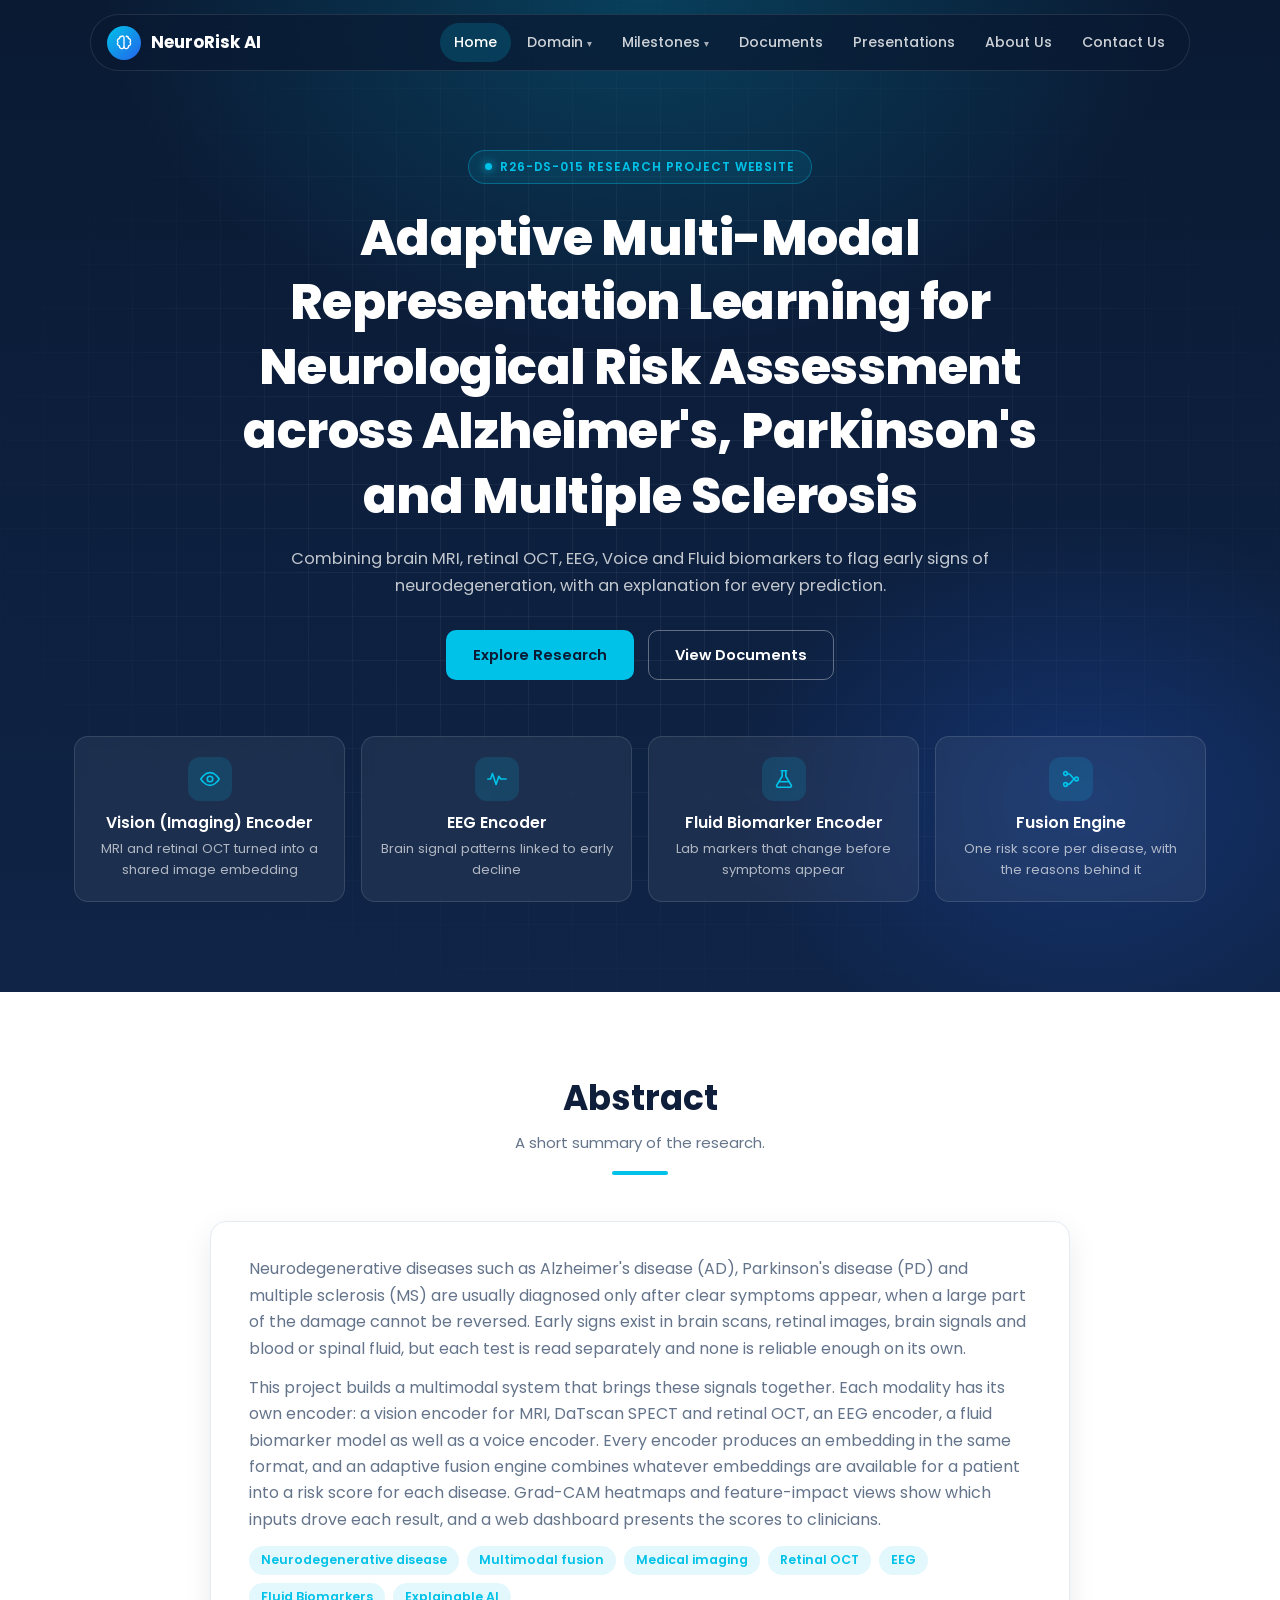
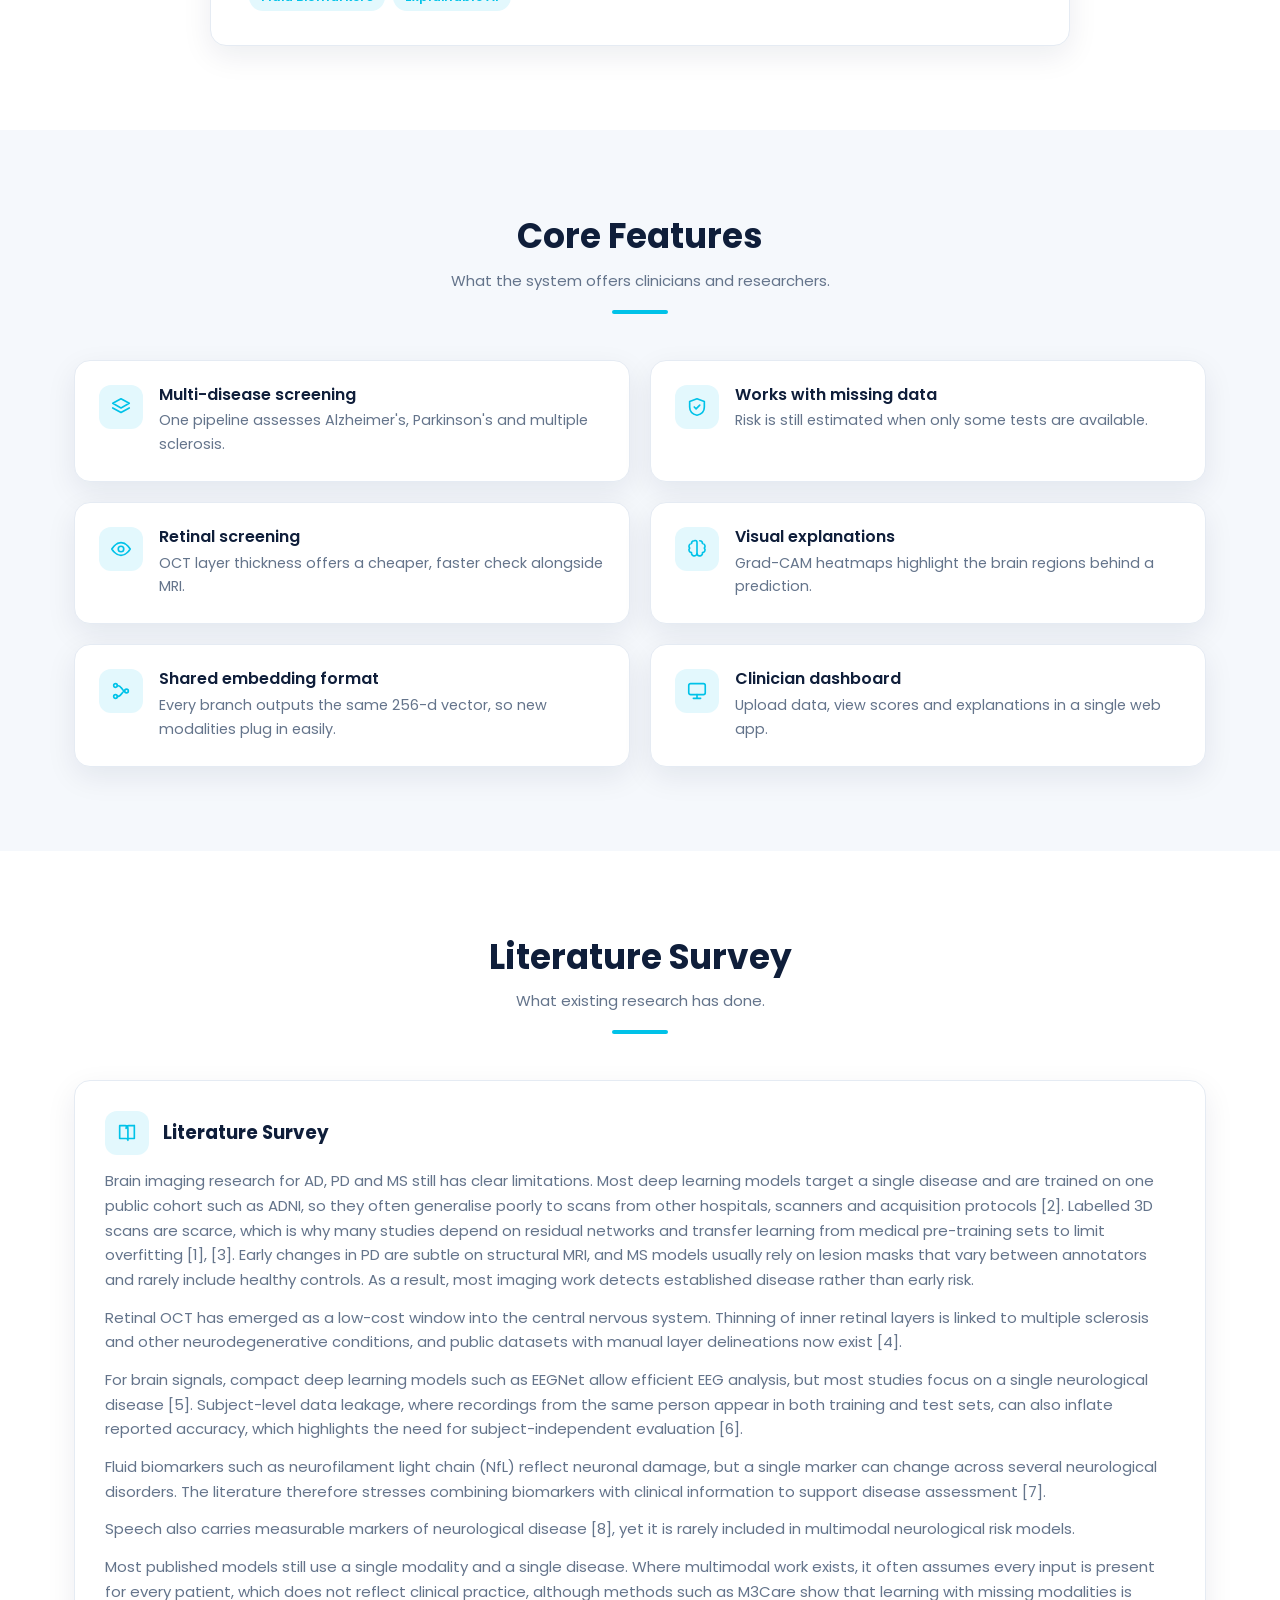
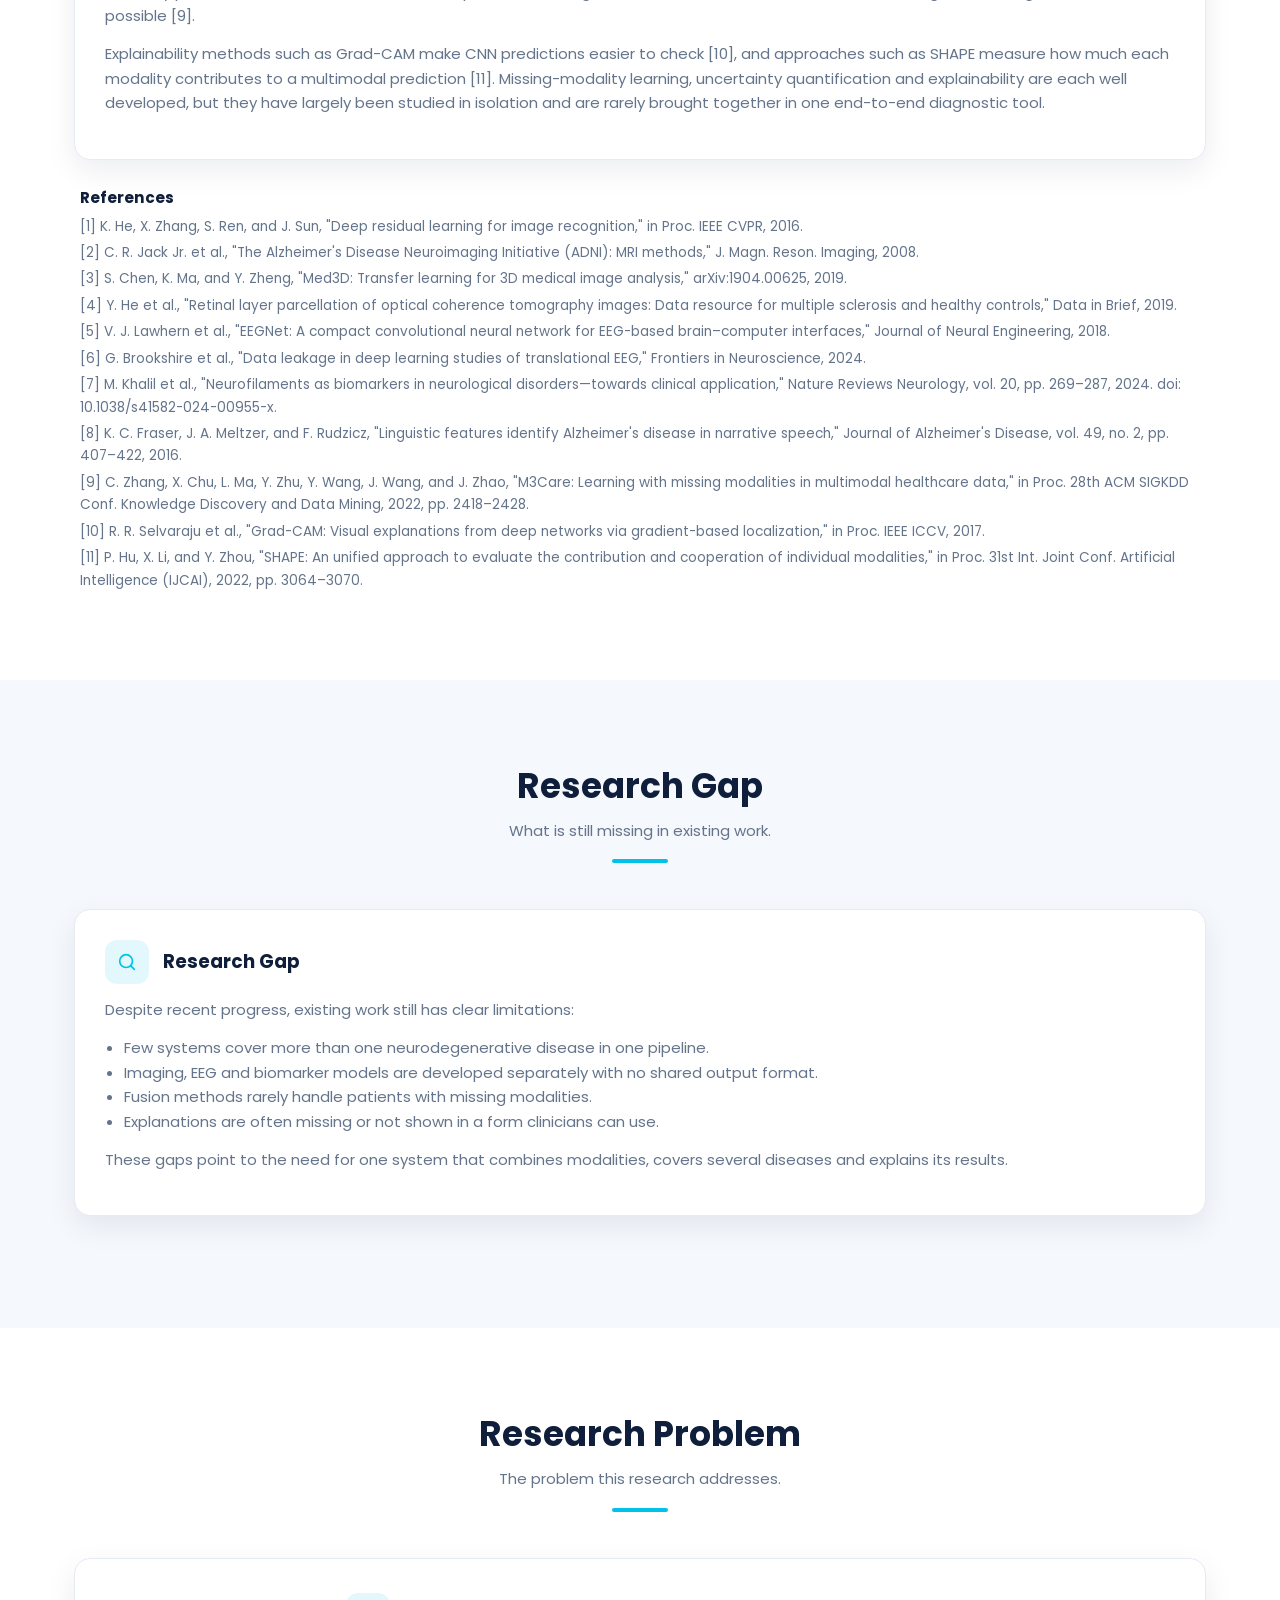
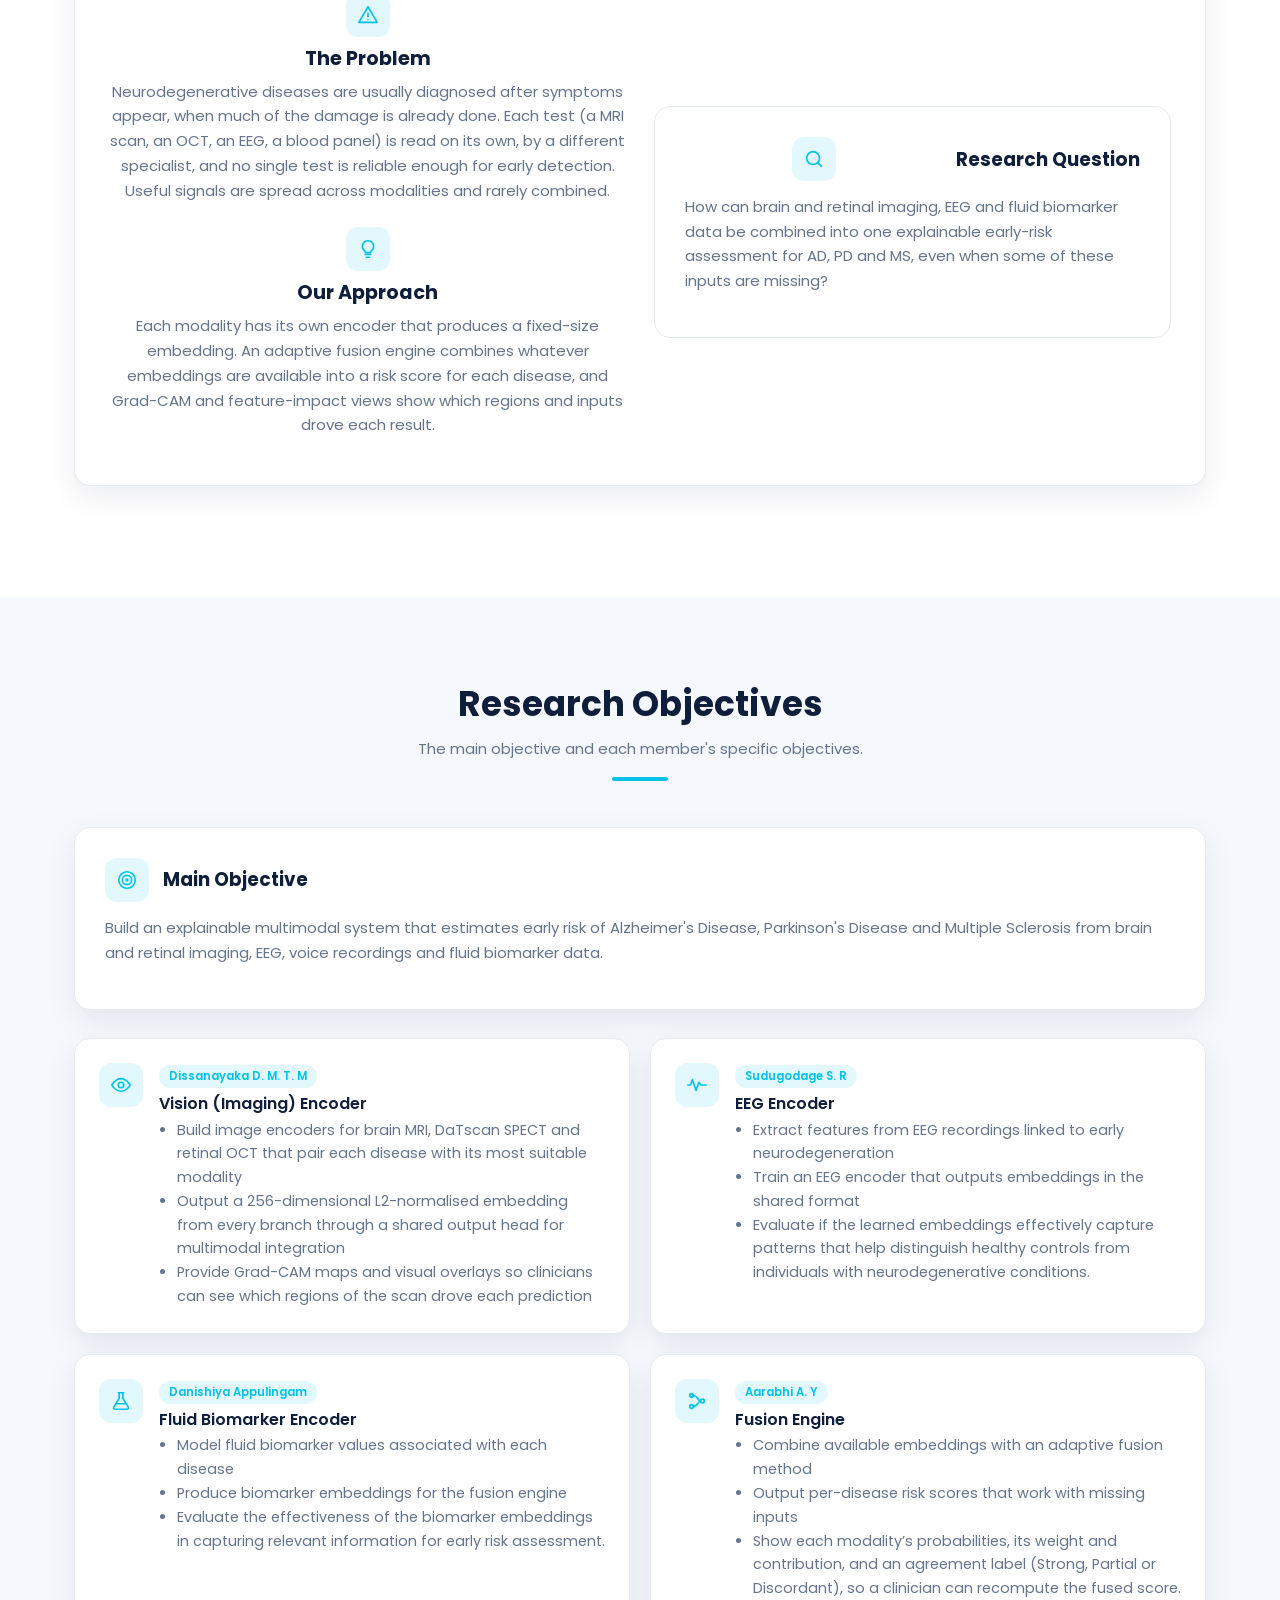
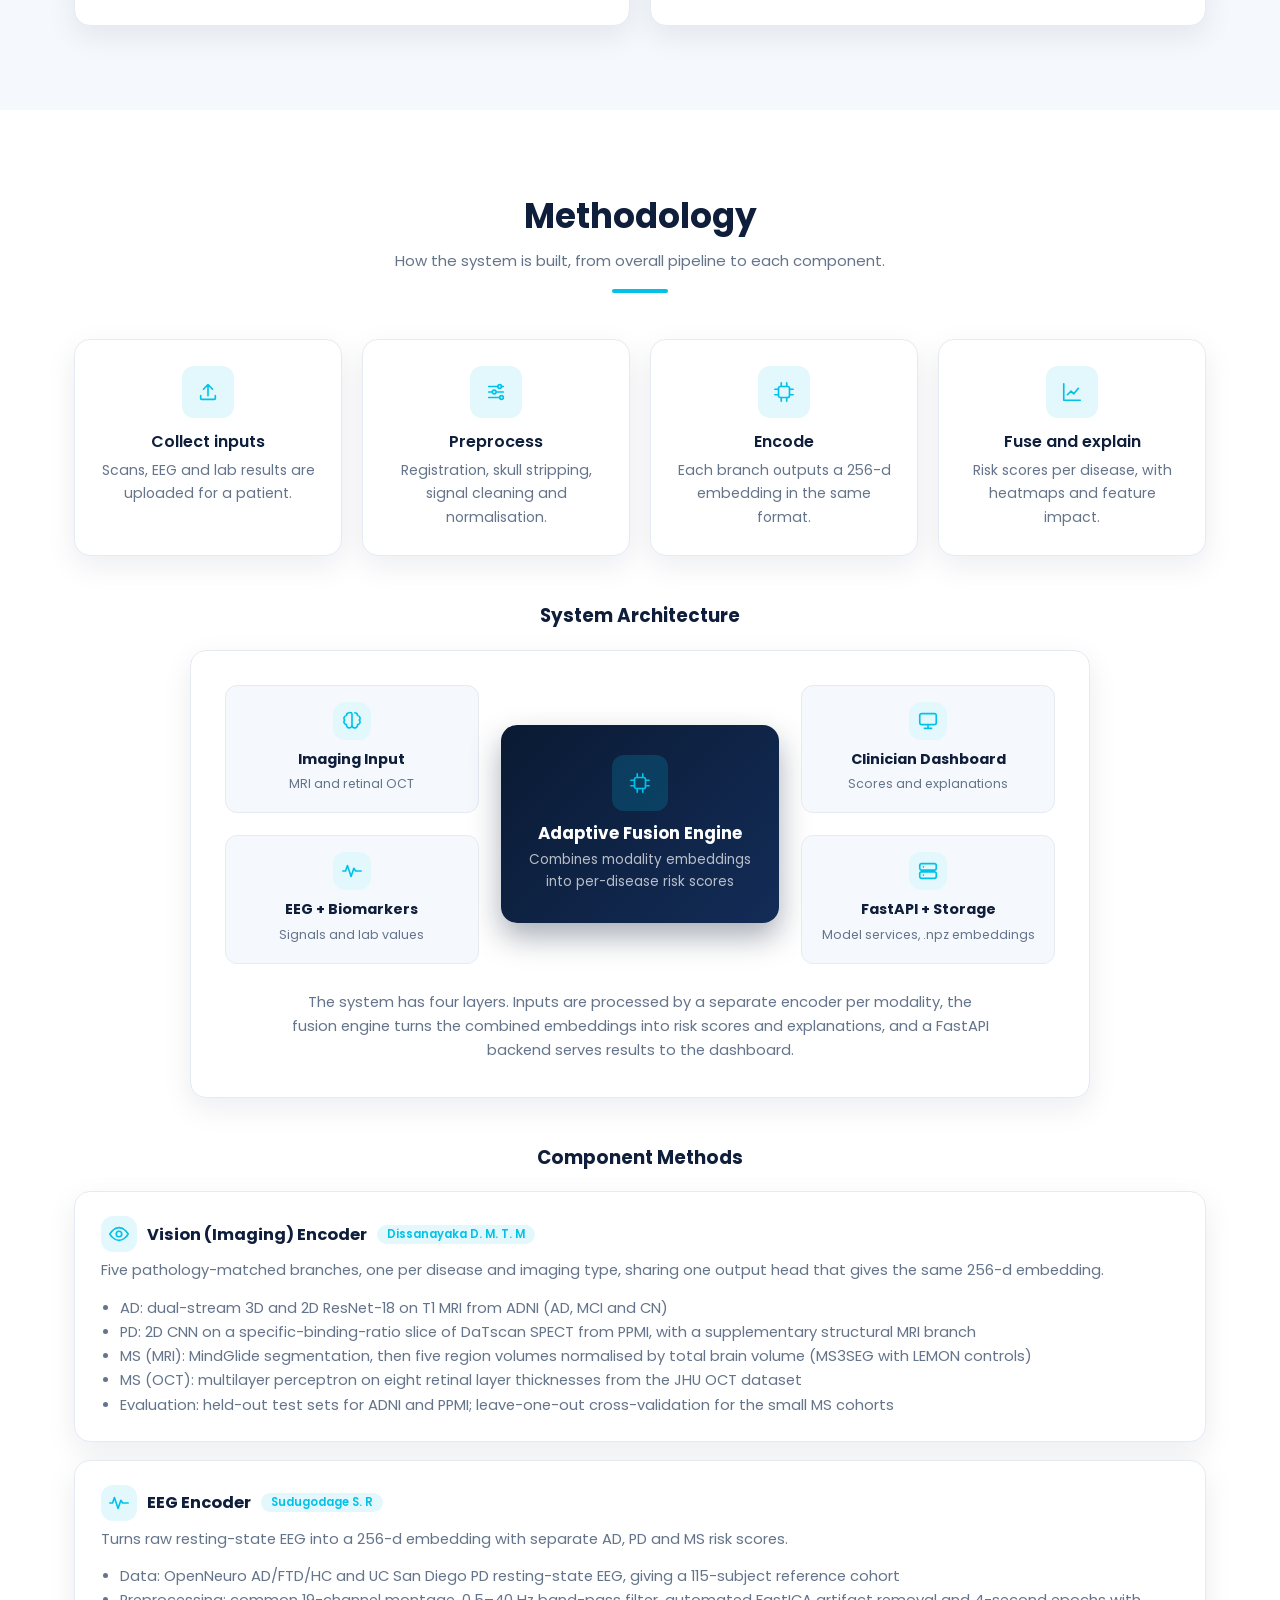
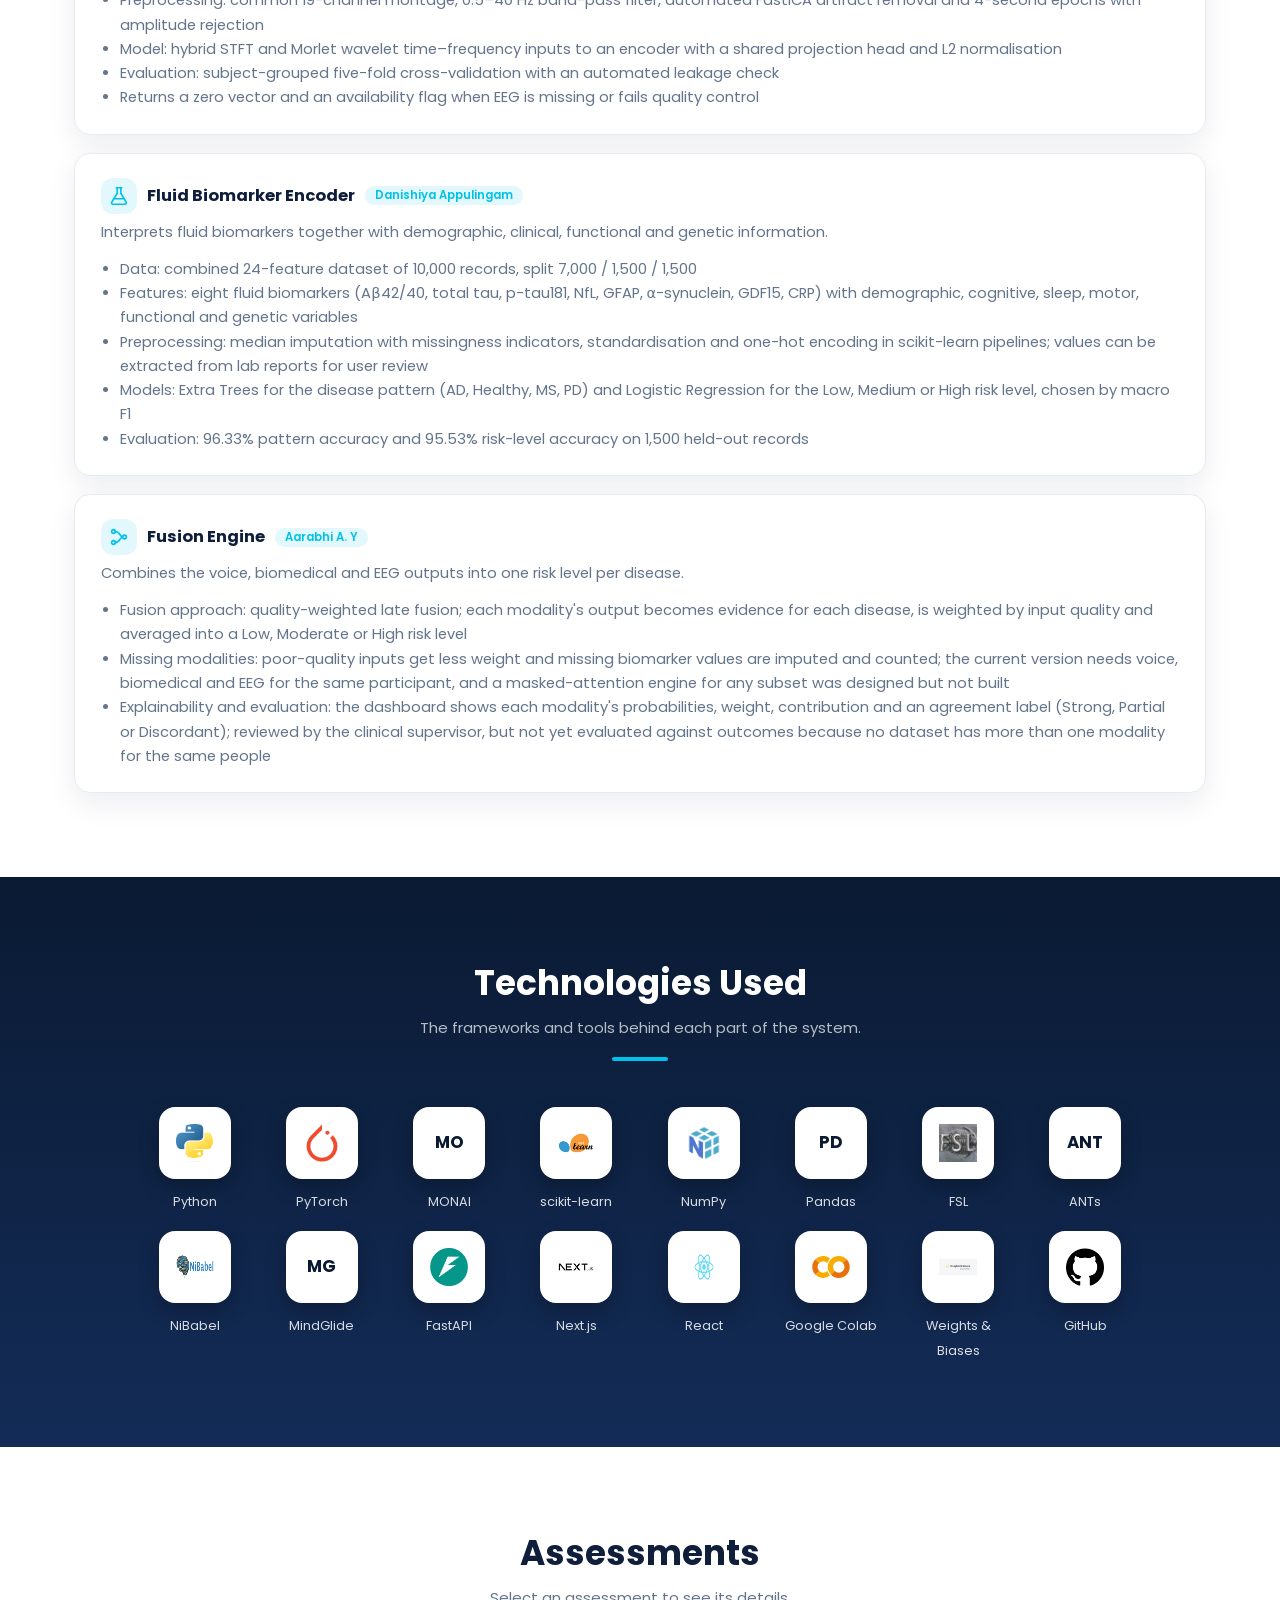
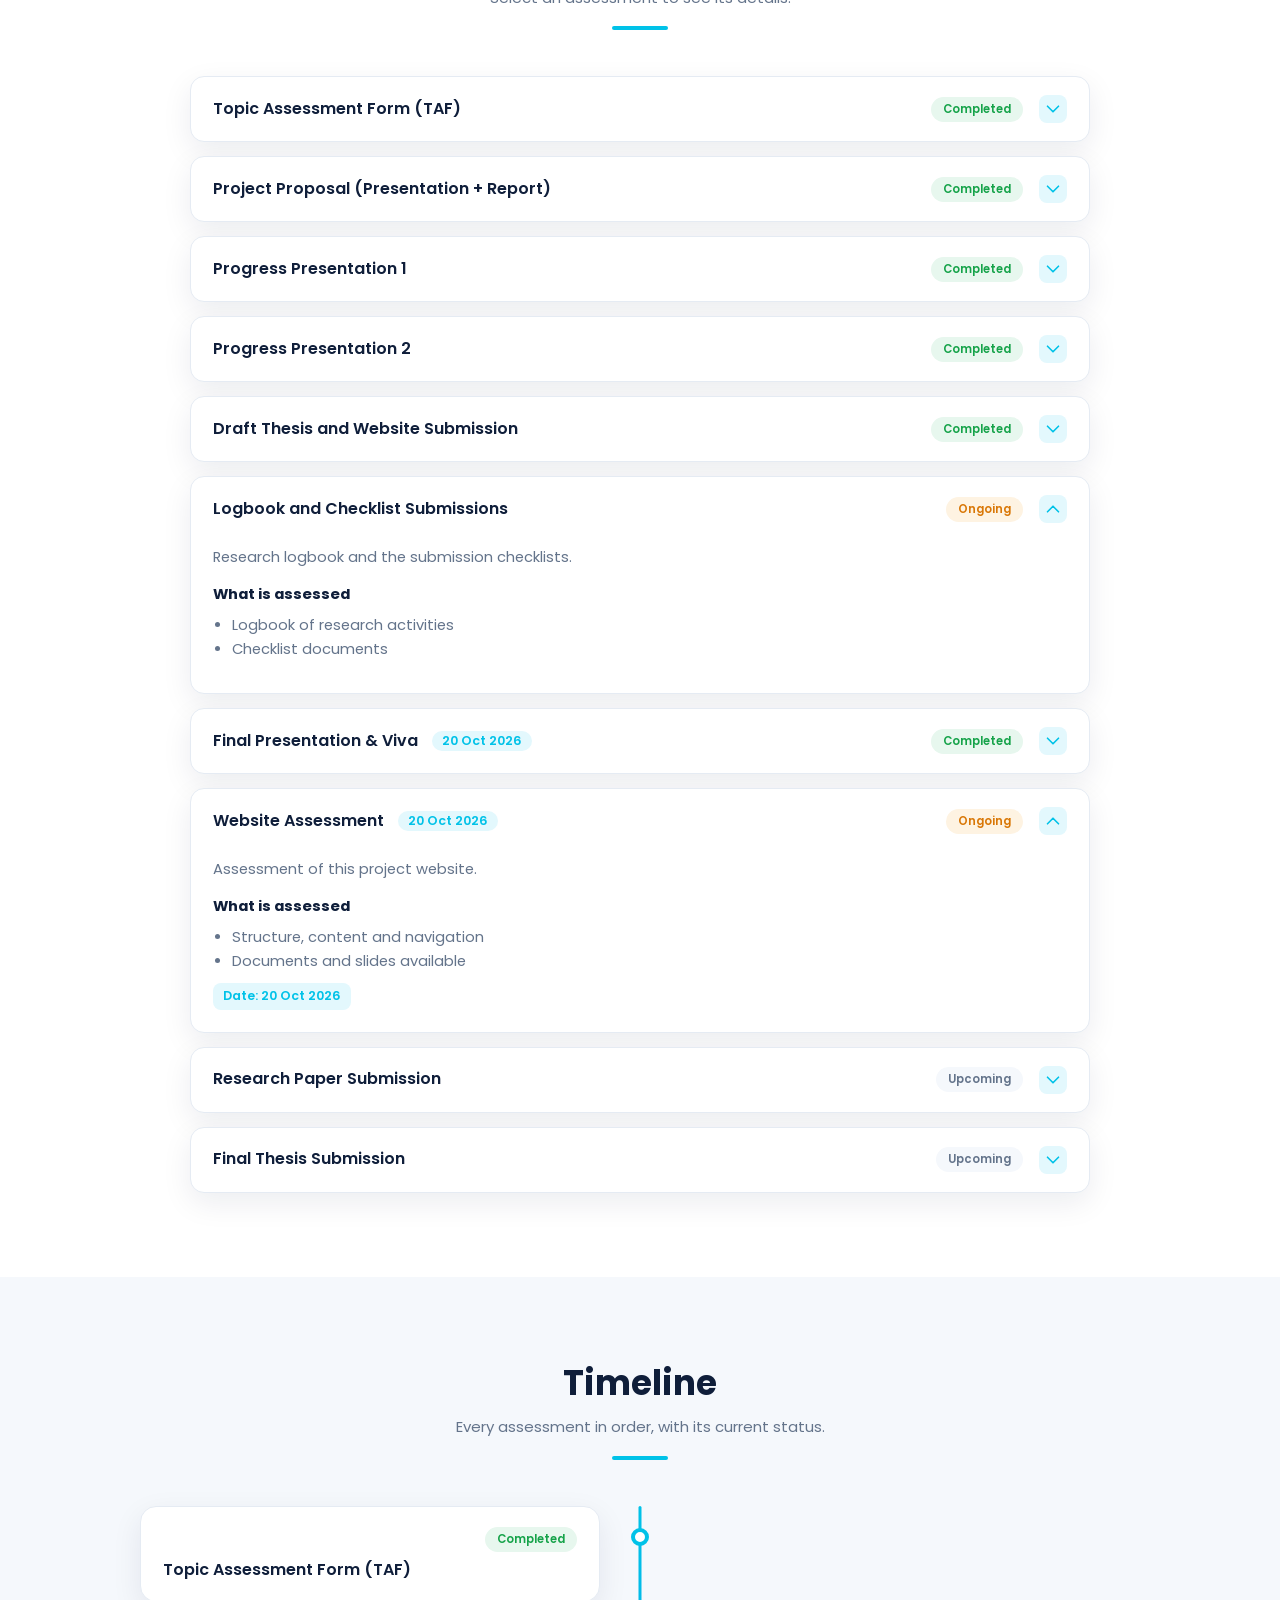
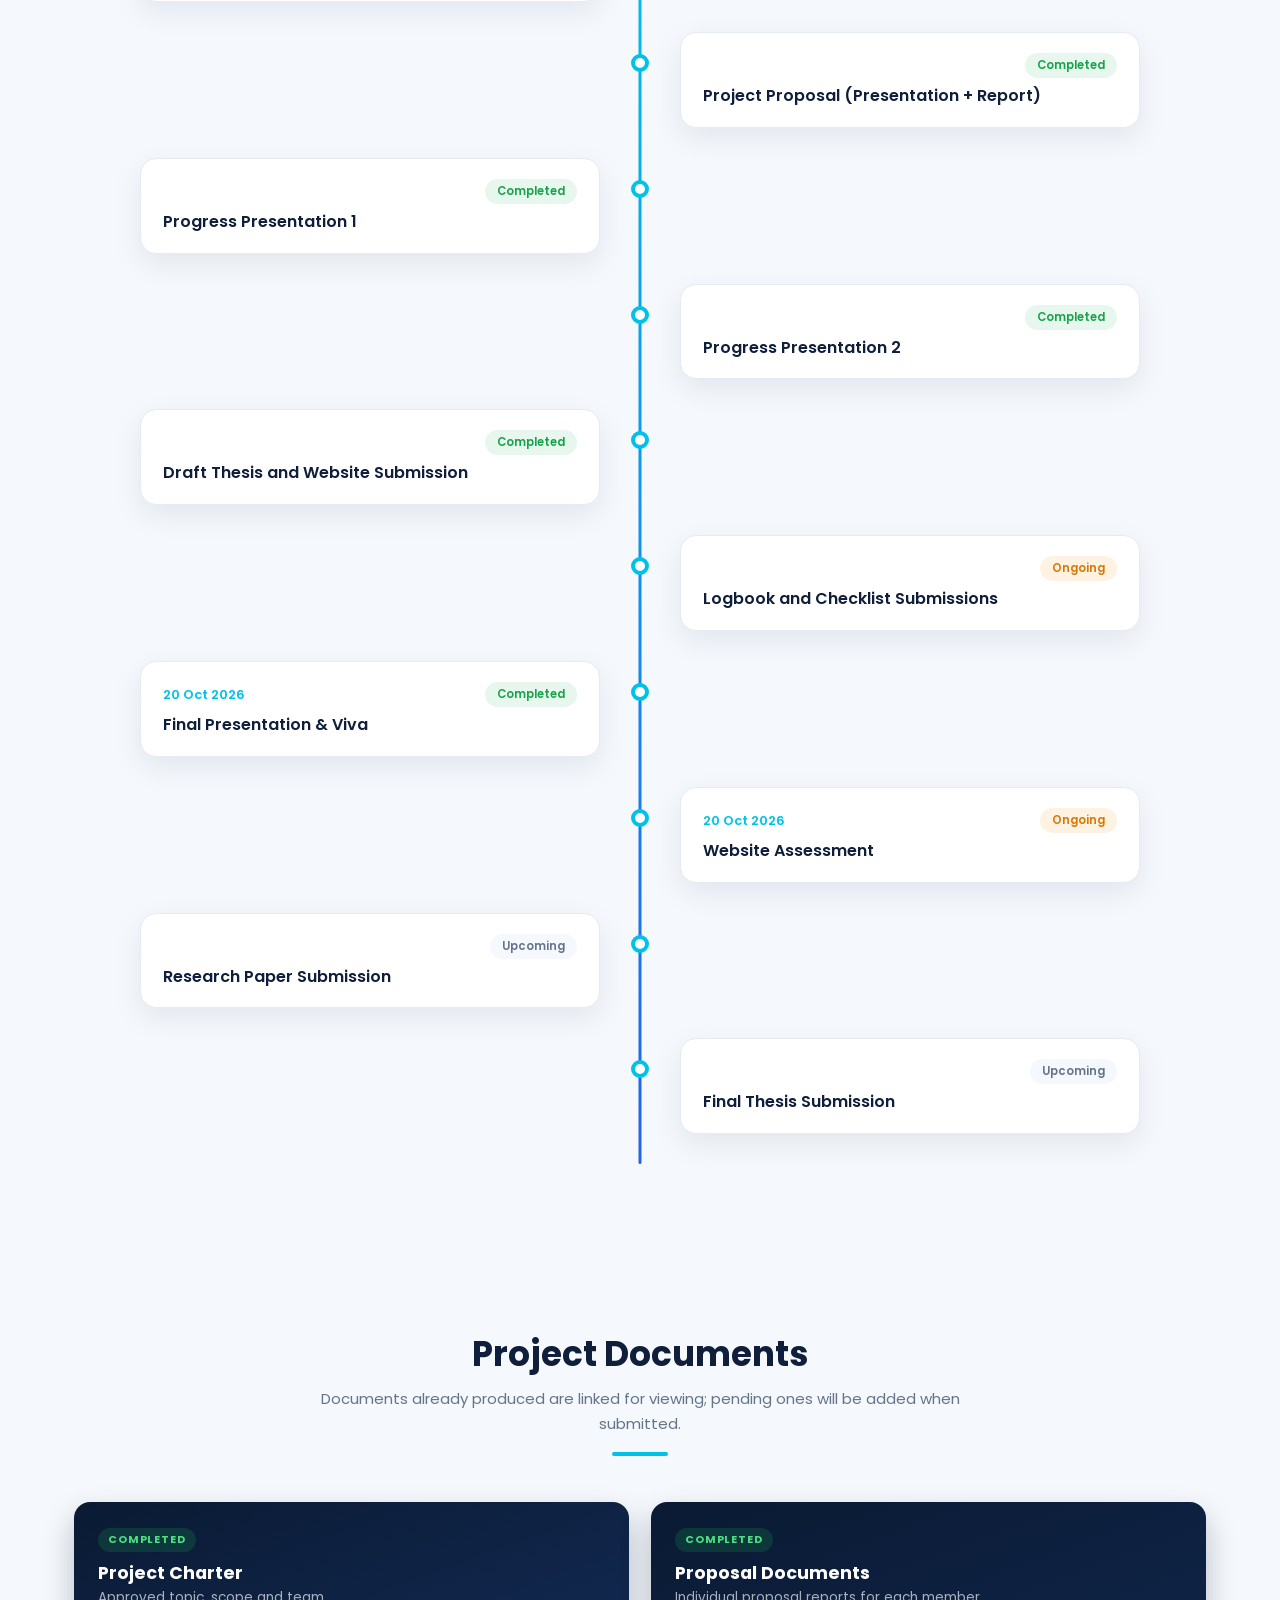
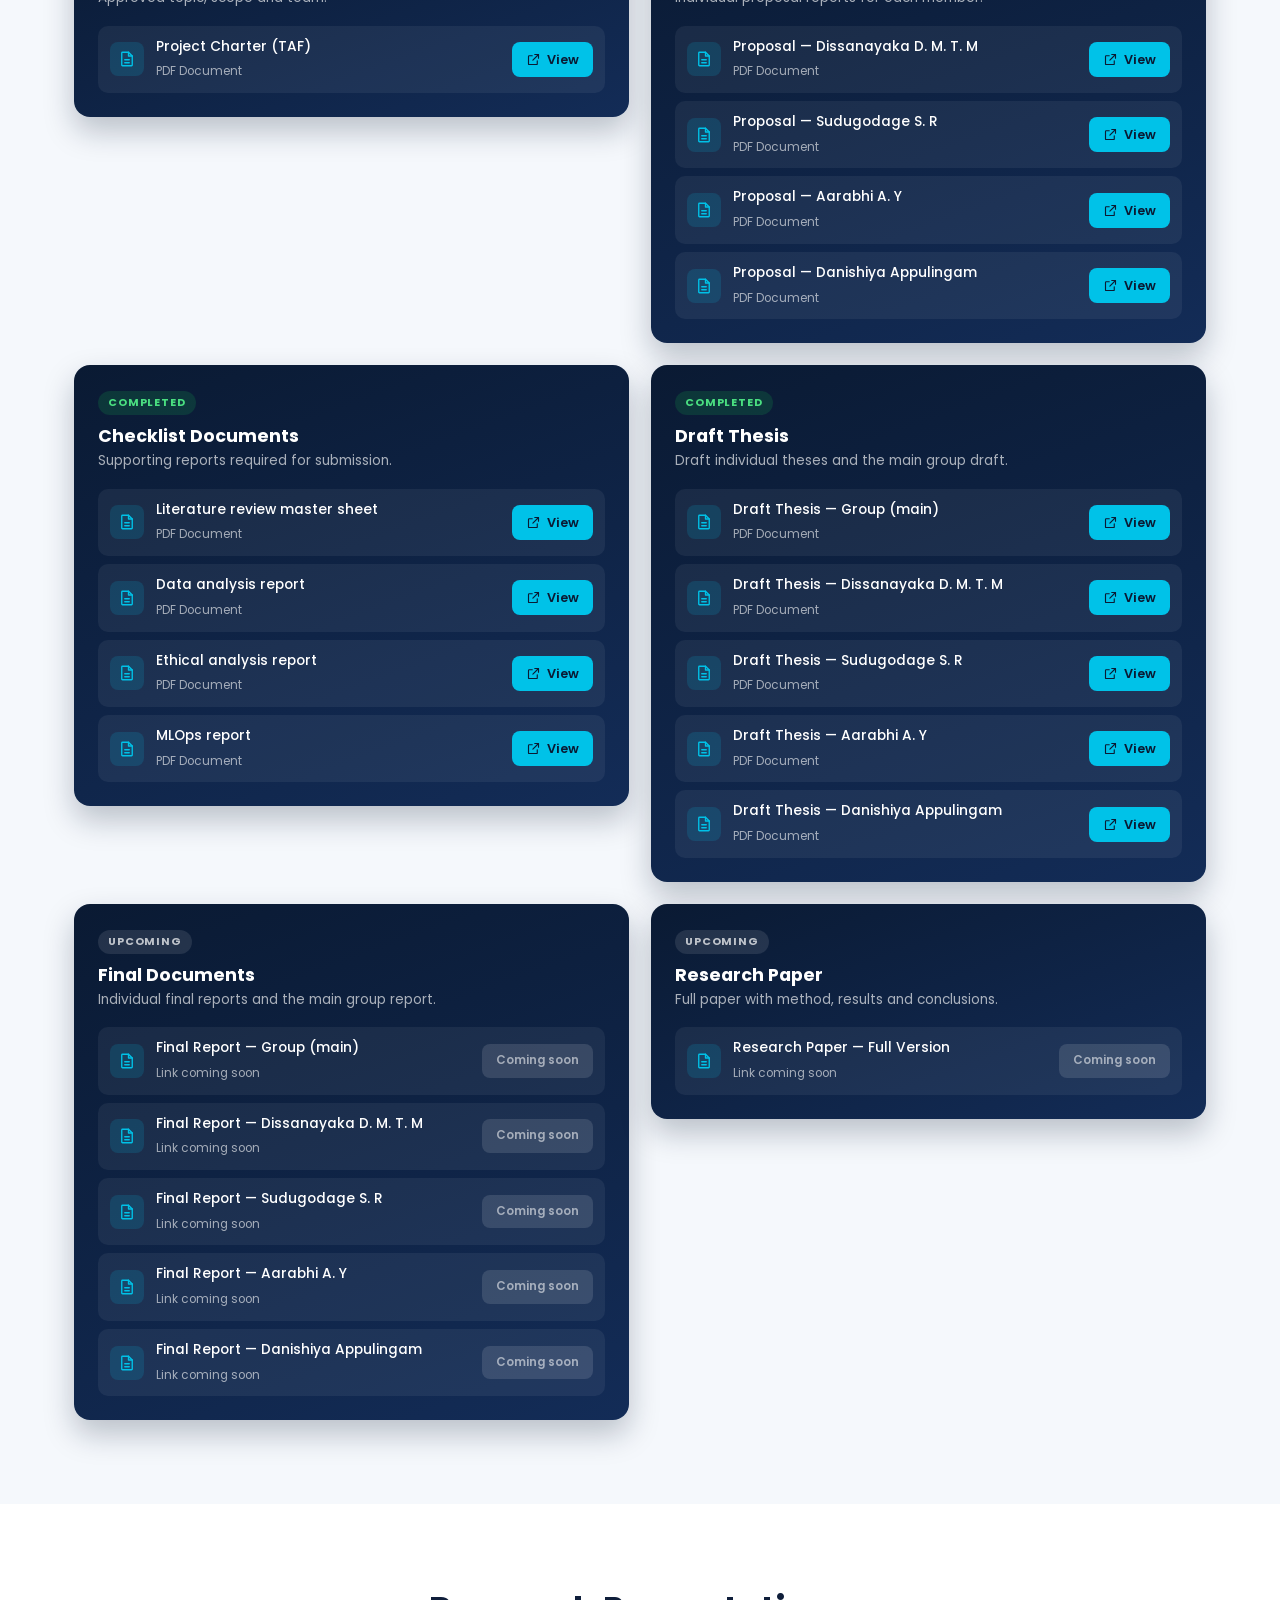
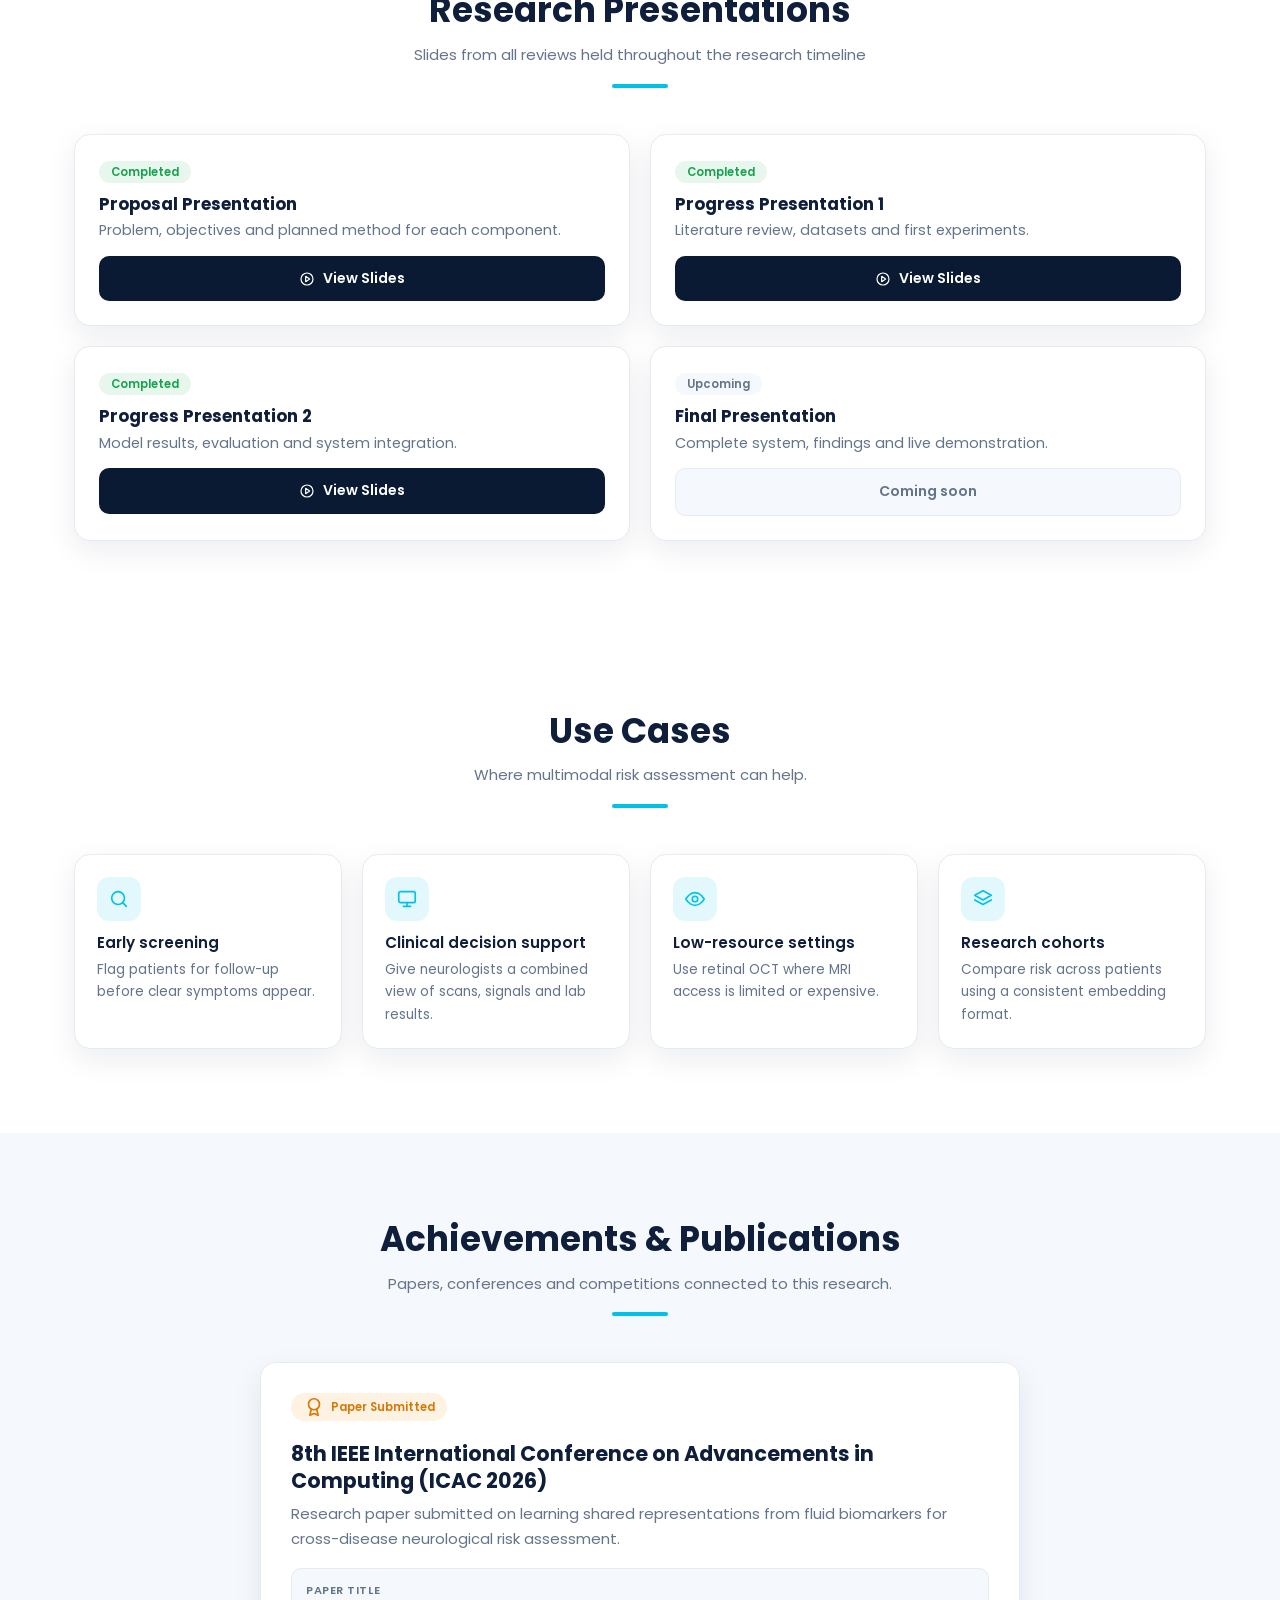
<file: index.html>
<!DOCTYPE html>
<html lang="en">
<head>
<meta charset="UTF-8">
<meta name="viewport" content="width=device-width, initial-scale=1, viewport-fit=cover">
<meta name="description" content="Multimodal AI for early risk assessment of neurodegenerative diseases — R26-DS-015 research project.">
<title>Home | NeuroRisk AI — R26-DS-015</title>
<link rel="preconnect" href="https://fonts.googleapis.com">
<link rel="preconnect" href="https://fonts.gstatic.com" crossorigin>
<link href="https://fonts.googleapis.com/css2?family=Poppins:wght@400;500;600;700;800&display=swap" rel="stylesheet">
<link rel="stylesheet" href="css/style.css">
</head>
<body>
<header class="nav"><div class="bar">
  <a class="logo" href="index.html"><span class="logo-badge"><svg class="ico" viewBox="0 0 24 24" aria-hidden="true"><path d="M9 3a3 3 0 0 0-3 3 3 3 0 0 0-2 5 3 3 0 0 0 2 5 3 3 0 0 0 6 1V5a2 2 0 0 0-3-2z"/><path d="M15 3a3 3 0 0 1 3 3 3 3 0 0 1 2 5 3 3 0 0 1-2 5 3 3 0 0 1-6 1"/></svg></span><span>NeuroRisk AI</span></a>
  <input type="checkbox" id="navToggle" aria-label="Toggle menu"><label for="navToggle" class="menu-btn">Menu</label>
  <ul id="navList"><li><a href="index.html" class="active" aria-current="page">Home</a></li><li class="has-dd"><a href="domain.html" aria-haspopup="true">Domain<span class="caret">▾</span></a><ul class="dropdown" aria-label="Domain"><li><a href="domain.html#literature">Literature Survey</a></li><li><a href="domain.html#gap">Research Gap</a></li><li><a href="domain.html#problem">Research Problem</a></li><li><a href="domain.html#objectives">Research Objectives</a></li><li><a href="domain.html#methodology">Methodology</a></li><li><a href="domain.html#technologies">Technologies Used</a></li></ul></li><li class="has-dd"><a href="milestones.html" aria-haspopup="true">Milestones<span class="caret">▾</span></a><ul class="dropdown" aria-label="Milestones"><li><a href="milestones.html#taf">Topic Assessment Form (TAF)</a></li><li><a href="milestones.html#proposal">Project Proposal (Presentation + Report)</a></li><li><a href="milestones.html#pp1">Progress Presentation 1</a></li><li><a href="milestones.html#pp2">Progress Presentation 2</a></li><li><a href="milestones.html#draft-thesis">Draft Thesis and Website Submission</a></li><li><a href="milestones.html#logbook">Logbook and Checklist Submissions</a></li><li><a href="milestones.html#final">Final Presentation &amp; Viva</a></li><li><a href="milestones.html#website">Website Assessment</a></li><li><a href="milestones.html#paper">Research Paper Submission</a></li><li><a href="milestones.html#final-thesis">Final Thesis Submission</a></li></ul></li><li><a href="documents.html">Documents</a></li><li><a href="presentations.html">Presentations</a></li><li><a href="about.html">About Us</a></li><li><a href="contact.html">Contact Us</a></li></ul>
</div></header>
<main>

<div data-nav="index.html"><section class="hero" id="home"><div class="wrap">
  <span class="pill">R26-DS-015 Research Project Website</span>
  <h1>Adaptive Multi-Modal Representation Learning for Neurological Risk Assessment across Alzheimer&#x27;s, Parkinson&#x27;s and Multiple Sclerosis</h1>
  <p class="lede">Combining brain MRI, retinal OCT, EEG, Voice and Fluid biomarkers to flag early signs of neurodegeneration, with an explanation for every prediction.</p>
  <div class="hero-actions"><a class="btn btn-cyan" href="domain.html">Explore Research</a><a class="btn btn-outline" href="documents.html">View Documents</a></div>
  <div class="hero-cards"><div class="hero-card"><div class="ic"><svg class="ico" viewBox="0 0 24 24" aria-hidden="true"><path d="M2 12s4-7 10-7 10 7 10 7-4 7-10 7S2 12 2 12z"/><circle cx="12" cy="12" r="3"/></svg></div><h3>Vision (Imaging) Encoder</h3><p>MRI and retinal OCT turned into a shared image embedding</p></div><div class="hero-card"><div class="ic"><svg class="ico" viewBox="0 0 24 24" aria-hidden="true"><path d="M2 12h3l2-6 4 12 3-9 2 3h6"/></svg></div><h3>EEG Encoder</h3><p>Brain signal patterns linked to early decline</p></div><div class="hero-card"><div class="ic"><svg class="ico" viewBox="0 0 24 24" aria-hidden="true"><path d="M9 3h6"/><path d="M10 3v6L4 19a1.5 1.5 0 0 0 1.3 2h13.4a1.5 1.5 0 0 0 1.3-2L14 9V3"/><path d="M7 15h10"/></svg></div><h3>Fluid Biomarker Encoder</h3><p>Lab markers that change before symptoms appear</p></div><div class="hero-card"><div class="ic"><svg class="ico" viewBox="0 0 24 24" aria-hidden="true"><circle cx="6" cy="6" r="2"/><circle cx="6" cy="18" r="2"/><circle cx="18" cy="12" r="2"/><path d="M8 6c5 0 5 6 8 6M8 18c5 0 5-6 8-6"/></svg></div><h3>Fusion Engine</h3><p>One risk score per disease, with the reasons behind it</p></div></div>
</div></section>
<section class="sec " id="abstract"><div class="wrap">
<div class="sec-head"><h2>Abstract</h2><p>A short summary of the research.</p></div>
<div class="card abstract"><p>Neurodegenerative diseases such as Alzheimer&#x27;s disease (AD), Parkinson&#x27;s disease (PD) and multiple sclerosis (MS) are usually diagnosed only after clear symptoms appear, when a large part of the damage cannot be reversed. Early signs exist in brain scans, retinal images, brain signals and blood or spinal fluid, but each test is read separately and none is reliable enough on its own.</p><p>This project builds a multimodal system that brings these signals together. Each modality has its own encoder: a vision encoder for MRI, DaTscan SPECT and retinal OCT, an EEG encoder, a fluid biomarker model as well as a voice encoder. Every encoder produces an embedding in the same format, and an adaptive fusion engine combines whatever embeddings are available for a patient into a risk score for each disease. Grad-CAM heatmaps and feature-impact views show which inputs drove each result, and a web dashboard presents the scores to clinicians.</p><div class="kw"><span>Neurodegenerative disease</span><span>Multimodal fusion</span><span>Medical imaging</span><span>Retinal OCT</span><span>EEG</span><span>Fluid Biomarkers</span><span>Explainable AI</span></div></div>
</div></section><section class="sec soft"><div class="wrap">
<div class="sec-head"><h2>Core Features</h2><p>What the system offers clinicians and researchers.</p></div>
<div class="grid2"><div class="card feat"><div class="icon-box"><svg class="ico" viewBox="0 0 24 24" aria-hidden="true"><path d="m12 3 9 5-9 5-9-5 9-5z"/><path d="m3 13 9 5 9-5"/></svg></div><div><h4>Multi-disease screening</h4><p>One pipeline assesses Alzheimer&#x27;s, Parkinson&#x27;s and multiple sclerosis.</p></div></div><div class="card feat"><div class="icon-box"><svg class="ico" viewBox="0 0 24 24" aria-hidden="true"><path d="M12 3 4 6v6c0 5 3.5 8 8 9 4.5-1 8-4 8-9V6l-8-3z"/><path d="m9 12 2 2 4-4"/></svg></div><div><h4>Works with missing data</h4><p>Risk is still estimated when only some tests are available.</p></div></div><div class="card feat"><div class="icon-box"><svg class="ico" viewBox="0 0 24 24" aria-hidden="true"><path d="M2 12s4-7 10-7 10 7 10 7-4 7-10 7S2 12 2 12z"/><circle cx="12" cy="12" r="3"/></svg></div><div><h4>Retinal screening</h4><p>OCT layer thickness offers a cheaper, faster check alongside MRI.</p></div></div><div class="card feat"><div class="icon-box"><svg class="ico" viewBox="0 0 24 24" aria-hidden="true"><path d="M9 3a3 3 0 0 0-3 3 3 3 0 0 0-2 5 3 3 0 0 0 2 5 3 3 0 0 0 6 1V5a2 2 0 0 0-3-2z"/><path d="M15 3a3 3 0 0 1 3 3 3 3 0 0 1 2 5 3 3 0 0 1-2 5 3 3 0 0 1-6 1"/></svg></div><div><h4>Visual explanations</h4><p>Grad-CAM heatmaps highlight the brain regions behind a prediction.</p></div></div><div class="card feat"><div class="icon-box"><svg class="ico" viewBox="0 0 24 24" aria-hidden="true"><circle cx="6" cy="6" r="2"/><circle cx="6" cy="18" r="2"/><circle cx="18" cy="12" r="2"/><path d="M8 6c5 0 5 6 8 6M8 18c5 0 5-6 8-6"/></svg></div><div><h4>Shared embedding format</h4><p>Every branch outputs the same 256-d vector, so new modalities plug in easily.</p></div></div><div class="card feat"><div class="icon-box"><svg class="ico" viewBox="0 0 24 24" aria-hidden="true"><rect x="3" y="4" width="18" height="12" rx="2"/><path d="M8 20h8M12 16v4"/></svg></div><div><h4>Clinician dashboard</h4><p>Upload data, view scores and explanations in a single web app.</p></div></div></div>
</div></section></div><div data-nav="domain.html"><section class="sec " id="literature"><div class="wrap">
<div class="sec-head"><h2>Literature Survey</h2><p>What existing research has done.</p></div>
<div class="card block-card"><div class="bh"><div class="icon-box"><svg class="ico" viewBox="0 0 24 24" aria-hidden="true"><path d="M4 4h6a3 3 0 0 1 3 3v13a2 2 0 0 0-2-2H4z"/><path d="M20 4h-6a3 3 0 0 0-3 3"/><path d="M20 4v14h-7"/></svg></div><h3>Literature Survey</h3></div><p>Brain imaging research for AD, PD and MS still has clear limitations. Most deep learning models target a single disease and are trained on one public cohort such as ADNI, so they often generalise poorly to scans from other hospitals, scanners and acquisition protocols [2]. Labelled 3D scans are scarce, which is why many studies depend on residual networks and transfer learning from medical pre-training sets to limit overfitting [1], [3]. Early changes in PD are subtle on structural MRI, and MS models usually rely on lesion masks that vary between annotators and rarely include healthy controls. As a result, most imaging work detects established disease rather than early risk.</p><p>Retinal OCT has emerged as a low-cost window into the central nervous system. Thinning of inner retinal layers is linked to multiple sclerosis and other neurodegenerative conditions, and public datasets with manual layer delineations now exist [4].</p><p>For brain signals, compact deep learning models such as EEGNet allow efficient EEG analysis, but most studies focus on a single neurological disease [5]. Subject-level data leakage, where recordings from the same person appear in both training and test sets, can also inflate reported accuracy, which highlights the need for subject-independent evaluation [6].</p><p>Fluid biomarkers such as neurofilament light chain (NfL) reflect neuronal damage, but a single marker can change across several neurological disorders. The literature therefore stresses combining biomarkers with clinical information to support disease assessment [7].</p><p>Speech also carries measurable markers of neurological disease [8], yet it is rarely included in multimodal neurological risk models.</p><p>Most published models still use a single modality and a single disease. Where multimodal work exists, it often assumes every input is present for every patient, which does not reflect clinical practice, although methods such as M3Care show that learning with missing modalities is possible [9].</p><p>Explainability methods such as Grad-CAM make CNN predictions easier to check [10], and approaches such as SHAPE measure how much each modality contributes to a multimodal prediction [11]. Missing-modality learning, uncertainty quantification and explainability are each well developed, but they have largely been studied in isolation and are rarely brought together in one end-to-end diagnostic tool.</p></div><div class="refs"><h4>References</h4><p>[1] K. He, X. Zhang, S. Ren, and J. Sun, &quot;Deep residual learning for image recognition,&quot; in Proc. IEEE CVPR, 2016.</p><p>[2] C. R. Jack Jr. et al., &quot;The Alzheimer&#x27;s Disease Neuroimaging Initiative (ADNI): MRI methods,&quot; J. Magn. Reson. Imaging, 2008.</p><p>[3] S. Chen, K. Ma, and Y. Zheng, &quot;Med3D: Transfer learning for 3D medical image analysis,&quot; arXiv:1904.00625, 2019.</p><p>[4] Y. He et al., &quot;Retinal layer parcellation of optical coherence tomography images: Data resource for multiple sclerosis and healthy controls,&quot; Data in Brief, 2019.</p><p>[5] V. J. Lawhern et al., &quot;EEGNet: A compact convolutional neural network for EEG-based brain–computer interfaces,&quot; Journal of Neural Engineering, 2018.</p><p>[6] G. Brookshire et al., &quot;Data leakage in deep learning studies of translational EEG,&quot; Frontiers in Neuroscience, 2024.</p><p>[7] M. Khalil et al., &quot;Neurofilaments as biomarkers in neurological disorders—towards clinical application,&quot; Nature Reviews Neurology, vol. 20, pp. 269–287, 2024. doi: 10.1038/s41582-024-00955-x.</p><p>[8] K. C. Fraser, J. A. Meltzer, and F. Rudzicz, &quot;Linguistic features identify Alzheimer&#x27;s disease in narrative speech,&quot; Journal of Alzheimer&#x27;s Disease, vol. 49, no. 2, pp. 407–422, 2016.</p><p>[9] C. Zhang, X. Chu, L. Ma, Y. Zhu, Y. Wang, J. Wang, and J. Zhao, &quot;M3Care: Learning with missing modalities in multimodal healthcare data,&quot; in Proc. 28th ACM SIGKDD Conf. Knowledge Discovery and Data Mining, 2022, pp. 2418–2428.</p><p>[10] R. R. Selvaraju et al., &quot;Grad-CAM: Visual explanations from deep networks via gradient-based localization,&quot; in Proc. IEEE ICCV, 2017.</p><p>[11] P. Hu, X. Li, and Y. Zhou, &quot;SHAPE: An unified approach to evaluate the contribution and cooperation of individual modalities,&quot; in Proc. 31st Int. Joint Conf. Artificial Intelligence (IJCAI), 2022, pp. 3064–3070.</p></div>
</div></section><section class="sec soft" id="gap"><div class="wrap">
<div class="sec-head"><h2>Research Gap</h2><p>What is still missing in existing work.</p></div>
<div class="card block-card"><div class="bh"><div class="icon-box"><svg class="ico" viewBox="0 0 24 24" aria-hidden="true"><circle cx="11" cy="11" r="7"/><path d="m20 20-4-4"/></svg></div><h3>Research Gap</h3></div><p>Despite recent progress, existing work still has clear limitations:</p><ul><li>Few systems cover more than one neurodegenerative disease in one pipeline.</li><li>Imaging, EEG and biomarker models are developed separately with no shared output format.</li><li>Fusion methods rarely handle patients with missing modalities.</li><li>Explanations are often missing or not shown in a form clinicians can use.</li></ul><p>These gaps point to the need for one system that combines modalities, covers several diseases and explains its results.</p></div>
</div></section><section class="sec " id="problem"><div class="wrap">
<div class="sec-head"><h2>Research Problem</h2><p>The problem this research addresses.</p></div>
<div class="card ps"><div class="txt"><div><div class="icon-box"><svg class="ico" viewBox="0 0 24 24" aria-hidden="true"><path d="M12 3 2 20h20L12 3z"/><path d="M12 10v4M12 17h0"/></svg></div><h3>The Problem</h3><p>Neurodegenerative diseases are usually diagnosed after symptoms appear, when much of the damage is already done. Each test (a MRI scan, an OCT, an EEG, a blood panel) is read on its own, by a different specialist, and no single test is reliable enough for early detection. Useful signals are spread across modalities and rarely combined.</p></div><div><div class="icon-box"><svg class="ico" viewBox="0 0 24 24" aria-hidden="true"><path d="M9 18h6M10 21h4"/><path d="M12 3a6 6 0 0 0-4 10.5c.7.7 1 1.5 1 2.5h6c0-1 .3-1.8 1-2.5A6 6 0 0 0 12 3z"/></svg></div><h3>Our Approach</h3><p>Each modality has its own encoder that produces a fixed-size embedding. An adaptive fusion engine combines whatever embeddings are available into a risk score for each disease, and Grad-CAM and feature-impact views show which regions and inputs drove each result.</p></div></div><div class="card block-card" style="box-shadow:none;margin:0"><div class="bh"><div class="icon-box"><svg class="ico" viewBox="0 0 24 24" aria-hidden="true"><circle cx="11" cy="11" r="7"/><path d="m20 20-4-4"/></svg></div><h3>Research Question</h3></div><p>How can brain and retinal imaging, EEG and fluid biomarker data be combined into one explainable early-risk assessment for AD, PD and MS, even when some of these inputs are missing?</p></div></div>
</div></section><section class="sec soft" id="objectives"><div class="wrap">
<div class="sec-head"><h2>Research Objectives</h2><p>The main objective and each member&#x27;s specific objectives.</p></div>
<div class="card block-card"><div class="bh"><div class="icon-box"><svg class="ico" viewBox="0 0 24 24" aria-hidden="true"><circle cx="12" cy="12" r="9"/><circle cx="12" cy="12" r="5"/><circle cx="12" cy="12" r="1"/></svg></div><h3>Main Objective</h3></div><p>Build an explainable multimodal system that estimates early risk of Alzheimer&#x27;s Disease, Parkinson&#x27;s Disease and Multiple Sclerosis from brain and retinal imaging, EEG, voice recordings and fluid biomarker data.</p></div><div class="grid2"><div class="card feat"><div class="icon-box"><svg class="ico" viewBox="0 0 24 24" aria-hidden="true"><path d="M2 12s4-7 10-7 10 7 10 7-4 7-10 7S2 12 2 12z"/><circle cx="12" cy="12" r="3"/></svg></div><div><span class="who">Dissanayaka D. M. T. M</span><h4>Vision (Imaging) Encoder</h4><ul><li>Build image encoders for brain MRI, DaTscan SPECT and retinal OCT that pair each disease with its most suitable modality</li><li>Output a 256-dimensional L2-normalised embedding from every branch through a shared output head for multimodal integration</li><li>Provide Grad-CAM maps and visual overlays so clinicians can see which regions of the scan drove each prediction</li></ul></div></div><div class="card feat"><div class="icon-box"><svg class="ico" viewBox="0 0 24 24" aria-hidden="true"><path d="M2 12h3l2-6 4 12 3-9 2 3h6"/></svg></div><div><span class="who">Sudugodage S. R</span><h4>EEG Encoder</h4><ul><li>Extract features from EEG recordings linked to early neurodegeneration</li><li>Train an EEG encoder that outputs embeddings in the shared format</li><li>Evaluate if the learned embeddings effectively capture patterns that help distinguish healthy controls from individuals with neurodegenerative conditions.</li></ul></div></div><div class="card feat"><div class="icon-box"><svg class="ico" viewBox="0 0 24 24" aria-hidden="true"><path d="M9 3h6"/><path d="M10 3v6L4 19a1.5 1.5 0 0 0 1.3 2h13.4a1.5 1.5 0 0 0 1.3-2L14 9V3"/><path d="M7 15h10"/></svg></div><div><span class="who">Danishiya Appulingam</span><h4>Fluid Biomarker Encoder</h4><ul><li>Model fluid biomarker values associated with each disease</li><li>Produce biomarker embeddings for the fusion engine</li><li>Evaluate the effectiveness of the biomarker embeddings in capturing relevant information for early risk assessment.</li></ul></div></div><div class="card feat"><div class="icon-box"><svg class="ico" viewBox="0 0 24 24" aria-hidden="true"><circle cx="6" cy="6" r="2"/><circle cx="6" cy="18" r="2"/><circle cx="18" cy="12" r="2"/><path d="M8 6c5 0 5 6 8 6M8 18c5 0 5-6 8-6"/></svg></div><div><span class="who">Aarabhi A. Y</span><h4>Fusion Engine</h4><ul><li>Combine available embeddings with an adaptive fusion method</li><li>Output per-disease risk scores that work with missing inputs</li><li>Show each modality’s probabilities, its weight and contribution, and an agreement label (Strong, Partial or Discordant), so a clinician can recompute the fused score.</li></ul></div></div></div>
</div></section><section class="sec " id="methodology"><div class="wrap">
<div class="sec-head"><h2>Methodology</h2><p>How the system is built, from overall pipeline to each component.</p></div>
<div class="grid4"><div class="card step"><div class="icon-box"><svg class="ico" viewBox="0 0 24 24" aria-hidden="true"><path d="M12 16V4M7 9l5-5 5 5"/><path d="M4 16v3a1 1 0 0 0 1 1h14a1 1 0 0 0 1-1v-3"/></svg></div><h4>Collect inputs</h4><p>Scans, EEG and lab results are uploaded for a patient.</p></div><div class="card step"><div class="icon-box"><svg class="ico" viewBox="0 0 24 24" aria-hidden="true"><path d="M4 6h10M18 6h2M4 12h4M12 12h8M4 18h12"/><circle cx="16" cy="6" r="2"/><circle cx="10" cy="12" r="2"/><circle cx="18" cy="18" r="2"/></svg></div><h4>Preprocess</h4><p>Registration, skull stripping, signal cleaning and normalisation.</p></div><div class="card step"><div class="icon-box"><svg class="ico" viewBox="0 0 24 24" aria-hidden="true"><rect x="6" y="6" width="12" height="12" rx="2"/><path d="M9 2v4M15 2v4M9 18v4M15 18v4M2 9h4M2 15h4M18 9h4M18 15h4"/></svg></div><h4>Encode</h4><p>Each branch outputs a 256-d embedding in the same format.</p></div><div class="card step"><div class="icon-box"><svg class="ico" viewBox="0 0 24 24" aria-hidden="true"><path d="M3 3v18h18"/><path d="M7 15l4-4 3 3 5-6"/></svg></div><h4>Fuse and explain</h4><p>Risk scores per disease, with heatmaps and feature impact.</p></div></div><h3 class="people-title" style="margin-top:48px">System Architecture</h3><div class="card arch"><div class="arch-grid"><div class="node"><div class="icon-box"><svg class="ico" viewBox="0 0 24 24" aria-hidden="true"><path d="M9 3a3 3 0 0 0-3 3 3 3 0 0 0-2 5 3 3 0 0 0 2 5 3 3 0 0 0 6 1V5a2 2 0 0 0-3-2z"/><path d="M15 3a3 3 0 0 1 3 3 3 3 0 0 1 2 5 3 3 0 0 1-2 5 3 3 0 0 1-6 1"/></svg></div><strong>Imaging Input</strong><span>MRI and retinal OCT</span></div><div class="engine"><div class="icon-box"><svg class="ico" viewBox="0 0 24 24" aria-hidden="true"><rect x="6" y="6" width="12" height="12" rx="2"/><path d="M9 2v4M15 2v4M9 18v4M15 18v4M2 9h4M2 15h4M18 9h4M18 15h4"/></svg></div><h5>Adaptive Fusion Engine</h5><p>Combines modality embeddings into per-disease risk scores</p></div><div class="node"><div class="icon-box"><svg class="ico" viewBox="0 0 24 24" aria-hidden="true"><rect x="3" y="4" width="18" height="12" rx="2"/><path d="M8 20h8M12 16v4"/></svg></div><strong>Clinician Dashboard</strong><span>Scores and explanations</span></div><div class="node"><div class="icon-box"><svg class="ico" viewBox="0 0 24 24" aria-hidden="true"><path d="M2 12h3l2-6 4 12 3-9 2 3h6"/></svg></div><strong>EEG + Biomarkers</strong><span>Signals and lab values</span></div><div class="node"><div class="icon-box"><svg class="ico" viewBox="0 0 24 24" aria-hidden="true"><rect x="3" y="4" width="18" height="7" rx="2"/><rect x="3" y="13" width="18" height="7" rx="2"/><path d="M7 7.5h0M7 16.5h0"/></svg></div><strong>FastAPI + Storage</strong><span>Model services, .npz embeddings</span></div></div><p class="arch-text">The system has four layers. Inputs are processed by a separate encoder per modality, the fusion engine turns the combined embeddings into risk scores and explanations, and a FastAPI backend serves results to the dashboard.</p></div><h3 class="people-title" style="margin-top:48px">Component Methods</h3><div class="method"><div class="card"><h4><span class="icon-box" style="width:36px;height:36px"><svg class="ico" viewBox="0 0 24 24" aria-hidden="true"><path d="M2 12s4-7 10-7 10 7 10 7-4 7-10 7S2 12 2 12z"/><circle cx="12" cy="12" r="3"/></svg></span>Vision (Imaging) Encoder <span class="who">Dissanayaka D. M. T. M</span></h4><p>Five pathology-matched branches, one per disease and imaging type, sharing one output head that gives the same 256-d embedding.</p><ul><li>AD: dual-stream 3D and 2D ResNet-18 on T1 MRI from ADNI (AD, MCI and CN)</li><li>PD: 2D CNN on a specific-binding-ratio slice of DaTscan SPECT from PPMI, with a supplementary structural MRI branch</li><li>MS (MRI): MindGlide segmentation, then five region volumes normalised by total brain volume (MS3SEG with LEMON controls)</li><li>MS (OCT): multilayer perceptron on eight retinal layer thicknesses from the JHU OCT dataset</li><li>Evaluation: held-out test sets for ADNI and PPMI; leave-one-out cross-validation for the small MS cohorts</li></ul></div><div class="card"><h4><span class="icon-box" style="width:36px;height:36px"><svg class="ico" viewBox="0 0 24 24" aria-hidden="true"><path d="M2 12h3l2-6 4 12 3-9 2 3h6"/></svg></span>EEG Encoder <span class="who">Sudugodage S. R</span></h4><p>Turns raw resting-state EEG into a 256-d embedding with separate AD, PD and MS risk scores.</p><ul><li>Data: OpenNeuro AD/FTD/HC and UC San Diego PD resting-state EEG, giving a 115-subject reference cohort</li><li>Preprocessing: common 19-channel montage, 0.5–40 Hz band-pass filter, automated FastICA artifact removal and 4-second epochs with amplitude rejection</li><li>Model: hybrid STFT and Morlet wavelet time–frequency inputs to an encoder with a shared projection head and L2 normalisation</li><li>Evaluation: subject-grouped five-fold cross-validation with an automated leakage check</li><li>Returns a zero vector and an availability flag when EEG is missing or fails quality control</li></ul></div><div class="card"><h4><span class="icon-box" style="width:36px;height:36px"><svg class="ico" viewBox="0 0 24 24" aria-hidden="true"><path d="M9 3h6"/><path d="M10 3v6L4 19a1.5 1.5 0 0 0 1.3 2h13.4a1.5 1.5 0 0 0 1.3-2L14 9V3"/><path d="M7 15h10"/></svg></span>Fluid Biomarker Encoder <span class="who">Danishiya Appulingam</span></h4><p>Interprets fluid biomarkers together with demographic, clinical, functional and genetic information.</p><ul><li>Data: combined 24-feature dataset of 10,000 records, split 7,000 / 1,500 / 1,500</li><li>Features: eight fluid biomarkers (Aβ42/40, total tau, p-tau181, NfL, GFAP, α-synuclein, GDF15, CRP) with demographic, cognitive, sleep, motor, functional and genetic variables</li><li>Preprocessing: median imputation with missingness indicators, standardisation and one-hot encoding in scikit-learn pipelines; values can be extracted from lab reports for user review</li><li>Models: Extra Trees for the disease pattern (AD, Healthy, MS, PD) and Logistic Regression for the Low, Medium or High risk level, chosen by macro F1</li><li>Evaluation: 96.33% pattern accuracy and 95.53% risk-level accuracy on 1,500 held-out records</li></ul></div><div class="card"><h4><span class="icon-box" style="width:36px;height:36px"><svg class="ico" viewBox="0 0 24 24" aria-hidden="true"><circle cx="6" cy="6" r="2"/><circle cx="6" cy="18" r="2"/><circle cx="18" cy="12" r="2"/><path d="M8 6c5 0 5 6 8 6M8 18c5 0 5-6 8-6"/></svg></span>Fusion Engine <span class="who">Aarabhi A. Y</span></h4><p>Combines the voice, biomedical and EEG outputs into one risk level per disease.</p><ul><li>Fusion approach: quality-weighted late fusion; each modality&#x27;s output becomes evidence for each disease, is weighted by input quality and averaged into a Low, Moderate or High risk level</li><li>Missing modalities: poor-quality inputs get less weight and missing biomarker values are imputed and counted; the current version needs voice, biomedical and EEG for the same participant, and a masked-attention engine for any subset was designed but not built</li><li>Explainability and evaluation: the dashboard shows each modality&#x27;s probabilities, weight, contribution and an agreement label (Strong, Partial or Discordant); reviewed by the clinical supervisor, but not yet evaluated against outcomes because no dataset has more than one modality for the same people</li></ul></div></div>
</div></section><section class="sec dark" id="technologies"><div class="wrap">
<div class="sec-head"><h2>Technologies Used</h2><p>The frameworks and tools behind each part of the system.</p></div>
<div class="tech"><div class="tech-item"><div class="tech-tile"><img src="images/tech/python.png" alt="" width="38" height="38"></div><span>Python</span></div><div class="tech-item"><div class="tech-tile"><img src="images/tech/pytorch.png" alt="" width="38" height="38"></div><span>PyTorch</span></div><div class="tech-item"><div class="tech-tile"><span class="fb">MO</span></div><span>MONAI</span></div><div class="tech-item"><div class="tech-tile"><img src="images/tech/scikitlearn.png" alt="" width="38" height="38"></div><span>scikit-learn</span></div><div class="tech-item"><div class="tech-tile"><img src="images/tech/numpy.png" alt="" width="38" height="38"></div><span>NumPy</span></div><div class="tech-item"><div class="tech-tile"><span class="fb">PD</span></div><span>Pandas</span></div><div class="tech-item"><div class="tech-tile"><img src="images/tech/fsl.png" alt="" width="38" height="38"></div><span>FSL</span></div><div class="tech-item"><div class="tech-tile"><span class="fb">ANT</span></div><span>ANTs</span></div><div class="tech-item"><div class="tech-tile"><img src="images/tech/nibabel.png" alt="" width="38" height="38"></div><span>NiBabel</span></div><div class="tech-item"><div class="tech-tile"><span class="fb">MG</span></div><span>MindGlide</span></div><div class="tech-item"><div class="tech-tile"><img src="images/tech/fastapi.png" alt="" width="38" height="38"></div><span>FastAPI</span></div><div class="tech-item"><div class="tech-tile"><img src="images/tech/nextdotjs.png" alt="" width="38" height="38"></div><span>Next.js</span></div><div class="tech-item"><div class="tech-tile"><img src="images/tech/react.png" alt="" width="38" height="38"></div><span>React</span></div><div class="tech-item"><div class="tech-tile"><img src="images/tech/googlecolab.svg" alt="" width="38" height="38"></div><span>Google Colab</span></div><div class="tech-item"><div class="tech-tile"><img src="images/tech/weightsandbiases.svg" alt="" width="38" height="38"></div><span>Weights &amp; Biases</span></div><div class="tech-item"><div class="tech-tile"><img src="images/tech/github.png" alt="" width="38" height="38"></div><span>GitHub</span></div></div>
</div></section></div><div data-nav="milestones.html"><section class="sec "><div class="wrap">
<div class="sec-head"><h2>Assessments</h2><p>Select an assessment to see its details.</p></div>
<div class="ms-list"><details class="ms" id="home-ms-taf">
  <summary><h3>Topic Assessment Form (TAF)</h3><span class="status done">Completed</span><span class="chev"><svg class="ico" viewBox="0 0 24 24" aria-hidden="true"><path d="m6 9 6 6 6-6"/></svg></span></summary>
  <div class="ms-body"><p>Submission and presentation of the research topic, scope and team for approval.</p><strong style="color:var(--ink)">What is assessed</strong>
  <ul><li>Research topic and problem</li><li>Scope and individual components</li><li>Supervisor and co-supervisor approval</li></ul>
  </div>
</details><details class="ms" id="home-ms-proposal">
  <summary><h3>Project Proposal (Presentation + Report)</h3><span class="status done">Completed</span><span class="chev"><svg class="ico" viewBox="0 0 24 24" aria-hidden="true"><path d="m6 9 6 6 6-6"/></svg></span></summary>
  <div class="ms-body"><p>Each member presents and submits a proposal for their component.</p><strong style="color:var(--ink)">What is assessed</strong>
  <ul><li>Literature review and research gap</li><li>Objectives and methodology</li><li>Planned timeline and resources</li></ul>
  </div>
</details><details class="ms" id="home-ms-pp1">
  <summary><h3>Progress Presentation 1</h3><span class="status done">Completed</span><span class="chev"><svg class="ico" viewBox="0 0 24 24" aria-hidden="true"><path d="m6 9 6 6 6-6"/></svg></span></summary>
  <div class="ms-body"><p>First progress review, at roughly 50% of the work.</p><strong style="color:var(--ink)">What is assessed</strong>
  <ul><li>Literature survey</li><li>Datasets and preprocessing</li><li>Preliminary results</li></ul>
  </div>
</details><details class="ms" id="home-ms-pp2">
  <summary><h3>Progress Presentation 2</h3><span class="status done">Completed</span><span class="chev"><svg class="ico" viewBox="0 0 24 24" aria-hidden="true"><path d="m6 9 6 6 6-6"/></svg></span></summary>
  <div class="ms-body"><p>Second progress review, at roughly 90% of the work.</p><strong style="color:var(--ink)">What is assessed</strong>
  <ul><li>Trained models and evaluation</li><li>System integration</li><li>Remaining work</li></ul>
  </div>
</details><details class="ms" id="home-ms-draft-thesis">
  <summary><h3>Draft Thesis and Website Submission</h3><span class="status done">Completed</span><span class="chev"><svg class="ico" viewBox="0 0 24 24" aria-hidden="true"><path d="m6 9 6 6 6-6"/></svg></span></summary>
  <div class="ms-body"><p>Submission of the draft thesis for review, together with this project website.</p><strong style="color:var(--ink)">What is assessed</strong>
  <ul><li>Draft individual thesis</li><li>Project website</li></ul>
  </div>
</details><details class="ms" id="home-ms-logbook" open>
  <summary><h3>Logbook and Checklist Submissions</h3><span class="status now">Ongoing</span><span class="chev"><svg class="ico" viewBox="0 0 24 24" aria-hidden="true"><path d="m6 9 6 6 6-6"/></svg></span></summary>
  <div class="ms-body"><p>Research logbook and the submission checklists.</p><strong style="color:var(--ink)">What is assessed</strong>
  <ul><li>Logbook of research activities</li><li>Checklist documents</li></ul>
  </div>
</details><details class="ms" id="home-ms-final">
  <summary><h3>Final Presentation &amp; Viva <span class="date">20 Oct 2026</span></h3><span class="status done">Completed</span><span class="chev"><svg class="ico" viewBox="0 0 24 24" aria-hidden="true"><path d="m6 9 6 6 6-6"/></svg></span></summary>
  <div class="ms-body"><p>Final demonstration of the complete system and oral defence.</p><strong style="color:var(--ink)">What is assessed</strong>
  <ul><li>Live demonstration</li><li>Individual viva</li></ul>
  <div class="row"><span class="marks">Date: 20 Oct 2026</span></div></div>
</details><details class="ms" id="home-ms-website" open>
  <summary><h3>Website Assessment <span class="date">20 Oct 2026</span></h3><span class="status now">Ongoing</span><span class="chev"><svg class="ico" viewBox="0 0 24 24" aria-hidden="true"><path d="m6 9 6 6 6-6"/></svg></span></summary>
  <div class="ms-body"><p>Assessment of this project website.</p><strong style="color:var(--ink)">What is assessed</strong>
  <ul><li>Structure, content and navigation</li><li>Documents and slides available</li></ul>
  <div class="row"><span class="marks">Date: 20 Oct 2026</span></div></div>
</details><details class="ms" id="home-ms-paper">
  <summary><h3>Research Paper Submission</h3><span class="status upcoming">Upcoming</span><span class="chev"><svg class="ico" viewBox="0 0 24 24" aria-hidden="true"><path d="m6 9 6 6 6-6"/></svg></span></summary>
  <div class="ms-body"><p>Submission of a research paper describing the system and findings.</p><strong style="color:var(--ink)">What is assessed</strong>
  <ul><li>Paper written to the conference format</li><li>Methodology, results and discussion</li></ul>
  </div>
</details><details class="ms" id="home-ms-final-thesis">
  <summary><h3>Final Thesis Submission</h3><span class="status upcoming">Upcoming</span><span class="chev"><svg class="ico" viewBox="0 0 24 24" aria-hidden="true"><path d="m6 9 6 6 6-6"/></svg></span></summary>
  <div class="ms-body"><p>Final individual thesis for each component and one group report for the full system.</p><strong style="color:var(--ink)">What is assessed</strong>
  <ul><li>Individual final thesis</li><li>Group final report</li></ul>
  </div>
</details></div>
</div></section><section class="sec soft"><div class="wrap">
<div class="sec-head"><h2>Timeline</h2><p>Every assessment in order, with its current status.</p></div>
<ol class="tl"><li><a class="card tl-card" href="#home-ms-taf"><div class="meta"><span class="date"></span><span class="status done">Completed</span></div><h4>Topic Assessment Form (TAF)</h4></a></li><li><a class="card tl-card" href="#home-ms-proposal"><div class="meta"><span class="date"></span><span class="status done">Completed</span></div><h4>Project Proposal (Presentation + Report)</h4></a></li><li><a class="card tl-card" href="#home-ms-pp1"><div class="meta"><span class="date"></span><span class="status done">Completed</span></div><h4>Progress Presentation 1</h4></a></li><li><a class="card tl-card" href="#home-ms-pp2"><div class="meta"><span class="date"></span><span class="status done">Completed</span></div><h4>Progress Presentation 2</h4></a></li><li><a class="card tl-card" href="#home-ms-draft-thesis"><div class="meta"><span class="date"></span><span class="status done">Completed</span></div><h4>Draft Thesis and Website Submission</h4></a></li><li><a class="card tl-card" href="#home-ms-logbook"><div class="meta"><span class="date"></span><span class="status now">Ongoing</span></div><h4>Logbook and Checklist Submissions</h4></a></li><li><a class="card tl-card" href="#home-ms-final"><div class="meta"><span class="date">20 Oct 2026</span><span class="status done">Completed</span></div><h4>Final Presentation &amp; Viva</h4></a></li><li><a class="card tl-card" href="#home-ms-website"><div class="meta"><span class="date">20 Oct 2026</span><span class="status now">Ongoing</span></div><h4>Website Assessment</h4></a></li><li><a class="card tl-card" href="#home-ms-paper"><div class="meta"><span class="date"></span><span class="status upcoming">Upcoming</span></div><h4>Research Paper Submission</h4></a></li><li><a class="card tl-card" href="#home-ms-final-thesis"><div class="meta"><span class="date"></span><span class="status upcoming">Upcoming</span></div><h4>Final Thesis Submission</h4></a></li></ol>
</div></section></div><div data-nav="documents.html"><section class="sec soft"><div class="wrap">
<div class="sec-head"><h2>Project Documents</h2><p>Documents already produced are linked for viewing; pending ones will be added when submitted.</p></div>
<div class="docs"><div class="doc-card"><span class="avail done">Completed</span>
  <h3>Project Charter</h3><p>Approved topic, scope and team.</p><div class="doc-row"><span class="fi"><svg class="ico" viewBox="0 0 24 24" aria-hidden="true"><path d="M14 3H6a1 1 0 0 0-1 1v16a1 1 0 0 0 1 1h12a1 1 0 0 0 1-1V8z"/><path d="M14 3v5h5M9 13h6M9 17h6"/></svg></span><div class="dm"><strong title="Project Charter (TAF)">Project Charter (TAF)</strong><span>PDF Document</span></div><a class="view" href="https://drive.google.com/file/d/1bESpBGm1lo70Q-X-Um_qroWM4TYzFNAp/view?usp=share_link" target="_blank" rel="noopener"><svg class="ico" viewBox="0 0 24 24" aria-hidden="true"><path d="M14 4h6v6M20 4l-9 9"/><path d="M18 14v5a1 1 0 0 1-1 1H5a1 1 0 0 1-1-1V7a1 1 0 0 1 1-1h5"/></svg>View</a></div></div><div class="doc-card"><span class="avail done">Completed</span>
  <h3>Proposal Documents</h3><p>Individual proposal reports for each member.</p><div class="doc-row"><span class="fi"><svg class="ico" viewBox="0 0 24 24" aria-hidden="true"><path d="M14 3H6a1 1 0 0 0-1 1v16a1 1 0 0 0 1 1h12a1 1 0 0 0 1-1V8z"/><path d="M14 3v5h5M9 13h6M9 17h6"/></svg></span><div class="dm"><strong title="Proposal — Dissanayaka D. M. T. M">Proposal — Dissanayaka D. M. T. M</strong><span>PDF Document</span></div><a class="view" href="https://drive.google.com/file/d/1svylC0e1Fyo0_bSDFtGGYAe2-xfRZFSq/view?usp=share_link" target="_blank" rel="noopener"><svg class="ico" viewBox="0 0 24 24" aria-hidden="true"><path d="M14 4h6v6M20 4l-9 9"/><path d="M18 14v5a1 1 0 0 1-1 1H5a1 1 0 0 1-1-1V7a1 1 0 0 1 1-1h5"/></svg>View</a></div><div class="doc-row"><span class="fi"><svg class="ico" viewBox="0 0 24 24" aria-hidden="true"><path d="M14 3H6a1 1 0 0 0-1 1v16a1 1 0 0 0 1 1h12a1 1 0 0 0 1-1V8z"/><path d="M14 3v5h5M9 13h6M9 17h6"/></svg></span><div class="dm"><strong title="Proposal — Sudugodage S. R">Proposal — Sudugodage S. R</strong><span>PDF Document</span></div><a class="view" href="https://drive.google.com/file/d/18vATlpxY6rkbAUlLGKr4nXmOQXY09wkl/view?usp=share_link" target="_blank" rel="noopener"><svg class="ico" viewBox="0 0 24 24" aria-hidden="true"><path d="M14 4h6v6M20 4l-9 9"/><path d="M18 14v5a1 1 0 0 1-1 1H5a1 1 0 0 1-1-1V7a1 1 0 0 1 1-1h5"/></svg>View</a></div><div class="doc-row"><span class="fi"><svg class="ico" viewBox="0 0 24 24" aria-hidden="true"><path d="M14 3H6a1 1 0 0 0-1 1v16a1 1 0 0 0 1 1h12a1 1 0 0 0 1-1V8z"/><path d="M14 3v5h5M9 13h6M9 17h6"/></svg></span><div class="dm"><strong title="Proposal — Aarabhi A. Y">Proposal — Aarabhi A. Y</strong><span>PDF Document</span></div><a class="view" href="https://drive.google.com/file/d/1HBKPnstFyMppco2UJ128wkgF4RQCzlH_/view?usp=share_link" target="_blank" rel="noopener"><svg class="ico" viewBox="0 0 24 24" aria-hidden="true"><path d="M14 4h6v6M20 4l-9 9"/><path d="M18 14v5a1 1 0 0 1-1 1H5a1 1 0 0 1-1-1V7a1 1 0 0 1 1-1h5"/></svg>View</a></div><div class="doc-row"><span class="fi"><svg class="ico" viewBox="0 0 24 24" aria-hidden="true"><path d="M14 3H6a1 1 0 0 0-1 1v16a1 1 0 0 0 1 1h12a1 1 0 0 0 1-1V8z"/><path d="M14 3v5h5M9 13h6M9 17h6"/></svg></span><div class="dm"><strong title="Proposal — Danishiya Appulingam">Proposal — Danishiya Appulingam</strong><span>PDF Document</span></div><a class="view" href="https://drive.google.com/file/d/1n02K_VRajzH4D7Lv92QjyDYjxuykh3jr/view?usp=share_link" target="_blank" rel="noopener"><svg class="ico" viewBox="0 0 24 24" aria-hidden="true"><path d="M14 4h6v6M20 4l-9 9"/><path d="M18 14v5a1 1 0 0 1-1 1H5a1 1 0 0 1-1-1V7a1 1 0 0 1 1-1h5"/></svg>View</a></div></div><div class="doc-card"><span class="avail done">Completed</span>
  <h3>Checklist Documents</h3><p>Supporting reports required for submission.</p><div class="doc-row"><span class="fi"><svg class="ico" viewBox="0 0 24 24" aria-hidden="true"><path d="M14 3H6a1 1 0 0 0-1 1v16a1 1 0 0 0 1 1h12a1 1 0 0 0 1-1V8z"/><path d="M14 3v5h5M9 13h6M9 17h6"/></svg></span><div class="dm"><strong title="Literature review master sheet">Literature review master sheet</strong><span>PDF Document</span></div><a class="view" href="https://docs.google.com/spreadsheets/d/1lrwGDo5HV9n5vyC0cXNRqEz2mHR7DYSn/edit?usp=share_link&amp;ouid=107658917753633491887&amp;rtpof=true&amp;sd=true" target="_blank" rel="noopener"><svg class="ico" viewBox="0 0 24 24" aria-hidden="true"><path d="M14 4h6v6M20 4l-9 9"/><path d="M18 14v5a1 1 0 0 1-1 1H5a1 1 0 0 1-1-1V7a1 1 0 0 1 1-1h5"/></svg>View</a></div><div class="doc-row"><span class="fi"><svg class="ico" viewBox="0 0 24 24" aria-hidden="true"><path d="M14 3H6a1 1 0 0 0-1 1v16a1 1 0 0 0 1 1h12a1 1 0 0 0 1-1V8z"/><path d="M14 3v5h5M9 13h6M9 17h6"/></svg></span><div class="dm"><strong title="Data analysis report">Data analysis report</strong><span>PDF Document</span></div><a class="view" href="https://drive.google.com/file/d/1uTq2UxEO21-CkjQDgqu0Q3HBdrw7yRno/view?usp=share_link" target="_blank" rel="noopener"><svg class="ico" viewBox="0 0 24 24" aria-hidden="true"><path d="M14 4h6v6M20 4l-9 9"/><path d="M18 14v5a1 1 0 0 1-1 1H5a1 1 0 0 1-1-1V7a1 1 0 0 1 1-1h5"/></svg>View</a></div><div class="doc-row"><span class="fi"><svg class="ico" viewBox="0 0 24 24" aria-hidden="true"><path d="M14 3H6a1 1 0 0 0-1 1v16a1 1 0 0 0 1 1h12a1 1 0 0 0 1-1V8z"/><path d="M14 3v5h5M9 13h6M9 17h6"/></svg></span><div class="dm"><strong title="Ethical analysis report">Ethical analysis report</strong><span>PDF Document</span></div><a class="view" href="https://drive.google.com/file/d/1BF0ZtpRR2ctGX94VJulj85yXp1v5OnM4/view?usp=share_link" target="_blank" rel="noopener"><svg class="ico" viewBox="0 0 24 24" aria-hidden="true"><path d="M14 4h6v6M20 4l-9 9"/><path d="M18 14v5a1 1 0 0 1-1 1H5a1 1 0 0 1-1-1V7a1 1 0 0 1 1-1h5"/></svg>View</a></div><div class="doc-row"><span class="fi"><svg class="ico" viewBox="0 0 24 24" aria-hidden="true"><path d="M14 3H6a1 1 0 0 0-1 1v16a1 1 0 0 0 1 1h12a1 1 0 0 0 1-1V8z"/><path d="M14 3v5h5M9 13h6M9 17h6"/></svg></span><div class="dm"><strong title="MLOps report">MLOps report</strong><span>PDF Document</span></div><a class="view" href="https://drive.google.com/file/d/1hjIehHhOR1YNM5vQhKLqLHPEnuqr0qmI/view?usp=share_link" target="_blank" rel="noopener"><svg class="ico" viewBox="0 0 24 24" aria-hidden="true"><path d="M14 4h6v6M20 4l-9 9"/><path d="M18 14v5a1 1 0 0 1-1 1H5a1 1 0 0 1-1-1V7a1 1 0 0 1 1-1h5"/></svg>View</a></div></div><div class="doc-card"><span class="avail done">Completed</span>
  <h3>Draft Thesis</h3><p>Draft individual theses and the main group draft.</p><div class="doc-row"><span class="fi"><svg class="ico" viewBox="0 0 24 24" aria-hidden="true"><path d="M14 3H6a1 1 0 0 0-1 1v16a1 1 0 0 0 1 1h12a1 1 0 0 0 1-1V8z"/><path d="M14 3v5h5M9 13h6M9 17h6"/></svg></span><div class="dm"><strong title="Draft Thesis — Group (main)">Draft Thesis — Group (main)</strong><span>PDF Document</span></div><a class="view" href="https://drive.google.com/file/d/19H3kfNYYJTwZezm-t7Sfo0frOZsiw8iI/view?usp=share_link" target="_blank" rel="noopener"><svg class="ico" viewBox="0 0 24 24" aria-hidden="true"><path d="M14 4h6v6M20 4l-9 9"/><path d="M18 14v5a1 1 0 0 1-1 1H5a1 1 0 0 1-1-1V7a1 1 0 0 1 1-1h5"/></svg>View</a></div><div class="doc-row"><span class="fi"><svg class="ico" viewBox="0 0 24 24" aria-hidden="true"><path d="M14 3H6a1 1 0 0 0-1 1v16a1 1 0 0 0 1 1h12a1 1 0 0 0 1-1V8z"/><path d="M14 3v5h5M9 13h6M9 17h6"/></svg></span><div class="dm"><strong title="Draft Thesis — Dissanayaka D. M. T. M">Draft Thesis — Dissanayaka D. M. T. M</strong><span>PDF Document</span></div><a class="view" href="https://drive.google.com/file/d/1WOIVhubDdG_XY_at2QEFJFFkBM_Banc8/view?usp=share_link" target="_blank" rel="noopener"><svg class="ico" viewBox="0 0 24 24" aria-hidden="true"><path d="M14 4h6v6M20 4l-9 9"/><path d="M18 14v5a1 1 0 0 1-1 1H5a1 1 0 0 1-1-1V7a1 1 0 0 1 1-1h5"/></svg>View</a></div><div class="doc-row"><span class="fi"><svg class="ico" viewBox="0 0 24 24" aria-hidden="true"><path d="M14 3H6a1 1 0 0 0-1 1v16a1 1 0 0 0 1 1h12a1 1 0 0 0 1-1V8z"/><path d="M14 3v5h5M9 13h6M9 17h6"/></svg></span><div class="dm"><strong title="Draft Thesis — Sudugodage S. R">Draft Thesis — Sudugodage S. R</strong><span>PDF Document</span></div><a class="view" href="https://drive.google.com/file/d/1swKZUoEJwO4t_6t4ieb_esqqdnuaBSIx/view?usp=share_link" target="_blank" rel="noopener"><svg class="ico" viewBox="0 0 24 24" aria-hidden="true"><path d="M14 4h6v6M20 4l-9 9"/><path d="M18 14v5a1 1 0 0 1-1 1H5a1 1 0 0 1-1-1V7a1 1 0 0 1 1-1h5"/></svg>View</a></div><div class="doc-row"><span class="fi"><svg class="ico" viewBox="0 0 24 24" aria-hidden="true"><path d="M14 3H6a1 1 0 0 0-1 1v16a1 1 0 0 0 1 1h12a1 1 0 0 0 1-1V8z"/><path d="M14 3v5h5M9 13h6M9 17h6"/></svg></span><div class="dm"><strong title="Draft Thesis — Aarabhi A. Y">Draft Thesis — Aarabhi A. Y</strong><span>PDF Document</span></div><a class="view" href="https://drive.google.com/file/d/14u03W9u6ADtDJ0JsMDN0JDIcLm9Q6csZ/view?usp=share_link" target="_blank" rel="noopener"><svg class="ico" viewBox="0 0 24 24" aria-hidden="true"><path d="M14 4h6v6M20 4l-9 9"/><path d="M18 14v5a1 1 0 0 1-1 1H5a1 1 0 0 1-1-1V7a1 1 0 0 1 1-1h5"/></svg>View</a></div><div class="doc-row"><span class="fi"><svg class="ico" viewBox="0 0 24 24" aria-hidden="true"><path d="M14 3H6a1 1 0 0 0-1 1v16a1 1 0 0 0 1 1h12a1 1 0 0 0 1-1V8z"/><path d="M14 3v5h5M9 13h6M9 17h6"/></svg></span><div class="dm"><strong title="Draft Thesis — Danishiya Appulingam">Draft Thesis — Danishiya Appulingam</strong><span>PDF Document</span></div><a class="view" href="https://drive.google.com/file/d/10LTtbo6BSo9sdQbYPz9T7SHa8x1NDILX/view?usp=share_link" target="_blank" rel="noopener"><svg class="ico" viewBox="0 0 24 24" aria-hidden="true"><path d="M14 4h6v6M20 4l-9 9"/><path d="M18 14v5a1 1 0 0 1-1 1H5a1 1 0 0 1-1-1V7a1 1 0 0 1 1-1h5"/></svg>View</a></div></div><div class="doc-card"><span class="avail upcoming">Upcoming</span>
  <h3>Final Documents</h3><p>Individual final reports and the main group report.</p><div class="doc-row"><span class="fi"><svg class="ico" viewBox="0 0 24 24" aria-hidden="true"><path d="M14 3H6a1 1 0 0 0-1 1v16a1 1 0 0 0 1 1h12a1 1 0 0 0 1-1V8z"/><path d="M14 3v5h5M9 13h6M9 17h6"/></svg></span><div class="dm"><strong title="Final Report — Group (main)">Final Report — Group (main)</strong><span>Link coming soon</span></div><span class="view" aria-disabled="true">Coming soon</span></div><div class="doc-row"><span class="fi"><svg class="ico" viewBox="0 0 24 24" aria-hidden="true"><path d="M14 3H6a1 1 0 0 0-1 1v16a1 1 0 0 0 1 1h12a1 1 0 0 0 1-1V8z"/><path d="M14 3v5h5M9 13h6M9 17h6"/></svg></span><div class="dm"><strong title="Final Report — Dissanayaka D. M. T. M">Final Report — Dissanayaka D. M. T. M</strong><span>Link coming soon</span></div><span class="view" aria-disabled="true">Coming soon</span></div><div class="doc-row"><span class="fi"><svg class="ico" viewBox="0 0 24 24" aria-hidden="true"><path d="M14 3H6a1 1 0 0 0-1 1v16a1 1 0 0 0 1 1h12a1 1 0 0 0 1-1V8z"/><path d="M14 3v5h5M9 13h6M9 17h6"/></svg></span><div class="dm"><strong title="Final Report — Sudugodage S. R">Final Report — Sudugodage S. R</strong><span>Link coming soon</span></div><span class="view" aria-disabled="true">Coming soon</span></div><div class="doc-row"><span class="fi"><svg class="ico" viewBox="0 0 24 24" aria-hidden="true"><path d="M14 3H6a1 1 0 0 0-1 1v16a1 1 0 0 0 1 1h12a1 1 0 0 0 1-1V8z"/><path d="M14 3v5h5M9 13h6M9 17h6"/></svg></span><div class="dm"><strong title="Final Report — Aarabhi A. Y">Final Report — Aarabhi A. Y</strong><span>Link coming soon</span></div><span class="view" aria-disabled="true">Coming soon</span></div><div class="doc-row"><span class="fi"><svg class="ico" viewBox="0 0 24 24" aria-hidden="true"><path d="M14 3H6a1 1 0 0 0-1 1v16a1 1 0 0 0 1 1h12a1 1 0 0 0 1-1V8z"/><path d="M14 3v5h5M9 13h6M9 17h6"/></svg></span><div class="dm"><strong title="Final Report — Danishiya Appulingam">Final Report — Danishiya Appulingam</strong><span>Link coming soon</span></div><span class="view" aria-disabled="true">Coming soon</span></div></div><div class="doc-card"><span class="avail upcoming">Upcoming</span>
  <h3>Research Paper</h3><p>Full paper with method, results and conclusions.</p><div class="doc-row"><span class="fi"><svg class="ico" viewBox="0 0 24 24" aria-hidden="true"><path d="M14 3H6a1 1 0 0 0-1 1v16a1 1 0 0 0 1 1h12a1 1 0 0 0 1-1V8z"/><path d="M14 3v5h5M9 13h6M9 17h6"/></svg></span><div class="dm"><strong title="Research Paper — Full Version">Research Paper — Full Version</strong><span>Link coming soon</span></div><span class="view" aria-disabled="true">Coming soon</span></div></div></div>
</div></section></div><div data-nav="presentations.html"><section class="sec "><div class="wrap">
<div class="sec-head"><h2>Research Presentations</h2><p>Slides from all reviews held throughout the research timeline</p></div>
<div class="grid2"><div class="card pres"><span class="status done">Completed</span><h4>Proposal Presentation</h4><p>Problem, objectives and planned method for each component.</p><a class="btn-navy" href="https://drive.google.com/file/d/1ppvsT6N100F5wnnnFg6BqZHqeKl1xhdt/view?usp=sharing" target="_blank" rel="noopener"><svg class="ico" viewBox="0 0 24 24" aria-hidden="true"><circle cx="12" cy="12" r="9"/><path d="m10 8 6 4-6 4z"/></svg>View Slides</a></div><div class="card pres"><span class="status done">Completed</span><h4>Progress Presentation 1</h4><p>Literature review, datasets and first experiments.</p><a class="btn-navy" href="https://drive.google.com/file/d/1sGRdBrWa60Z3i4eYzAbRxfxH50XBKADf/view?usp=share_link" target="_blank" rel="noopener"><svg class="ico" viewBox="0 0 24 24" aria-hidden="true"><circle cx="12" cy="12" r="9"/><path d="m10 8 6 4-6 4z"/></svg>View Slides</a></div><div class="card pres"><span class="status done">Completed</span><h4>Progress Presentation 2</h4><p>Model results, evaluation and system integration.</p><a class="btn-navy" href="https://drive.google.com/file/d/1lZee7vji6kFMrE0_WN9kgHvq5GBGM5sL/view?usp=share_link" target="_blank" rel="noopener"><svg class="ico" viewBox="0 0 24 24" aria-hidden="true"><circle cx="12" cy="12" r="9"/><path d="m10 8 6 4-6 4z"/></svg>View Slides</a></div><div class="card pres"><span class="status upcoming">Upcoming</span><h4>Final Presentation</h4><p>Complete system, findings and live demonstration.</p><span class="btn-navy" aria-disabled="true">Coming soon</span></div></div>
</div></section><section class="sec " id="use-cases"><div class="wrap">
<div class="sec-head"><h2>Use Cases</h2><p>Where multimodal risk assessment can help.</p></div>
<div class="grid4"><div class="card uc"><div class="icon-box" style="margin-bottom:12px"><svg class="ico" viewBox="0 0 24 24" aria-hidden="true"><circle cx="11" cy="11" r="7"/><path d="m20 20-4-4"/></svg></div><h4>Early screening</h4><p>Flag patients for follow-up before clear symptoms appear.</p></div><div class="card uc"><div class="icon-box" style="margin-bottom:12px"><svg class="ico" viewBox="0 0 24 24" aria-hidden="true"><rect x="3" y="4" width="18" height="12" rx="2"/><path d="M8 20h8M12 16v4"/></svg></div><h4>Clinical decision support</h4><p>Give neurologists a combined view of scans, signals and lab results.</p></div><div class="card uc"><div class="icon-box" style="margin-bottom:12px"><svg class="ico" viewBox="0 0 24 24" aria-hidden="true"><path d="M2 12s4-7 10-7 10 7 10 7-4 7-10 7S2 12 2 12z"/><circle cx="12" cy="12" r="3"/></svg></div><h4>Low-resource settings</h4><p>Use retinal OCT where MRI access is limited or expensive.</p></div><div class="card uc"><div class="icon-box" style="margin-bottom:12px"><svg class="ico" viewBox="0 0 24 24" aria-hidden="true"><path d="m12 3 9 5-9 5-9-5 9-5z"/><path d="m3 13 9 5 9-5"/></svg></div><h4>Research cohorts</h4><p>Compare risk across patients using a consistent embedding format.</p></div></div>
</div></section></div><div data-nav="about.html"><section class="sec soft" id="achievements"><div class="wrap">
<div class="sec-head"><h2>Achievements &amp; Publications</h2><p>Papers, conferences and competitions connected to this research.</p></div>
<div class="recog"><div class="card rc"><span class="status now"><svg class="ico" viewBox="0 0 24 24" aria-hidden="true"><circle cx="12" cy="9" r="6"/><path d="m9 14.5-1.5 6.5L12 19l4.5 2-1.5-6.5"/></svg>Paper Submitted</span><h3>8th IEEE International Conference on Advancements in Computing (ICAC 2026)</h3><p>Research paper submitted on learning shared representations from fluid biomarkers for cross-disease neurological risk assessment.</p><div class="rc-grid"><div class="wide"><small>Paper Title</small><b>Learning Representations from Fluid Biomarkers for Cross-Disease Neurological Risk Assessment</b></div><div><small>Conference</small><b>ICAC 2026, Faculty of Computing, SLIIT</b></div><div><small>Dates</small><b>9 – 10 December 2026, hybrid</b></div><div><small>Proceedings</small><b>IEEE Xplore, indexed in Scopus</b></div></div><a class="btn-navy" href="https://icac.lk" target="_blank" rel="noopener" style="display:inline-flex;padding:10px 18px;margin-top:18px"><svg class="ico" viewBox="0 0 24 24" aria-hidden="true"><path d="M14 4h6v6M20 4l-9 9"/><path d="M18 14v5a1 1 0 0 1-1 1H5a1 1 0 0 1-1-1V7a1 1 0 0 1 1-1h5"/></svg>Visit conference site</a></div><div class="card rc"><span class="status now"><svg class="ico" viewBox="0 0 24 24" aria-hidden="true"><circle cx="12" cy="9" r="6"/><path d="m9 14.5-1.5 6.5L12 19l4.5 2-1.5-6.5"/></svg>Abstract Submitted</span><h3>AAIC Neuroscience Next 2027</h3><p>Abstract submitted to the Alzheimer&#x27;s Association conference for students and early-career researchers in neuroscience.</p><div class="rc-grid"><div><small>Organiser</small><b>Alzheimer&#x27;s Association</b></div><div><small>Format</small><b>Poster presentation if accepted, hybrid</b></div><div><small>Dates</small><b>15 – 18 February 2027</b></div></div><a class="btn-navy" href="https://www.alz.org/neurosciencenext/abstracts" target="_blank" rel="noopener" style="display:inline-flex;padding:10px 18px;margin-top:18px"><svg class="ico" viewBox="0 0 24 24" aria-hidden="true"><path d="M14 4h6v6M20 4l-9 9"/><path d="M18 14v5a1 1 0 0 1-1 1H5a1 1 0 0 1-1-1V7a1 1 0 0 1 1-1h5"/></svg>Visit conference site</a></div></div>
</div></section><section class="sec "><div class="wrap">
<div class="sec-head"><h2>Project Supervisors</h2><p>The academic staff guiding the research.</p></div>
<div class="people sup"><div class="card person"><div class="avatar"><span>DL</span><img src="images/team/drlakmini.jpeg" alt="Dr. Lakmini Abeywardhana"></div><h4>Dr. Lakmini Abeywardhana</h4><span class="role-pill">Supervisor</span><p>Assistant Professor | Department of Computer Science | Faculty of Computing</p><div class="socials"><a href="mailto:lakmini.d@sliit.lk" aria-label="Email Dr. Lakmini Abeywardhana" title="lakmini.d@sliit.lk"><svg class="ico" viewBox="0 0 24 24" aria-hidden="true"><rect x="3" y="5" width="18" height="14" rx="2"/><path d="m3 7 9 6 9-6"/></svg></a></div></div><div class="card person"><div class="avatar"><span>DM</span><img src="images/team/drmahima.jpg" alt="Dr. Mahima Weerasinghe"></div><h4>Dr. Mahima Weerasinghe</h4><span class="role-pill">Co-supervisor</span><p>Head of School of Business and AI</p><div class="socials"><a href="mailto:mahima.w@sliit.lk" aria-label="Email Dr. Mahima Weerasinghe" title="mahima.w@sliit.lk"><svg class="ico" viewBox="0 0 24 24" aria-hidden="true"><rect x="3" y="5" width="18" height="14" rx="2"/><path d="m3 7 9 6 9-6"/></svg></a></div></div></div>
</div></section><section class="sec soft"><div class="wrap">
<div class="sec-head"><h2>Research Team</h2><p>Group members, their components and contact details.</p></div>
<div class="people team"><div class="card person"><div class="avatar"><span>DD</span><img src="images/team/tanuri.jpeg" alt="Dissanayaka D. M. T. M"></div><h4>Dissanayaka D. M. T. M</h4><span class="role-pill">Undergraduate</span><div class="sid">IT22203762</div><p>Bachelor of Science (Hons) in Information Technology, specialising in Data Science</p><div class="comp">Vision (Imaging) Encoder</div><div class="socials"><a href="mailto:it22203762@my.sliit.lk" aria-label="Email Dissanayaka D. M. T. M" title="it22203762@my.sliit.lk"><svg class="ico" viewBox="0 0 24 24" aria-hidden="true"><rect x="3" y="5" width="18" height="14" rx="2"/><path d="m3 7 9 6 9-6"/></svg></a></div></div><div class="card person"><div class="avatar"><span>SS</span><img src="images/team/sanali.jpeg" alt="Sudugodage S. R"></div><h4>Sudugodage S. R</h4><span class="role-pill">Undergraduate</span><div class="sid">IT22557742</div><p>Bachelor of Science (Hons) in Information Technology, specialising in Data Science</p><div class="comp">EEG Encoder</div><div class="socials"><a href="mailto:it22557742@my.sliit.lk" aria-label="Email Sudugodage S. R" title="it22557742@my.sliit.lk"><svg class="ico" viewBox="0 0 24 24" aria-hidden="true"><rect x="3" y="5" width="18" height="14" rx="2"/><path d="m3 7 9 6 9-6"/></svg></a></div></div><div class="card person"><div class="avatar"><span>AA</span><img src="images/team/aarabhi.jpeg" alt="Aarabhi A. Y"></div><h4>Aarabhi A. Y</h4><span class="role-pill">Undergraduate</span><div class="sid">IT22118868</div><p>Bachelor of Science (Hons) in Information Technology, specialising in Data Science</p><div class="comp">Fusion Engine</div><div class="socials"><a href="mailto:it22118868@my.sliit.lk" aria-label="Email Aarabhi A. Y" title="it22118868@my.sliit.lk"><svg class="ico" viewBox="0 0 24 24" aria-hidden="true"><rect x="3" y="5" width="18" height="14" rx="2"/><path d="m3 7 9 6 9-6"/></svg></a></div></div><div class="card person"><div class="avatar"><span>DA</span><img src="images/team/danishiya.jpeg" alt="Danishiya Appulingam"></div><h4>Danishiya Appulingam</h4><span class="role-pill">Undergraduate</span><div class="sid">IT22645098</div><p>Bachelor of Science (Hons) in Information Technology, specialising in Data Science</p><div class="comp">Fluid Biomarker Encoder</div><div class="socials"><a href="mailto:it22645098@my.sliit.lk" aria-label="Email Danishiya Appulingam" title="it22645098@my.sliit.lk"><svg class="ico" viewBox="0 0 24 24" aria-hidden="true"><rect x="3" y="5" width="18" height="14" rx="2"/><path d="m3 7 9 6 9-6"/></svg></a></div></div></div>
</div></section></div><div data-nav="contact.html"><section class="sec dark" id="contact"><div class="wrap">
<div class="sec-head"><h2>Contact Us</h2><p>Reach the team about the research, data or collaboration.</p></div>
<div class="contact cc-dark">
  <div class="cc"><div class="ci"><svg class="ico" viewBox="0 0 24 24" aria-hidden="true"><rect x="3" y="5" width="18" height="14" rx="2"/><path d="m3 7 9 6 9-6"/></svg></div><h4>Email Us</h4><p>Research questions and collaboration</p><a href="mailto:neuroriskairesearch@gmail.com">neuroriskairesearch@gmail.com</a></div>
  <div class="cc"><div class="ci"><svg class="ico" viewBox="0 0 24 24" aria-hidden="true"><path d="M5 4h4l2 5-2.5 1.5a11 11 0 0 0 5 5L15 13l5 2v4a2 2 0 0 1-2 2A16 16 0 0 1 3 6a2 2 0 0 1 2-2z"/></svg></div><h4>Phone</h4><p>Research team contact line</p><a href="tel:+94706602028">+94 70 660 2028</a></div>
  <div class="cc"><div class="ci"><svg class="ico" viewBox="0 0 24 24" aria-hidden="true"><path d="M12 21s-7-6.5-7-12a7 7 0 0 1 14 0c0 5.5-7 12-7 12z"/><circle cx="12" cy="9" r="2.5"/></svg></div><h4>Location</h4><p>Where the team is based</p><b>SLIIT Malabe Campus, New Kandy Road, Malabe</b></div>
 </div>
</div></section><section class="sec soft" id="template"><div class="wrap">
<div class="sec-head"><h2>Email Us</h2><p>Use this template so your message reaches the team with the details we need to respond quickly.</p></div>
<div class="card tpl" style="margin-top:0">
  <h3>Email template for inquiries related to NeuroRisk AI research project</h3><p>Subject: <b>[R26-DS-015] Enquiry about the NeuroRisk AI research project</b></p>
  <pre>Dear NeuroRisk AI Research Team,

My name is [your name] from [organisation / institution].

I am contacting you regarding [research collaboration / datasets / project details / other].

[Write your message here.]

Best regards,
[your name]
[contact number]</pre>
  <a class="btn-navy" href="mailto:neuroriskairesearch@gmail.com?subject=%5BR26-DS-015%5D%20Enquiry%20about%20the%20NeuroRisk%20AI%20research%20project&amp;body=Dear%20NeuroRisk%20AI%20Research%20Team%2C%0A%0AMy%20name%20is%20%5Byour%20name%5D%20from%20%5Borganisation%20/%20institution%5D.%0A%0AI%20am%20contacting%20you%20regarding%20%5Bresearch%20collaboration%20/%20datasets%20/%20project%20details%20/%20other%5D.%0A%0A%5BWrite%20your%20message%20here.%5D%0A%0ABest%20regards%2C%0A%5Byour%20name%5D%0A%5Bcontact%20number%5D"><svg class="ico" viewBox="0 0 24 24" aria-hidden="true"><rect x="3" y="5" width="18" height="14" rx="2"/><path d="m3 7 9 6 9-6"/></svg>Open this template in your email app</a>
 </div>
</div></section></div>
</main>
<footer><div class="wrap"><span>© 2026 <b>NeuroRisk AI</b> Research Project. All rights reserved.</span><nav><a href="index.html">Home</a><a href="domain.html">Domain</a><a href="milestones.html">Milestones</a><a href="documents.html">Documents</a><a href="presentations.html">Presentations</a><a href="about.html">About Us</a><a href="contact.html">Contact Us</a></nav></div></footer>
<script>
(function () {
  var parts = [].slice.call(document.querySelectorAll('[data-nav]'));
  var links = [].slice.call(document.querySelectorAll('#navList > li > a'));
  function update() {
    var cur = parts[0].getAttribute('data-nav');
    parts.forEach(function (p) { if (p.getBoundingClientRect().top < 140) cur = p.getAttribute('data-nav'); });
    if (window.innerHeight + window.scrollY >= document.documentElement.scrollHeight - 4)
      cur = parts[parts.length - 1].getAttribute('data-nav');
    links.forEach(function (a) {
      var on = a.getAttribute('href') === cur;
      a.classList.toggle('active', on);
      if (on) a.setAttribute('aria-current', 'location'); else a.removeAttribute('aria-current');
    });
  }
  window.addEventListener('scroll', update, { passive: true });
  update();
})();
</script>
</body>
</html>
</file>
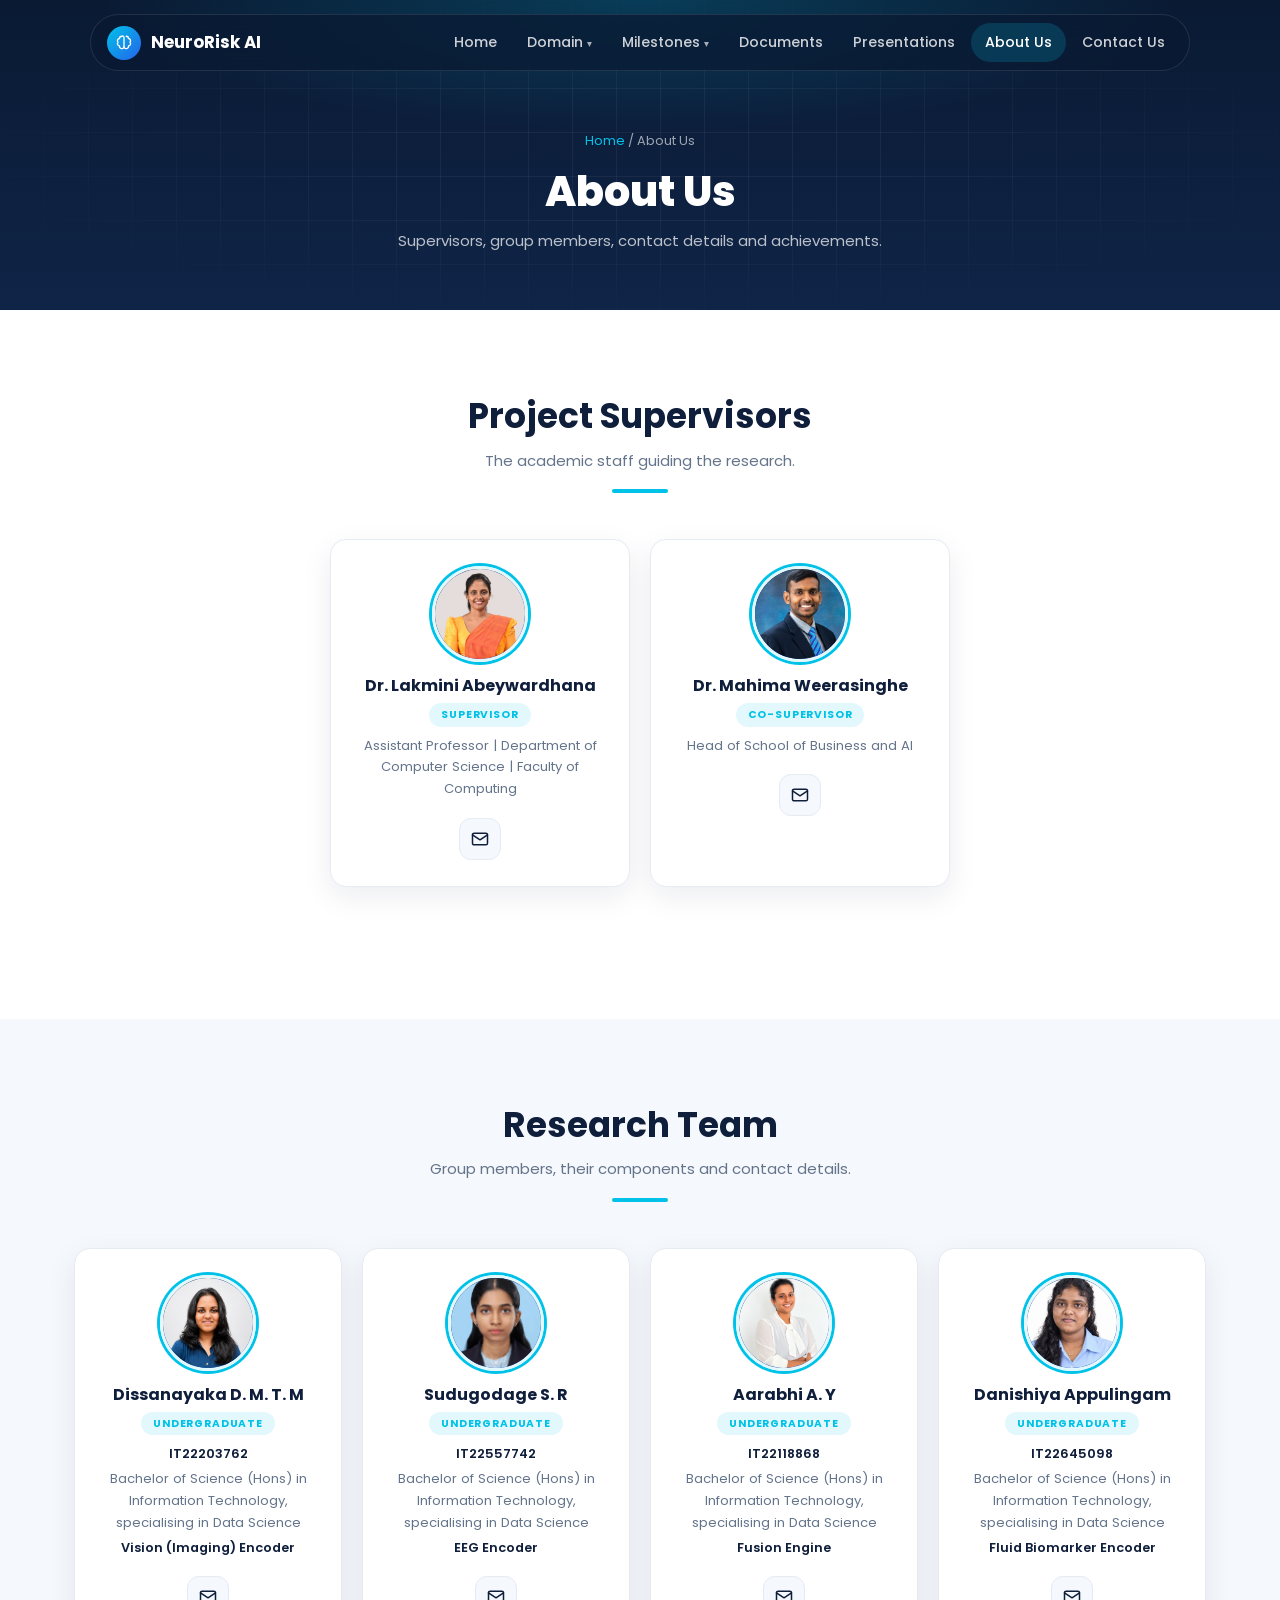
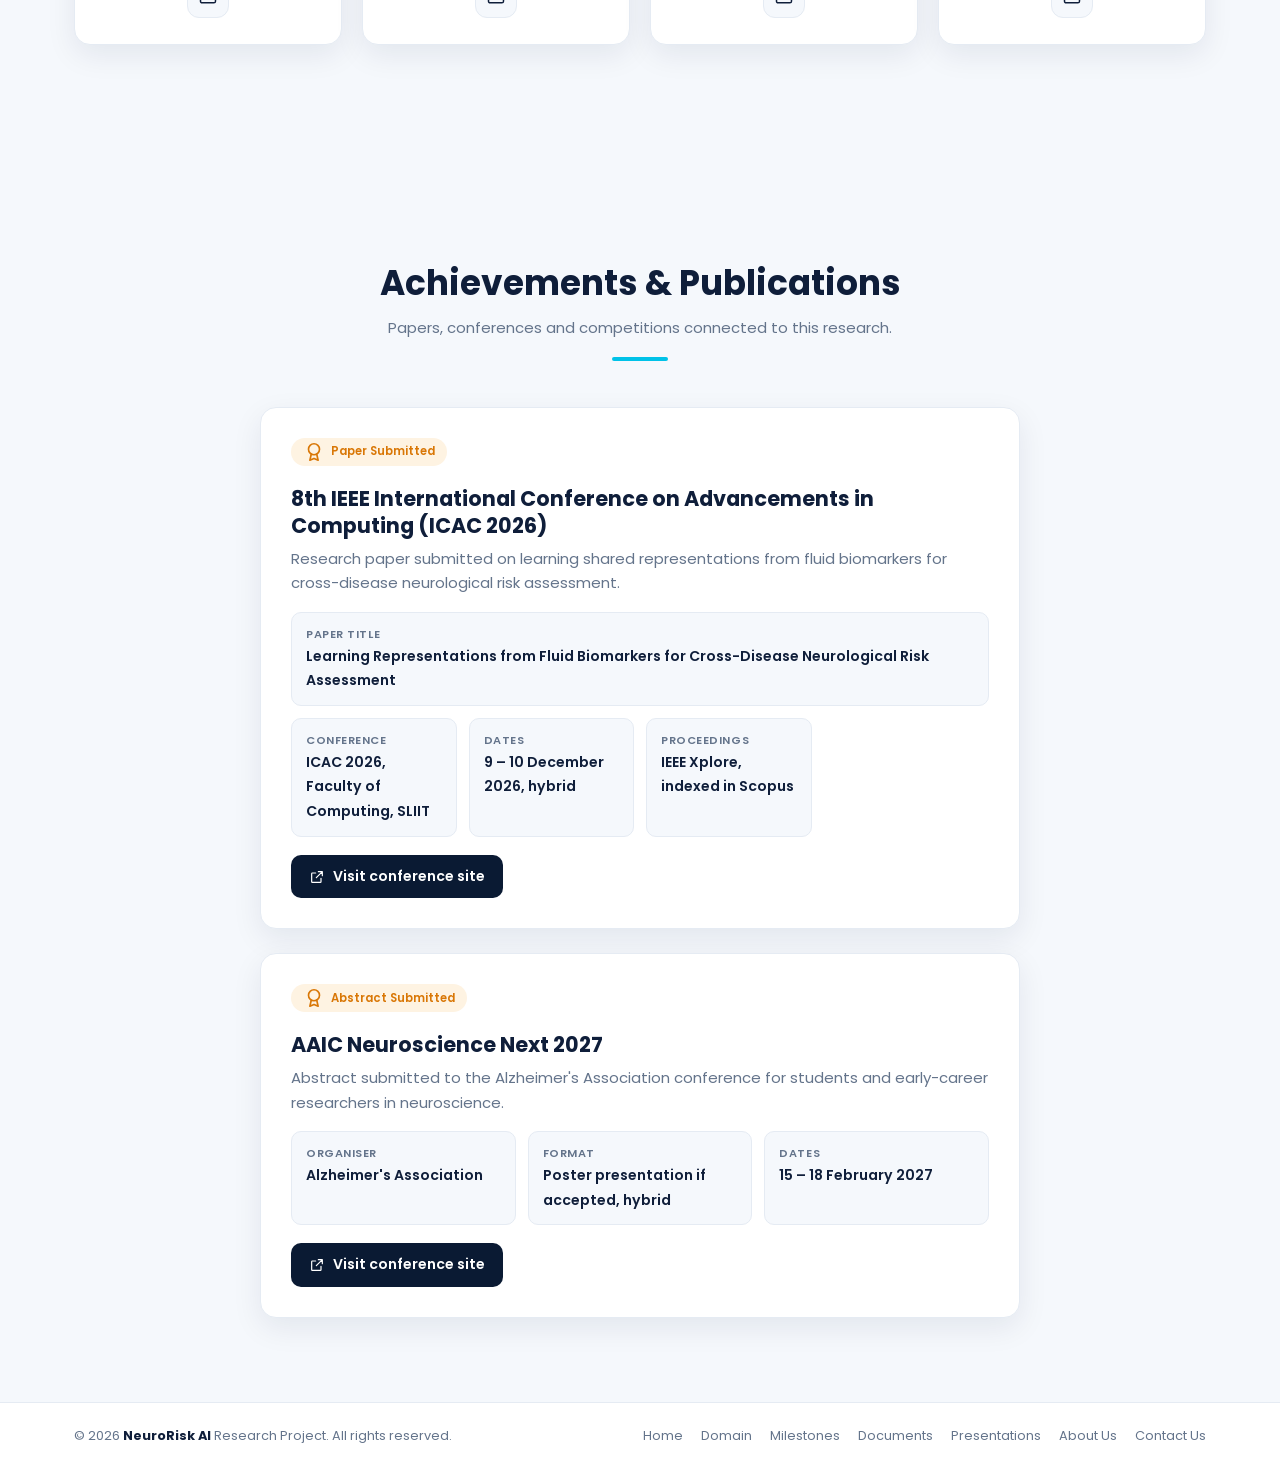
<file: about.html>
<!DOCTYPE html>
<html lang="en">
<head>
<meta charset="UTF-8">
<meta name="viewport" content="width=device-width, initial-scale=1, viewport-fit=cover">
<meta name="description" content="Supervisors, group members, contact details and achievements.">
<title>About Us | NeuroRisk AI — R26-DS-015</title>
<link rel="preconnect" href="https://fonts.googleapis.com">
<link rel="preconnect" href="https://fonts.gstatic.com" crossorigin>
<link href="https://fonts.googleapis.com/css2?family=Poppins:wght@400;500;600;700;800&display=swap" rel="stylesheet">
<link rel="stylesheet" href="css/style.css">
</head>
<body>
<header class="nav"><div class="bar">
  <a class="logo" href="index.html"><span class="logo-badge"><svg class="ico" viewBox="0 0 24 24" aria-hidden="true"><path d="M9 3a3 3 0 0 0-3 3 3 3 0 0 0-2 5 3 3 0 0 0 2 5 3 3 0 0 0 6 1V5a2 2 0 0 0-3-2z"/><path d="M15 3a3 3 0 0 1 3 3 3 3 0 0 1 2 5 3 3 0 0 1-2 5 3 3 0 0 1-6 1"/></svg></span><span>NeuroRisk AI</span></a>
  <input type="checkbox" id="navToggle" aria-label="Toggle menu"><label for="navToggle" class="menu-btn">Menu</label>
  <ul id="navList"><li><a href="index.html">Home</a></li><li class="has-dd"><a href="domain.html" aria-haspopup="true">Domain<span class="caret">▾</span></a><ul class="dropdown" aria-label="Domain"><li><a href="domain.html#literature">Literature Survey</a></li><li><a href="domain.html#gap">Research Gap</a></li><li><a href="domain.html#problem">Research Problem</a></li><li><a href="domain.html#objectives">Research Objectives</a></li><li><a href="domain.html#methodology">Methodology</a></li><li><a href="domain.html#technologies">Technologies Used</a></li></ul></li><li class="has-dd"><a href="milestones.html" aria-haspopup="true">Milestones<span class="caret">▾</span></a><ul class="dropdown" aria-label="Milestones"><li><a href="milestones.html#taf">Topic Assessment Form (TAF)</a></li><li><a href="milestones.html#proposal">Project Proposal (Presentation + Report)</a></li><li><a href="milestones.html#pp1">Progress Presentation 1</a></li><li><a href="milestones.html#pp2">Progress Presentation 2</a></li><li><a href="milestones.html#draft-thesis">Draft Thesis and Website Submission</a></li><li><a href="milestones.html#logbook">Logbook and Checklist Submissions</a></li><li><a href="milestones.html#final">Final Presentation &amp; Viva</a></li><li><a href="milestones.html#website">Website Assessment</a></li><li><a href="milestones.html#paper">Research Paper Submission</a></li><li><a href="milestones.html#final-thesis">Final Thesis Submission</a></li></ul></li><li><a href="documents.html">Documents</a></li><li><a href="presentations.html">Presentations</a></li><li><a href="about.html" class="active" aria-current="page">About Us</a></li><li><a href="contact.html">Contact Us</a></li></ul>
</div></header>
<main>
<section class="page-hero"><div class="wrap">
  <div class="crumbs"><a href="index.html">Home</a> / About Us</div>
  <h1>About Us</h1><p>Supervisors, group members, contact details and achievements.</p></div></section>
<section class="sec "><div class="wrap">
<div class="sec-head"><h2>Project Supervisors</h2><p>The academic staff guiding the research.</p></div>
<div class="people sup"><div class="card person"><div class="avatar"><span>DL</span><img src="images/team/drlakmini.jpeg" alt="Dr. Lakmini Abeywardhana"></div><h4>Dr. Lakmini Abeywardhana</h4><span class="role-pill">Supervisor</span><p>Assistant Professor | Department of Computer Science | Faculty of Computing</p><div class="socials"><a href="mailto:lakmini.d@sliit.lk" aria-label="Email Dr. Lakmini Abeywardhana" title="lakmini.d@sliit.lk"><svg class="ico" viewBox="0 0 24 24" aria-hidden="true"><rect x="3" y="5" width="18" height="14" rx="2"/><path d="m3 7 9 6 9-6"/></svg></a></div></div><div class="card person"><div class="avatar"><span>DM</span><img src="images/team/drmahima.jpg" alt="Dr. Mahima Weerasinghe"></div><h4>Dr. Mahima Weerasinghe</h4><span class="role-pill">Co-supervisor</span><p>Head of School of Business and AI</p><div class="socials"><a href="mailto:mahima.w@sliit.lk" aria-label="Email Dr. Mahima Weerasinghe" title="mahima.w@sliit.lk"><svg class="ico" viewBox="0 0 24 24" aria-hidden="true"><rect x="3" y="5" width="18" height="14" rx="2"/><path d="m3 7 9 6 9-6"/></svg></a></div></div></div>
</div></section><section class="sec soft"><div class="wrap">
<div class="sec-head"><h2>Research Team</h2><p>Group members, their components and contact details.</p></div>
<div class="people team"><div class="card person"><div class="avatar"><span>DD</span><img src="images/team/tanuri.jpeg" alt="Dissanayaka D. M. T. M"></div><h4>Dissanayaka D. M. T. M</h4><span class="role-pill">Undergraduate</span><div class="sid">IT22203762</div><p>Bachelor of Science (Hons) in Information Technology, specialising in Data Science</p><div class="comp">Vision (Imaging) Encoder</div><div class="socials"><a href="mailto:it22203762@my.sliit.lk" aria-label="Email Dissanayaka D. M. T. M" title="it22203762@my.sliit.lk"><svg class="ico" viewBox="0 0 24 24" aria-hidden="true"><rect x="3" y="5" width="18" height="14" rx="2"/><path d="m3 7 9 6 9-6"/></svg></a></div></div><div class="card person"><div class="avatar"><span>SS</span><img src="images/team/sanali.jpeg" alt="Sudugodage S. R"></div><h4>Sudugodage S. R</h4><span class="role-pill">Undergraduate</span><div class="sid">IT22557742</div><p>Bachelor of Science (Hons) in Information Technology, specialising in Data Science</p><div class="comp">EEG Encoder</div><div class="socials"><a href="mailto:it22557742@my.sliit.lk" aria-label="Email Sudugodage S. R" title="it22557742@my.sliit.lk"><svg class="ico" viewBox="0 0 24 24" aria-hidden="true"><rect x="3" y="5" width="18" height="14" rx="2"/><path d="m3 7 9 6 9-6"/></svg></a></div></div><div class="card person"><div class="avatar"><span>AA</span><img src="images/team/aarabhi.jpeg" alt="Aarabhi A. Y"></div><h4>Aarabhi A. Y</h4><span class="role-pill">Undergraduate</span><div class="sid">IT22118868</div><p>Bachelor of Science (Hons) in Information Technology, specialising in Data Science</p><div class="comp">Fusion Engine</div><div class="socials"><a href="mailto:it22118868@my.sliit.lk" aria-label="Email Aarabhi A. Y" title="it22118868@my.sliit.lk"><svg class="ico" viewBox="0 0 24 24" aria-hidden="true"><rect x="3" y="5" width="18" height="14" rx="2"/><path d="m3 7 9 6 9-6"/></svg></a></div></div><div class="card person"><div class="avatar"><span>DA</span><img src="images/team/danishiya.jpeg" alt="Danishiya Appulingam"></div><h4>Danishiya Appulingam</h4><span class="role-pill">Undergraduate</span><div class="sid">IT22645098</div><p>Bachelor of Science (Hons) in Information Technology, specialising in Data Science</p><div class="comp">Fluid Biomarker Encoder</div><div class="socials"><a href="mailto:it22645098@my.sliit.lk" aria-label="Email Danishiya Appulingam" title="it22645098@my.sliit.lk"><svg class="ico" viewBox="0 0 24 24" aria-hidden="true"><rect x="3" y="5" width="18" height="14" rx="2"/><path d="m3 7 9 6 9-6"/></svg></a></div></div></div>
</div></section><section class="sec soft" id="achievements"><div class="wrap">
<div class="sec-head"><h2>Achievements &amp; Publications</h2><p>Papers, conferences and competitions connected to this research.</p></div>
<div class="recog"><div class="card rc"><span class="status now"><svg class="ico" viewBox="0 0 24 24" aria-hidden="true"><circle cx="12" cy="9" r="6"/><path d="m9 14.5-1.5 6.5L12 19l4.5 2-1.5-6.5"/></svg>Paper Submitted</span><h3>8th IEEE International Conference on Advancements in Computing (ICAC 2026)</h3><p>Research paper submitted on learning shared representations from fluid biomarkers for cross-disease neurological risk assessment.</p><div class="rc-grid"><div class="wide"><small>Paper Title</small><b>Learning Representations from Fluid Biomarkers for Cross-Disease Neurological Risk Assessment</b></div><div><small>Conference</small><b>ICAC 2026, Faculty of Computing, SLIIT</b></div><div><small>Dates</small><b>9 – 10 December 2026, hybrid</b></div><div><small>Proceedings</small><b>IEEE Xplore, indexed in Scopus</b></div></div><a class="btn-navy" href="https://icac.lk" target="_blank" rel="noopener" style="display:inline-flex;padding:10px 18px;margin-top:18px"><svg class="ico" viewBox="0 0 24 24" aria-hidden="true"><path d="M14 4h6v6M20 4l-9 9"/><path d="M18 14v5a1 1 0 0 1-1 1H5a1 1 0 0 1-1-1V7a1 1 0 0 1 1-1h5"/></svg>Visit conference site</a></div><div class="card rc"><span class="status now"><svg class="ico" viewBox="0 0 24 24" aria-hidden="true"><circle cx="12" cy="9" r="6"/><path d="m9 14.5-1.5 6.5L12 19l4.5 2-1.5-6.5"/></svg>Abstract Submitted</span><h3>AAIC Neuroscience Next 2027</h3><p>Abstract submitted to the Alzheimer&#x27;s Association conference for students and early-career researchers in neuroscience.</p><div class="rc-grid"><div><small>Organiser</small><b>Alzheimer&#x27;s Association</b></div><div><small>Format</small><b>Poster presentation if accepted, hybrid</b></div><div><small>Dates</small><b>15 – 18 February 2027</b></div></div><a class="btn-navy" href="https://www.alz.org/neurosciencenext/abstracts" target="_blank" rel="noopener" style="display:inline-flex;padding:10px 18px;margin-top:18px"><svg class="ico" viewBox="0 0 24 24" aria-hidden="true"><path d="M14 4h6v6M20 4l-9 9"/><path d="M18 14v5a1 1 0 0 1-1 1H5a1 1 0 0 1-1-1V7a1 1 0 0 1 1-1h5"/></svg>Visit conference site</a></div></div>
</div></section>
</main>
<footer><div class="wrap"><span>© 2026 <b>NeuroRisk AI</b> Research Project. All rights reserved.</span><nav><a href="index.html">Home</a><a href="domain.html">Domain</a><a href="milestones.html">Milestones</a><a href="documents.html">Documents</a><a href="presentations.html">Presentations</a><a href="about.html">About Us</a><a href="contact.html">Contact Us</a></nav></div></footer>

</body>
</html>
</file>
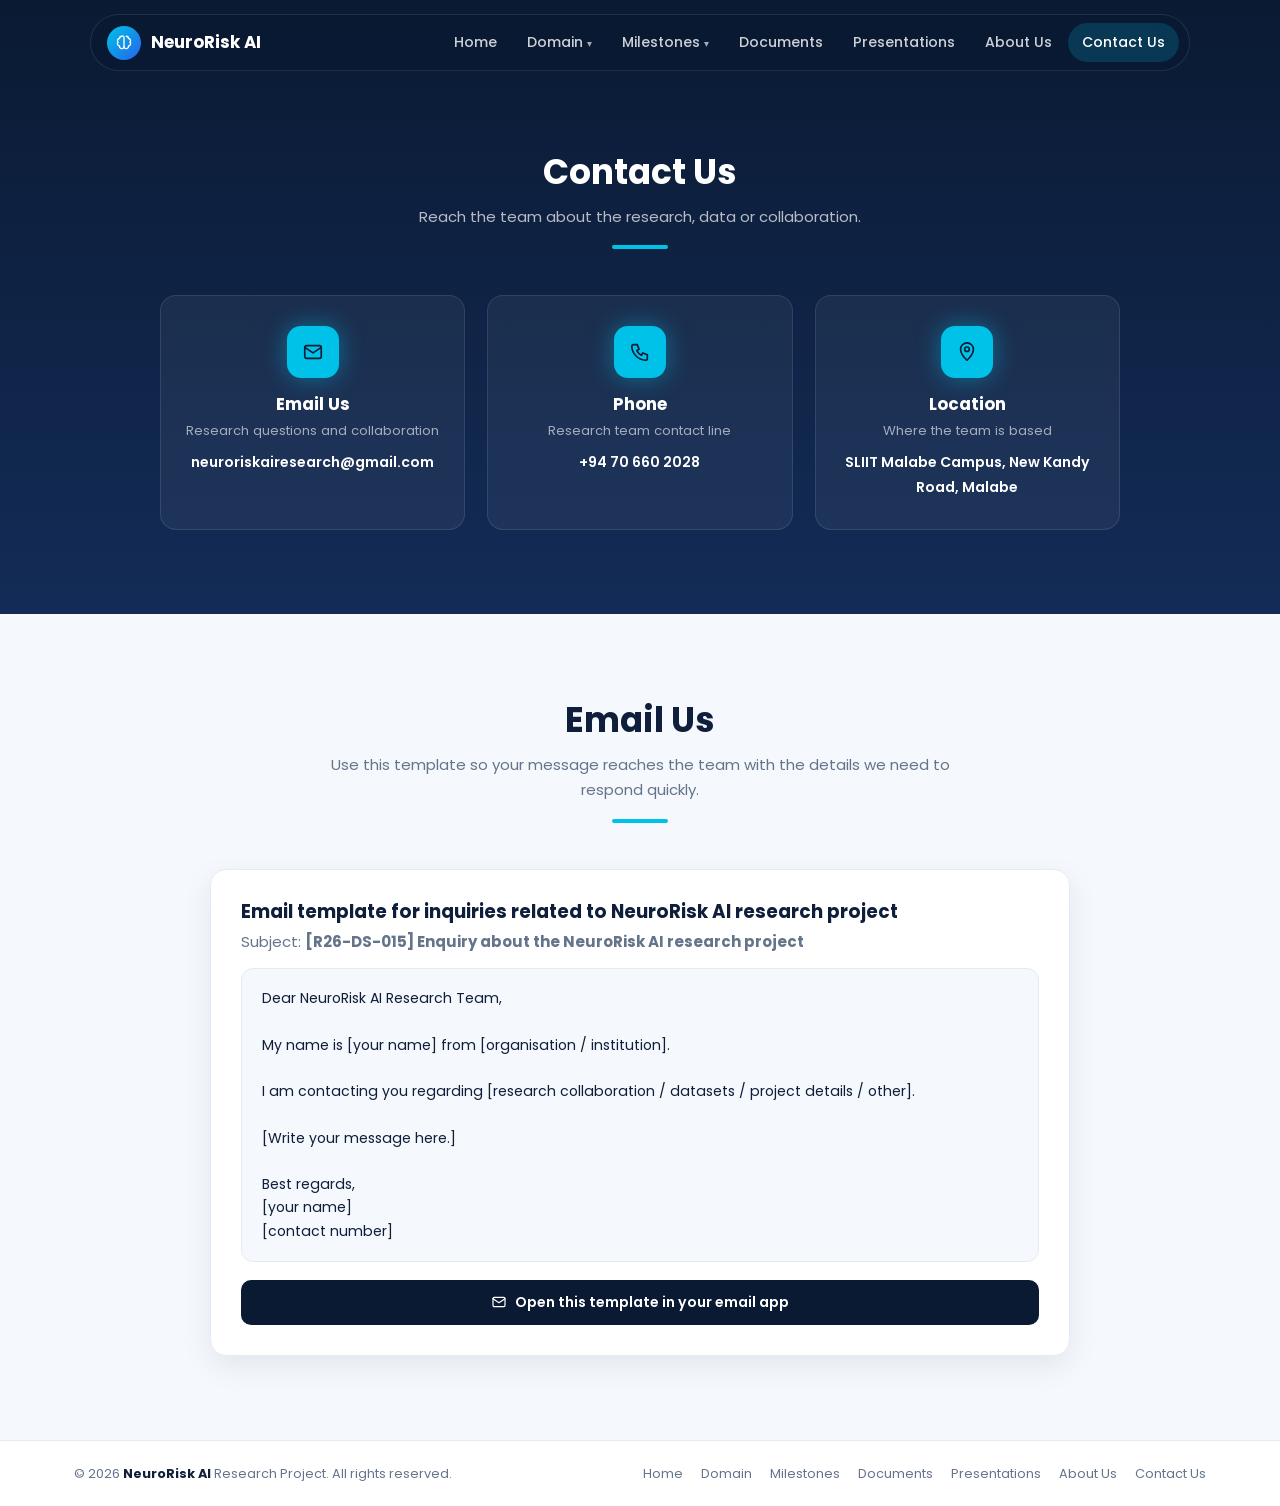
<file: contact.html>
<!DOCTYPE html>
<html lang="en">
<head>
<meta charset="UTF-8">
<meta name="viewport" content="width=device-width, initial-scale=1, viewport-fit=cover">
<meta name="description" content="Email and location for the research team.">
<title>Contact Us | NeuroRisk AI — R26-DS-015</title>
<link rel="preconnect" href="https://fonts.googleapis.com">
<link rel="preconnect" href="https://fonts.gstatic.com" crossorigin>
<link href="https://fonts.googleapis.com/css2?family=Poppins:wght@400;500;600;700;800&display=swap" rel="stylesheet">
<link rel="stylesheet" href="css/style.css">
</head>
<body>
<header class="nav"><div class="bar">
  <a class="logo" href="index.html"><span class="logo-badge"><svg class="ico" viewBox="0 0 24 24" aria-hidden="true"><path d="M9 3a3 3 0 0 0-3 3 3 3 0 0 0-2 5 3 3 0 0 0 2 5 3 3 0 0 0 6 1V5a2 2 0 0 0-3-2z"/><path d="M15 3a3 3 0 0 1 3 3 3 3 0 0 1 2 5 3 3 0 0 1-2 5 3 3 0 0 1-6 1"/></svg></span><span>NeuroRisk AI</span></a>
  <input type="checkbox" id="navToggle" aria-label="Toggle menu"><label for="navToggle" class="menu-btn">Menu</label>
  <ul id="navList"><li><a href="index.html">Home</a></li><li class="has-dd"><a href="domain.html" aria-haspopup="true">Domain<span class="caret">▾</span></a><ul class="dropdown" aria-label="Domain"><li><a href="domain.html#literature">Literature Survey</a></li><li><a href="domain.html#gap">Research Gap</a></li><li><a href="domain.html#problem">Research Problem</a></li><li><a href="domain.html#objectives">Research Objectives</a></li><li><a href="domain.html#methodology">Methodology</a></li><li><a href="domain.html#technologies">Technologies Used</a></li></ul></li><li class="has-dd"><a href="milestones.html" aria-haspopup="true">Milestones<span class="caret">▾</span></a><ul class="dropdown" aria-label="Milestones"><li><a href="milestones.html#taf">Topic Assessment Form (TAF)</a></li><li><a href="milestones.html#proposal">Project Proposal (Presentation + Report)</a></li><li><a href="milestones.html#pp1">Progress Presentation 1</a></li><li><a href="milestones.html#pp2">Progress Presentation 2</a></li><li><a href="milestones.html#draft-thesis">Draft Thesis and Website Submission</a></li><li><a href="milestones.html#logbook">Logbook and Checklist Submissions</a></li><li><a href="milestones.html#final">Final Presentation &amp; Viva</a></li><li><a href="milestones.html#website">Website Assessment</a></li><li><a href="milestones.html#paper">Research Paper Submission</a></li><li><a href="milestones.html#final-thesis">Final Thesis Submission</a></li></ul></li><li><a href="documents.html">Documents</a></li><li><a href="presentations.html">Presentations</a></li><li><a href="about.html">About Us</a></li><li><a href="contact.html" class="active" aria-current="page">Contact Us</a></li></ul>
</div></header>
<main>

<section class="sec dark first" id="contact"><div class="wrap">
<div class="sec-head"><h2>Contact Us</h2><p>Reach the team about the research, data or collaboration.</p></div>
<div class="contact cc-dark">
  <div class="cc"><div class="ci"><svg class="ico" viewBox="0 0 24 24" aria-hidden="true"><rect x="3" y="5" width="18" height="14" rx="2"/><path d="m3 7 9 6 9-6"/></svg></div><h4>Email Us</h4><p>Research questions and collaboration</p><a href="mailto:neuroriskairesearch@gmail.com">neuroriskairesearch@gmail.com</a></div>
  <div class="cc"><div class="ci"><svg class="ico" viewBox="0 0 24 24" aria-hidden="true"><path d="M5 4h4l2 5-2.5 1.5a11 11 0 0 0 5 5L15 13l5 2v4a2 2 0 0 1-2 2A16 16 0 0 1 3 6a2 2 0 0 1 2-2z"/></svg></div><h4>Phone</h4><p>Research team contact line</p><a href="tel:+94706602028">+94 70 660 2028</a></div>
  <div class="cc"><div class="ci"><svg class="ico" viewBox="0 0 24 24" aria-hidden="true"><path d="M12 21s-7-6.5-7-12a7 7 0 0 1 14 0c0 5.5-7 12-7 12z"/><circle cx="12" cy="9" r="2.5"/></svg></div><h4>Location</h4><p>Where the team is based</p><b>SLIIT Malabe Campus, New Kandy Road, Malabe</b></div>
 </div>
</div></section><section class="sec soft" id="template"><div class="wrap">
<div class="sec-head"><h2>Email Us</h2><p>Use this template so your message reaches the team with the details we need to respond quickly.</p></div>
<div class="card tpl" style="margin-top:0">
  <h3>Email template for inquiries related to NeuroRisk AI research project</h3><p>Subject: <b>[R26-DS-015] Enquiry about the NeuroRisk AI research project</b></p>
  <pre>Dear NeuroRisk AI Research Team,

My name is [your name] from [organisation / institution].

I am contacting you regarding [research collaboration / datasets / project details / other].

[Write your message here.]

Best regards,
[your name]
[contact number]</pre>
  <a class="btn-navy" href="mailto:neuroriskairesearch@gmail.com?subject=%5BR26-DS-015%5D%20Enquiry%20about%20the%20NeuroRisk%20AI%20research%20project&amp;body=Dear%20NeuroRisk%20AI%20Research%20Team%2C%0A%0AMy%20name%20is%20%5Byour%20name%5D%20from%20%5Borganisation%20/%20institution%5D.%0A%0AI%20am%20contacting%20you%20regarding%20%5Bresearch%20collaboration%20/%20datasets%20/%20project%20details%20/%20other%5D.%0A%0A%5BWrite%20your%20message%20here.%5D%0A%0ABest%20regards%2C%0A%5Byour%20name%5D%0A%5Bcontact%20number%5D"><svg class="ico" viewBox="0 0 24 24" aria-hidden="true"><rect x="3" y="5" width="18" height="14" rx="2"/><path d="m3 7 9 6 9-6"/></svg>Open this template in your email app</a>
 </div>
</div></section>
</main>
<footer><div class="wrap"><span>© 2026 <b>NeuroRisk AI</b> Research Project. All rights reserved.</span><nav><a href="index.html">Home</a><a href="domain.html">Domain</a><a href="milestones.html">Milestones</a><a href="documents.html">Documents</a><a href="presentations.html">Presentations</a><a href="about.html">About Us</a><a href="contact.html">Contact Us</a></nav></div></footer>

</body>
</html>
</file>
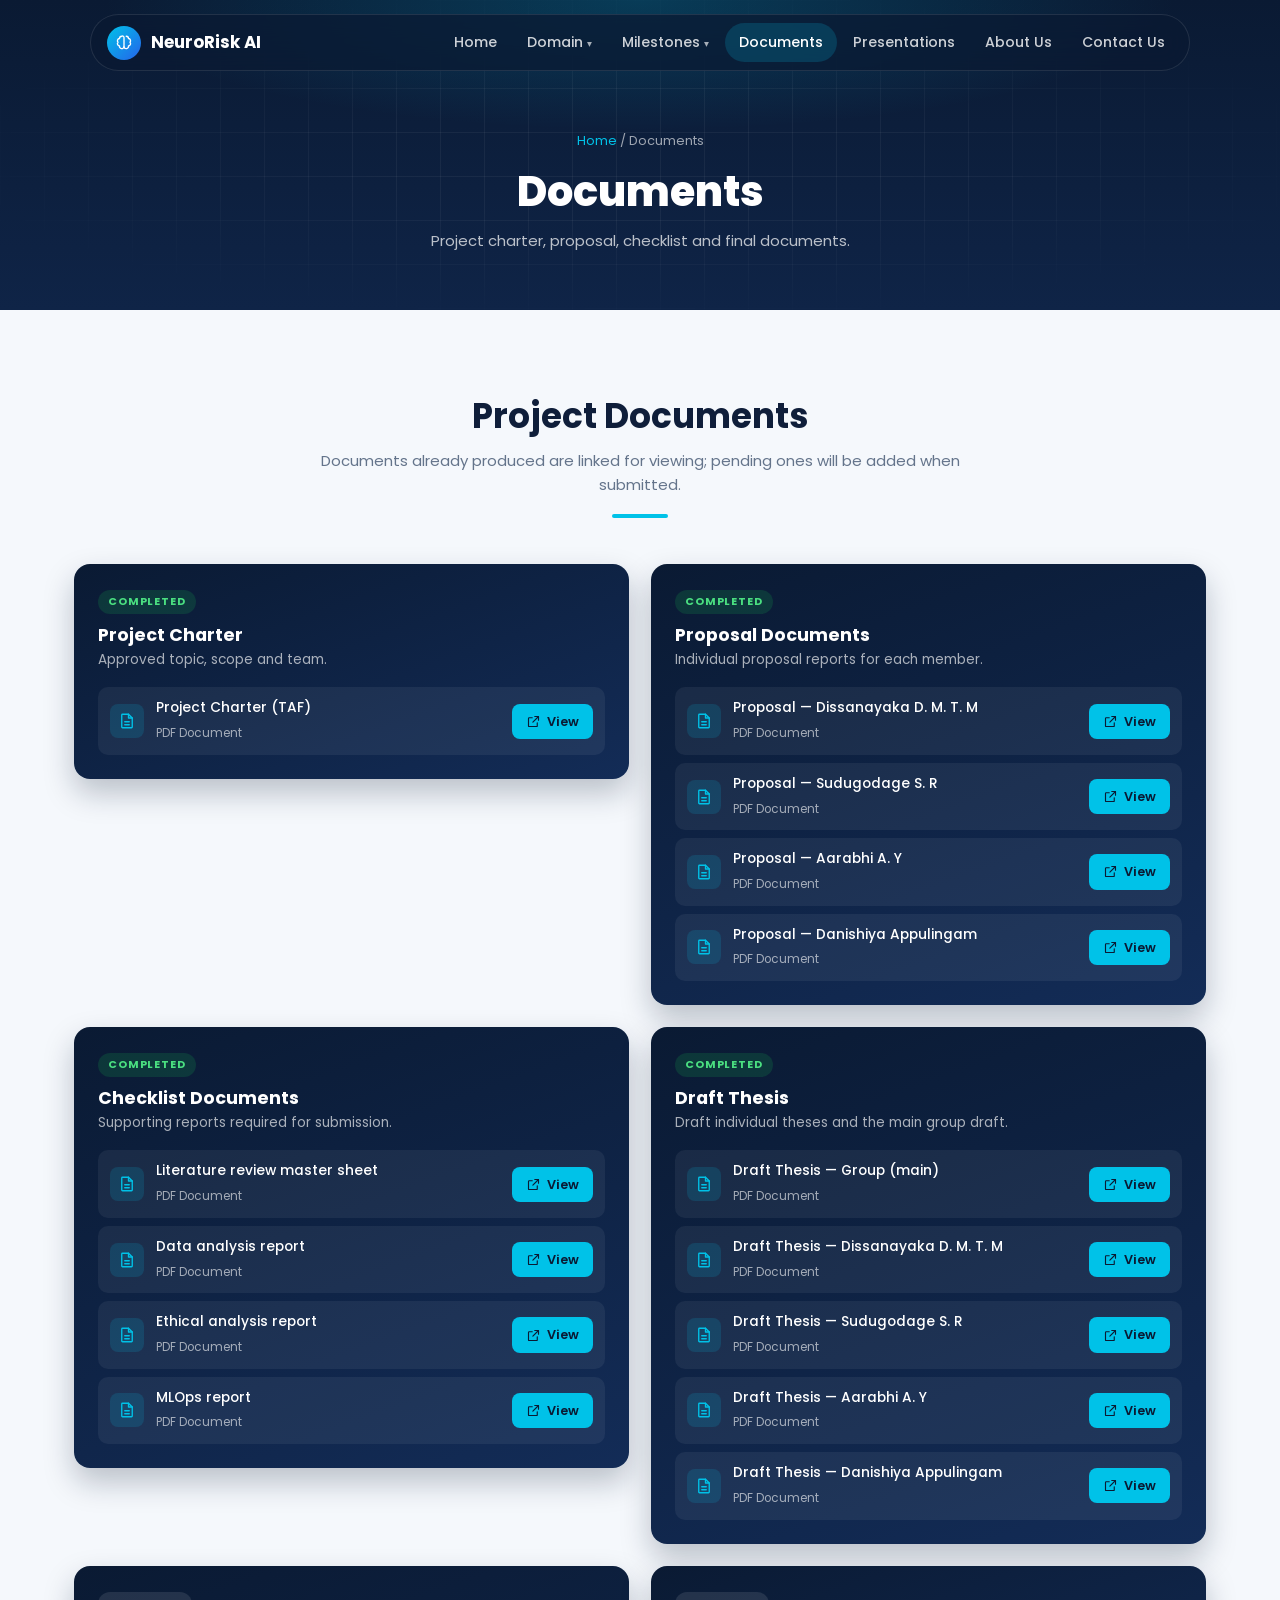
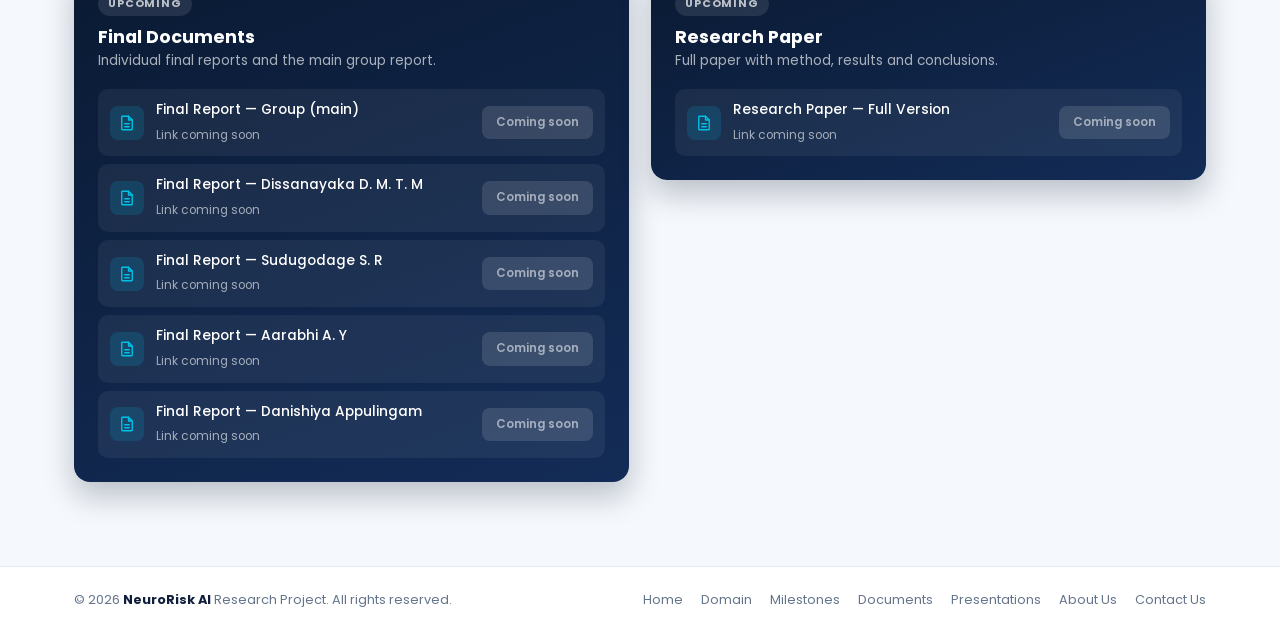
<file: documents.html>
<!DOCTYPE html>
<html lang="en">
<head>
<meta charset="UTF-8">
<meta name="viewport" content="width=device-width, initial-scale=1, viewport-fit=cover">
<meta name="description" content="Project charter, proposal, checklist and final documents.">
<title>Documents | NeuroRisk AI — R26-DS-015</title>
<link rel="preconnect" href="https://fonts.googleapis.com">
<link rel="preconnect" href="https://fonts.gstatic.com" crossorigin>
<link href="https://fonts.googleapis.com/css2?family=Poppins:wght@400;500;600;700;800&display=swap" rel="stylesheet">
<link rel="stylesheet" href="css/style.css">
</head>
<body>
<header class="nav"><div class="bar">
  <a class="logo" href="index.html"><span class="logo-badge"><svg class="ico" viewBox="0 0 24 24" aria-hidden="true"><path d="M9 3a3 3 0 0 0-3 3 3 3 0 0 0-2 5 3 3 0 0 0 2 5 3 3 0 0 0 6 1V5a2 2 0 0 0-3-2z"/><path d="M15 3a3 3 0 0 1 3 3 3 3 0 0 1 2 5 3 3 0 0 1-2 5 3 3 0 0 1-6 1"/></svg></span><span>NeuroRisk AI</span></a>
  <input type="checkbox" id="navToggle" aria-label="Toggle menu"><label for="navToggle" class="menu-btn">Menu</label>
  <ul id="navList"><li><a href="index.html">Home</a></li><li class="has-dd"><a href="domain.html" aria-haspopup="true">Domain<span class="caret">▾</span></a><ul class="dropdown" aria-label="Domain"><li><a href="domain.html#literature">Literature Survey</a></li><li><a href="domain.html#gap">Research Gap</a></li><li><a href="domain.html#problem">Research Problem</a></li><li><a href="domain.html#objectives">Research Objectives</a></li><li><a href="domain.html#methodology">Methodology</a></li><li><a href="domain.html#technologies">Technologies Used</a></li></ul></li><li class="has-dd"><a href="milestones.html" aria-haspopup="true">Milestones<span class="caret">▾</span></a><ul class="dropdown" aria-label="Milestones"><li><a href="milestones.html#taf">Topic Assessment Form (TAF)</a></li><li><a href="milestones.html#proposal">Project Proposal (Presentation + Report)</a></li><li><a href="milestones.html#pp1">Progress Presentation 1</a></li><li><a href="milestones.html#pp2">Progress Presentation 2</a></li><li><a href="milestones.html#draft-thesis">Draft Thesis and Website Submission</a></li><li><a href="milestones.html#logbook">Logbook and Checklist Submissions</a></li><li><a href="milestones.html#final">Final Presentation &amp; Viva</a></li><li><a href="milestones.html#website">Website Assessment</a></li><li><a href="milestones.html#paper">Research Paper Submission</a></li><li><a href="milestones.html#final-thesis">Final Thesis Submission</a></li></ul></li><li><a href="documents.html" class="active" aria-current="page">Documents</a></li><li><a href="presentations.html">Presentations</a></li><li><a href="about.html">About Us</a></li><li><a href="contact.html">Contact Us</a></li></ul>
</div></header>
<main>
<section class="page-hero"><div class="wrap">
  <div class="crumbs"><a href="index.html">Home</a> / Documents</div>
  <h1>Documents</h1><p>Project charter, proposal, checklist and final documents.</p></div></section>
<section class="sec soft"><div class="wrap">
<div class="sec-head"><h2>Project Documents</h2><p>Documents already produced are linked for viewing; pending ones will be added when submitted.</p></div>
<div class="docs"><div class="doc-card"><span class="avail done">Completed</span>
  <h3>Project Charter</h3><p>Approved topic, scope and team.</p><div class="doc-row"><span class="fi"><svg class="ico" viewBox="0 0 24 24" aria-hidden="true"><path d="M14 3H6a1 1 0 0 0-1 1v16a1 1 0 0 0 1 1h12a1 1 0 0 0 1-1V8z"/><path d="M14 3v5h5M9 13h6M9 17h6"/></svg></span><div class="dm"><strong title="Project Charter (TAF)">Project Charter (TAF)</strong><span>PDF Document</span></div><a class="view" href="https://drive.google.com/file/d/1bESpBGm1lo70Q-X-Um_qroWM4TYzFNAp/view?usp=share_link" target="_blank" rel="noopener"><svg class="ico" viewBox="0 0 24 24" aria-hidden="true"><path d="M14 4h6v6M20 4l-9 9"/><path d="M18 14v5a1 1 0 0 1-1 1H5a1 1 0 0 1-1-1V7a1 1 0 0 1 1-1h5"/></svg>View</a></div></div><div class="doc-card"><span class="avail done">Completed</span>
  <h3>Proposal Documents</h3><p>Individual proposal reports for each member.</p><div class="doc-row"><span class="fi"><svg class="ico" viewBox="0 0 24 24" aria-hidden="true"><path d="M14 3H6a1 1 0 0 0-1 1v16a1 1 0 0 0 1 1h12a1 1 0 0 0 1-1V8z"/><path d="M14 3v5h5M9 13h6M9 17h6"/></svg></span><div class="dm"><strong title="Proposal — Dissanayaka D. M. T. M">Proposal — Dissanayaka D. M. T. M</strong><span>PDF Document</span></div><a class="view" href="https://drive.google.com/file/d/1svylC0e1Fyo0_bSDFtGGYAe2-xfRZFSq/view?usp=share_link" target="_blank" rel="noopener"><svg class="ico" viewBox="0 0 24 24" aria-hidden="true"><path d="M14 4h6v6M20 4l-9 9"/><path d="M18 14v5a1 1 0 0 1-1 1H5a1 1 0 0 1-1-1V7a1 1 0 0 1 1-1h5"/></svg>View</a></div><div class="doc-row"><span class="fi"><svg class="ico" viewBox="0 0 24 24" aria-hidden="true"><path d="M14 3H6a1 1 0 0 0-1 1v16a1 1 0 0 0 1 1h12a1 1 0 0 0 1-1V8z"/><path d="M14 3v5h5M9 13h6M9 17h6"/></svg></span><div class="dm"><strong title="Proposal — Sudugodage S. R">Proposal — Sudugodage S. R</strong><span>PDF Document</span></div><a class="view" href="https://drive.google.com/file/d/18vATlpxY6rkbAUlLGKr4nXmOQXY09wkl/view?usp=share_link" target="_blank" rel="noopener"><svg class="ico" viewBox="0 0 24 24" aria-hidden="true"><path d="M14 4h6v6M20 4l-9 9"/><path d="M18 14v5a1 1 0 0 1-1 1H5a1 1 0 0 1-1-1V7a1 1 0 0 1 1-1h5"/></svg>View</a></div><div class="doc-row"><span class="fi"><svg class="ico" viewBox="0 0 24 24" aria-hidden="true"><path d="M14 3H6a1 1 0 0 0-1 1v16a1 1 0 0 0 1 1h12a1 1 0 0 0 1-1V8z"/><path d="M14 3v5h5M9 13h6M9 17h6"/></svg></span><div class="dm"><strong title="Proposal — Aarabhi A. Y">Proposal — Aarabhi A. Y</strong><span>PDF Document</span></div><a class="view" href="https://drive.google.com/file/d/1HBKPnstFyMppco2UJ128wkgF4RQCzlH_/view?usp=share_link" target="_blank" rel="noopener"><svg class="ico" viewBox="0 0 24 24" aria-hidden="true"><path d="M14 4h6v6M20 4l-9 9"/><path d="M18 14v5a1 1 0 0 1-1 1H5a1 1 0 0 1-1-1V7a1 1 0 0 1 1-1h5"/></svg>View</a></div><div class="doc-row"><span class="fi"><svg class="ico" viewBox="0 0 24 24" aria-hidden="true"><path d="M14 3H6a1 1 0 0 0-1 1v16a1 1 0 0 0 1 1h12a1 1 0 0 0 1-1V8z"/><path d="M14 3v5h5M9 13h6M9 17h6"/></svg></span><div class="dm"><strong title="Proposal — Danishiya Appulingam">Proposal — Danishiya Appulingam</strong><span>PDF Document</span></div><a class="view" href="https://drive.google.com/file/d/1n02K_VRajzH4D7Lv92QjyDYjxuykh3jr/view?usp=share_link" target="_blank" rel="noopener"><svg class="ico" viewBox="0 0 24 24" aria-hidden="true"><path d="M14 4h6v6M20 4l-9 9"/><path d="M18 14v5a1 1 0 0 1-1 1H5a1 1 0 0 1-1-1V7a1 1 0 0 1 1-1h5"/></svg>View</a></div></div><div class="doc-card"><span class="avail done">Completed</span>
  <h3>Checklist Documents</h3><p>Supporting reports required for submission.</p><div class="doc-row"><span class="fi"><svg class="ico" viewBox="0 0 24 24" aria-hidden="true"><path d="M14 3H6a1 1 0 0 0-1 1v16a1 1 0 0 0 1 1h12a1 1 0 0 0 1-1V8z"/><path d="M14 3v5h5M9 13h6M9 17h6"/></svg></span><div class="dm"><strong title="Literature review master sheet">Literature review master sheet</strong><span>PDF Document</span></div><a class="view" href="https://docs.google.com/spreadsheets/d/1lrwGDo5HV9n5vyC0cXNRqEz2mHR7DYSn/edit?usp=share_link&amp;ouid=107658917753633491887&amp;rtpof=true&amp;sd=true" target="_blank" rel="noopener"><svg class="ico" viewBox="0 0 24 24" aria-hidden="true"><path d="M14 4h6v6M20 4l-9 9"/><path d="M18 14v5a1 1 0 0 1-1 1H5a1 1 0 0 1-1-1V7a1 1 0 0 1 1-1h5"/></svg>View</a></div><div class="doc-row"><span class="fi"><svg class="ico" viewBox="0 0 24 24" aria-hidden="true"><path d="M14 3H6a1 1 0 0 0-1 1v16a1 1 0 0 0 1 1h12a1 1 0 0 0 1-1V8z"/><path d="M14 3v5h5M9 13h6M9 17h6"/></svg></span><div class="dm"><strong title="Data analysis report">Data analysis report</strong><span>PDF Document</span></div><a class="view" href="https://drive.google.com/file/d/1uTq2UxEO21-CkjQDgqu0Q3HBdrw7yRno/view?usp=share_link" target="_blank" rel="noopener"><svg class="ico" viewBox="0 0 24 24" aria-hidden="true"><path d="M14 4h6v6M20 4l-9 9"/><path d="M18 14v5a1 1 0 0 1-1 1H5a1 1 0 0 1-1-1V7a1 1 0 0 1 1-1h5"/></svg>View</a></div><div class="doc-row"><span class="fi"><svg class="ico" viewBox="0 0 24 24" aria-hidden="true"><path d="M14 3H6a1 1 0 0 0-1 1v16a1 1 0 0 0 1 1h12a1 1 0 0 0 1-1V8z"/><path d="M14 3v5h5M9 13h6M9 17h6"/></svg></span><div class="dm"><strong title="Ethical analysis report">Ethical analysis report</strong><span>PDF Document</span></div><a class="view" href="https://drive.google.com/file/d/1BF0ZtpRR2ctGX94VJulj85yXp1v5OnM4/view?usp=share_link" target="_blank" rel="noopener"><svg class="ico" viewBox="0 0 24 24" aria-hidden="true"><path d="M14 4h6v6M20 4l-9 9"/><path d="M18 14v5a1 1 0 0 1-1 1H5a1 1 0 0 1-1-1V7a1 1 0 0 1 1-1h5"/></svg>View</a></div><div class="doc-row"><span class="fi"><svg class="ico" viewBox="0 0 24 24" aria-hidden="true"><path d="M14 3H6a1 1 0 0 0-1 1v16a1 1 0 0 0 1 1h12a1 1 0 0 0 1-1V8z"/><path d="M14 3v5h5M9 13h6M9 17h6"/></svg></span><div class="dm"><strong title="MLOps report">MLOps report</strong><span>PDF Document</span></div><a class="view" href="https://drive.google.com/file/d/1hjIehHhOR1YNM5vQhKLqLHPEnuqr0qmI/view?usp=share_link" target="_blank" rel="noopener"><svg class="ico" viewBox="0 0 24 24" aria-hidden="true"><path d="M14 4h6v6M20 4l-9 9"/><path d="M18 14v5a1 1 0 0 1-1 1H5a1 1 0 0 1-1-1V7a1 1 0 0 1 1-1h5"/></svg>View</a></div></div><div class="doc-card"><span class="avail done">Completed</span>
  <h3>Draft Thesis</h3><p>Draft individual theses and the main group draft.</p><div class="doc-row"><span class="fi"><svg class="ico" viewBox="0 0 24 24" aria-hidden="true"><path d="M14 3H6a1 1 0 0 0-1 1v16a1 1 0 0 0 1 1h12a1 1 0 0 0 1-1V8z"/><path d="M14 3v5h5M9 13h6M9 17h6"/></svg></span><div class="dm"><strong title="Draft Thesis — Group (main)">Draft Thesis — Group (main)</strong><span>PDF Document</span></div><a class="view" href="https://drive.google.com/file/d/19H3kfNYYJTwZezm-t7Sfo0frOZsiw8iI/view?usp=share_link" target="_blank" rel="noopener"><svg class="ico" viewBox="0 0 24 24" aria-hidden="true"><path d="M14 4h6v6M20 4l-9 9"/><path d="M18 14v5a1 1 0 0 1-1 1H5a1 1 0 0 1-1-1V7a1 1 0 0 1 1-1h5"/></svg>View</a></div><div class="doc-row"><span class="fi"><svg class="ico" viewBox="0 0 24 24" aria-hidden="true"><path d="M14 3H6a1 1 0 0 0-1 1v16a1 1 0 0 0 1 1h12a1 1 0 0 0 1-1V8z"/><path d="M14 3v5h5M9 13h6M9 17h6"/></svg></span><div class="dm"><strong title="Draft Thesis — Dissanayaka D. M. T. M">Draft Thesis — Dissanayaka D. M. T. M</strong><span>PDF Document</span></div><a class="view" href="https://drive.google.com/file/d/1WOIVhubDdG_XY_at2QEFJFFkBM_Banc8/view?usp=share_link" target="_blank" rel="noopener"><svg class="ico" viewBox="0 0 24 24" aria-hidden="true"><path d="M14 4h6v6M20 4l-9 9"/><path d="M18 14v5a1 1 0 0 1-1 1H5a1 1 0 0 1-1-1V7a1 1 0 0 1 1-1h5"/></svg>View</a></div><div class="doc-row"><span class="fi"><svg class="ico" viewBox="0 0 24 24" aria-hidden="true"><path d="M14 3H6a1 1 0 0 0-1 1v16a1 1 0 0 0 1 1h12a1 1 0 0 0 1-1V8z"/><path d="M14 3v5h5M9 13h6M9 17h6"/></svg></span><div class="dm"><strong title="Draft Thesis — Sudugodage S. R">Draft Thesis — Sudugodage S. R</strong><span>PDF Document</span></div><a class="view" href="https://drive.google.com/file/d/1swKZUoEJwO4t_6t4ieb_esqqdnuaBSIx/view?usp=share_link" target="_blank" rel="noopener"><svg class="ico" viewBox="0 0 24 24" aria-hidden="true"><path d="M14 4h6v6M20 4l-9 9"/><path d="M18 14v5a1 1 0 0 1-1 1H5a1 1 0 0 1-1-1V7a1 1 0 0 1 1-1h5"/></svg>View</a></div><div class="doc-row"><span class="fi"><svg class="ico" viewBox="0 0 24 24" aria-hidden="true"><path d="M14 3H6a1 1 0 0 0-1 1v16a1 1 0 0 0 1 1h12a1 1 0 0 0 1-1V8z"/><path d="M14 3v5h5M9 13h6M9 17h6"/></svg></span><div class="dm"><strong title="Draft Thesis — Aarabhi A. Y">Draft Thesis — Aarabhi A. Y</strong><span>PDF Document</span></div><a class="view" href="https://drive.google.com/file/d/14u03W9u6ADtDJ0JsMDN0JDIcLm9Q6csZ/view?usp=share_link" target="_blank" rel="noopener"><svg class="ico" viewBox="0 0 24 24" aria-hidden="true"><path d="M14 4h6v6M20 4l-9 9"/><path d="M18 14v5a1 1 0 0 1-1 1H5a1 1 0 0 1-1-1V7a1 1 0 0 1 1-1h5"/></svg>View</a></div><div class="doc-row"><span class="fi"><svg class="ico" viewBox="0 0 24 24" aria-hidden="true"><path d="M14 3H6a1 1 0 0 0-1 1v16a1 1 0 0 0 1 1h12a1 1 0 0 0 1-1V8z"/><path d="M14 3v5h5M9 13h6M9 17h6"/></svg></span><div class="dm"><strong title="Draft Thesis — Danishiya Appulingam">Draft Thesis — Danishiya Appulingam</strong><span>PDF Document</span></div><a class="view" href="https://drive.google.com/file/d/10LTtbo6BSo9sdQbYPz9T7SHa8x1NDILX/view?usp=share_link" target="_blank" rel="noopener"><svg class="ico" viewBox="0 0 24 24" aria-hidden="true"><path d="M14 4h6v6M20 4l-9 9"/><path d="M18 14v5a1 1 0 0 1-1 1H5a1 1 0 0 1-1-1V7a1 1 0 0 1 1-1h5"/></svg>View</a></div></div><div class="doc-card"><span class="avail upcoming">Upcoming</span>
  <h3>Final Documents</h3><p>Individual final reports and the main group report.</p><div class="doc-row"><span class="fi"><svg class="ico" viewBox="0 0 24 24" aria-hidden="true"><path d="M14 3H6a1 1 0 0 0-1 1v16a1 1 0 0 0 1 1h12a1 1 0 0 0 1-1V8z"/><path d="M14 3v5h5M9 13h6M9 17h6"/></svg></span><div class="dm"><strong title="Final Report — Group (main)">Final Report — Group (main)</strong><span>Link coming soon</span></div><span class="view" aria-disabled="true">Coming soon</span></div><div class="doc-row"><span class="fi"><svg class="ico" viewBox="0 0 24 24" aria-hidden="true"><path d="M14 3H6a1 1 0 0 0-1 1v16a1 1 0 0 0 1 1h12a1 1 0 0 0 1-1V8z"/><path d="M14 3v5h5M9 13h6M9 17h6"/></svg></span><div class="dm"><strong title="Final Report — Dissanayaka D. M. T. M">Final Report — Dissanayaka D. M. T. M</strong><span>Link coming soon</span></div><span class="view" aria-disabled="true">Coming soon</span></div><div class="doc-row"><span class="fi"><svg class="ico" viewBox="0 0 24 24" aria-hidden="true"><path d="M14 3H6a1 1 0 0 0-1 1v16a1 1 0 0 0 1 1h12a1 1 0 0 0 1-1V8z"/><path d="M14 3v5h5M9 13h6M9 17h6"/></svg></span><div class="dm"><strong title="Final Report — Sudugodage S. R">Final Report — Sudugodage S. R</strong><span>Link coming soon</span></div><span class="view" aria-disabled="true">Coming soon</span></div><div class="doc-row"><span class="fi"><svg class="ico" viewBox="0 0 24 24" aria-hidden="true"><path d="M14 3H6a1 1 0 0 0-1 1v16a1 1 0 0 0 1 1h12a1 1 0 0 0 1-1V8z"/><path d="M14 3v5h5M9 13h6M9 17h6"/></svg></span><div class="dm"><strong title="Final Report — Aarabhi A. Y">Final Report — Aarabhi A. Y</strong><span>Link coming soon</span></div><span class="view" aria-disabled="true">Coming soon</span></div><div class="doc-row"><span class="fi"><svg class="ico" viewBox="0 0 24 24" aria-hidden="true"><path d="M14 3H6a1 1 0 0 0-1 1v16a1 1 0 0 0 1 1h12a1 1 0 0 0 1-1V8z"/><path d="M14 3v5h5M9 13h6M9 17h6"/></svg></span><div class="dm"><strong title="Final Report — Danishiya Appulingam">Final Report — Danishiya Appulingam</strong><span>Link coming soon</span></div><span class="view" aria-disabled="true">Coming soon</span></div></div><div class="doc-card"><span class="avail upcoming">Upcoming</span>
  <h3>Research Paper</h3><p>Full paper with method, results and conclusions.</p><div class="doc-row"><span class="fi"><svg class="ico" viewBox="0 0 24 24" aria-hidden="true"><path d="M14 3H6a1 1 0 0 0-1 1v16a1 1 0 0 0 1 1h12a1 1 0 0 0 1-1V8z"/><path d="M14 3v5h5M9 13h6M9 17h6"/></svg></span><div class="dm"><strong title="Research Paper — Full Version">Research Paper — Full Version</strong><span>Link coming soon</span></div><span class="view" aria-disabled="true">Coming soon</span></div></div></div>
</div></section>
</main>
<footer><div class="wrap"><span>© 2026 <b>NeuroRisk AI</b> Research Project. All rights reserved.</span><nav><a href="index.html">Home</a><a href="domain.html">Domain</a><a href="milestones.html">Milestones</a><a href="documents.html">Documents</a><a href="presentations.html">Presentations</a><a href="about.html">About Us</a><a href="contact.html">Contact Us</a></nav></div></footer>

</body>
</html>
</file>
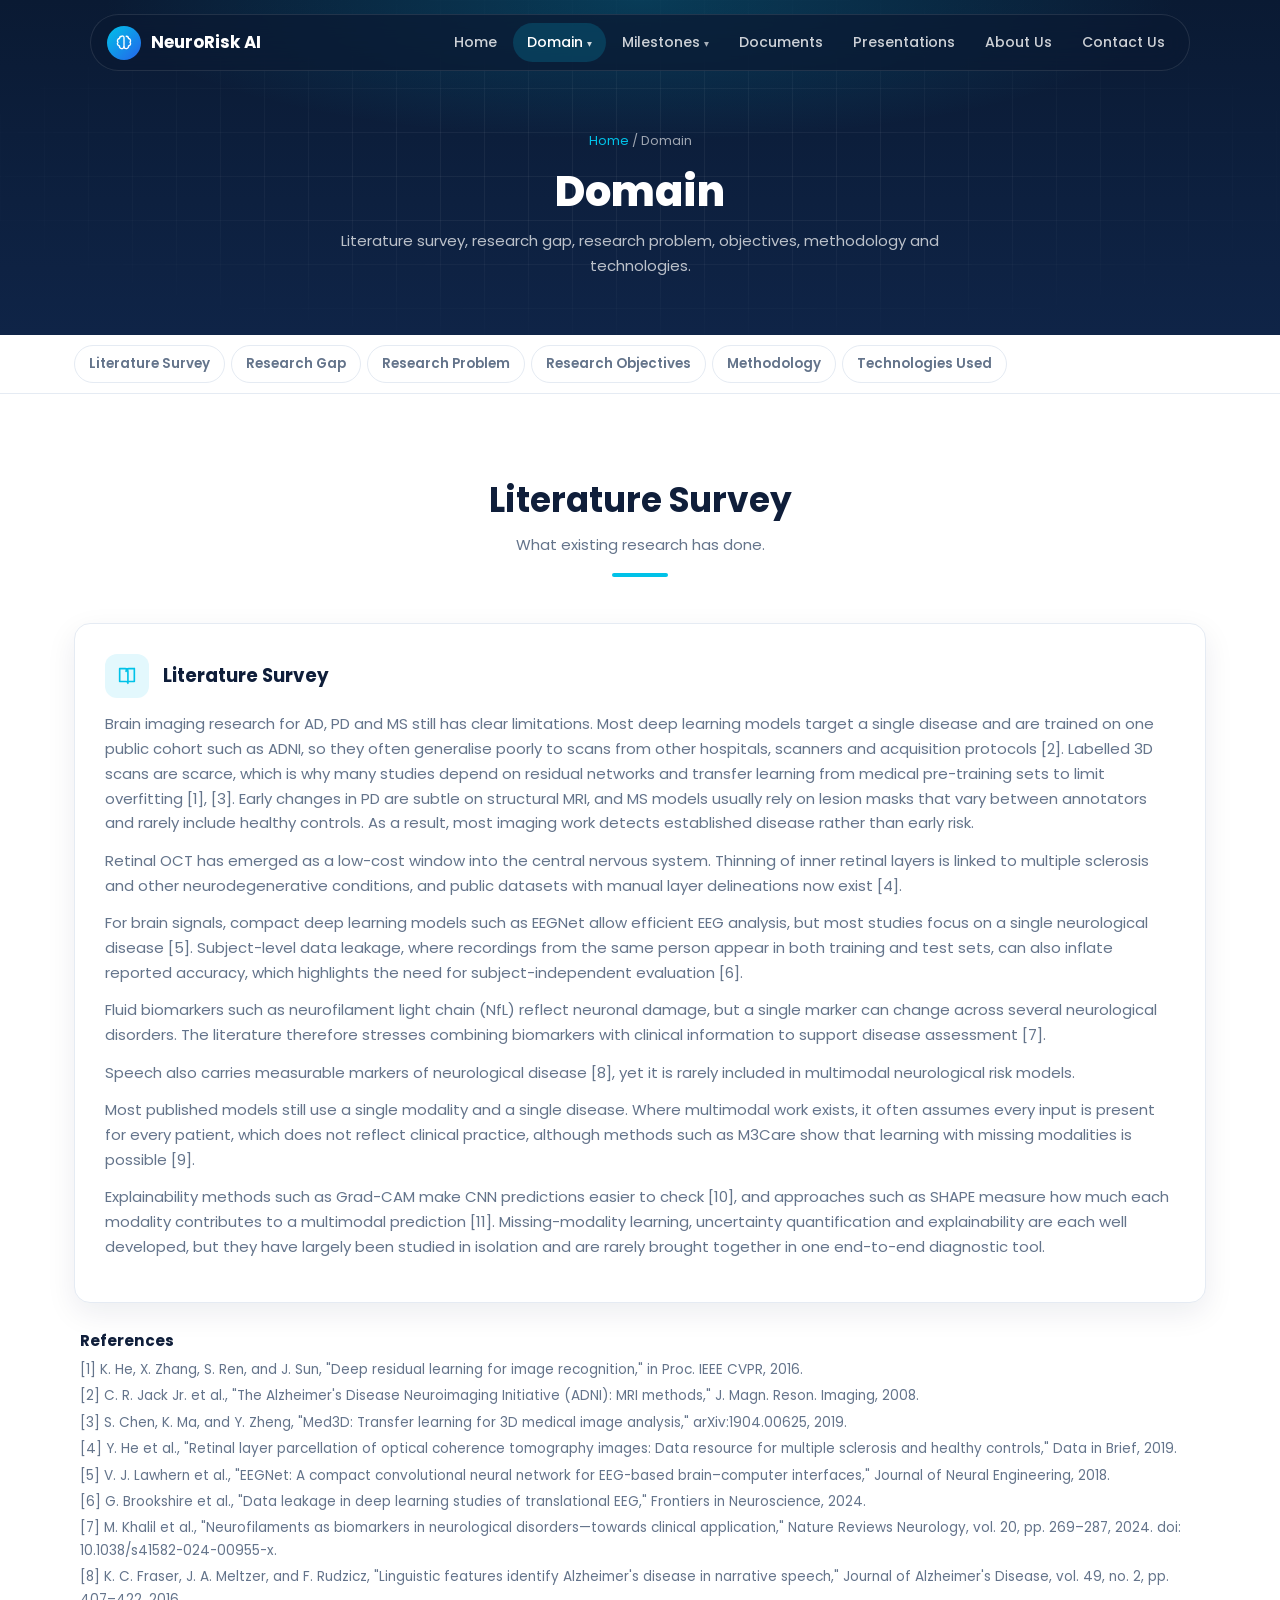
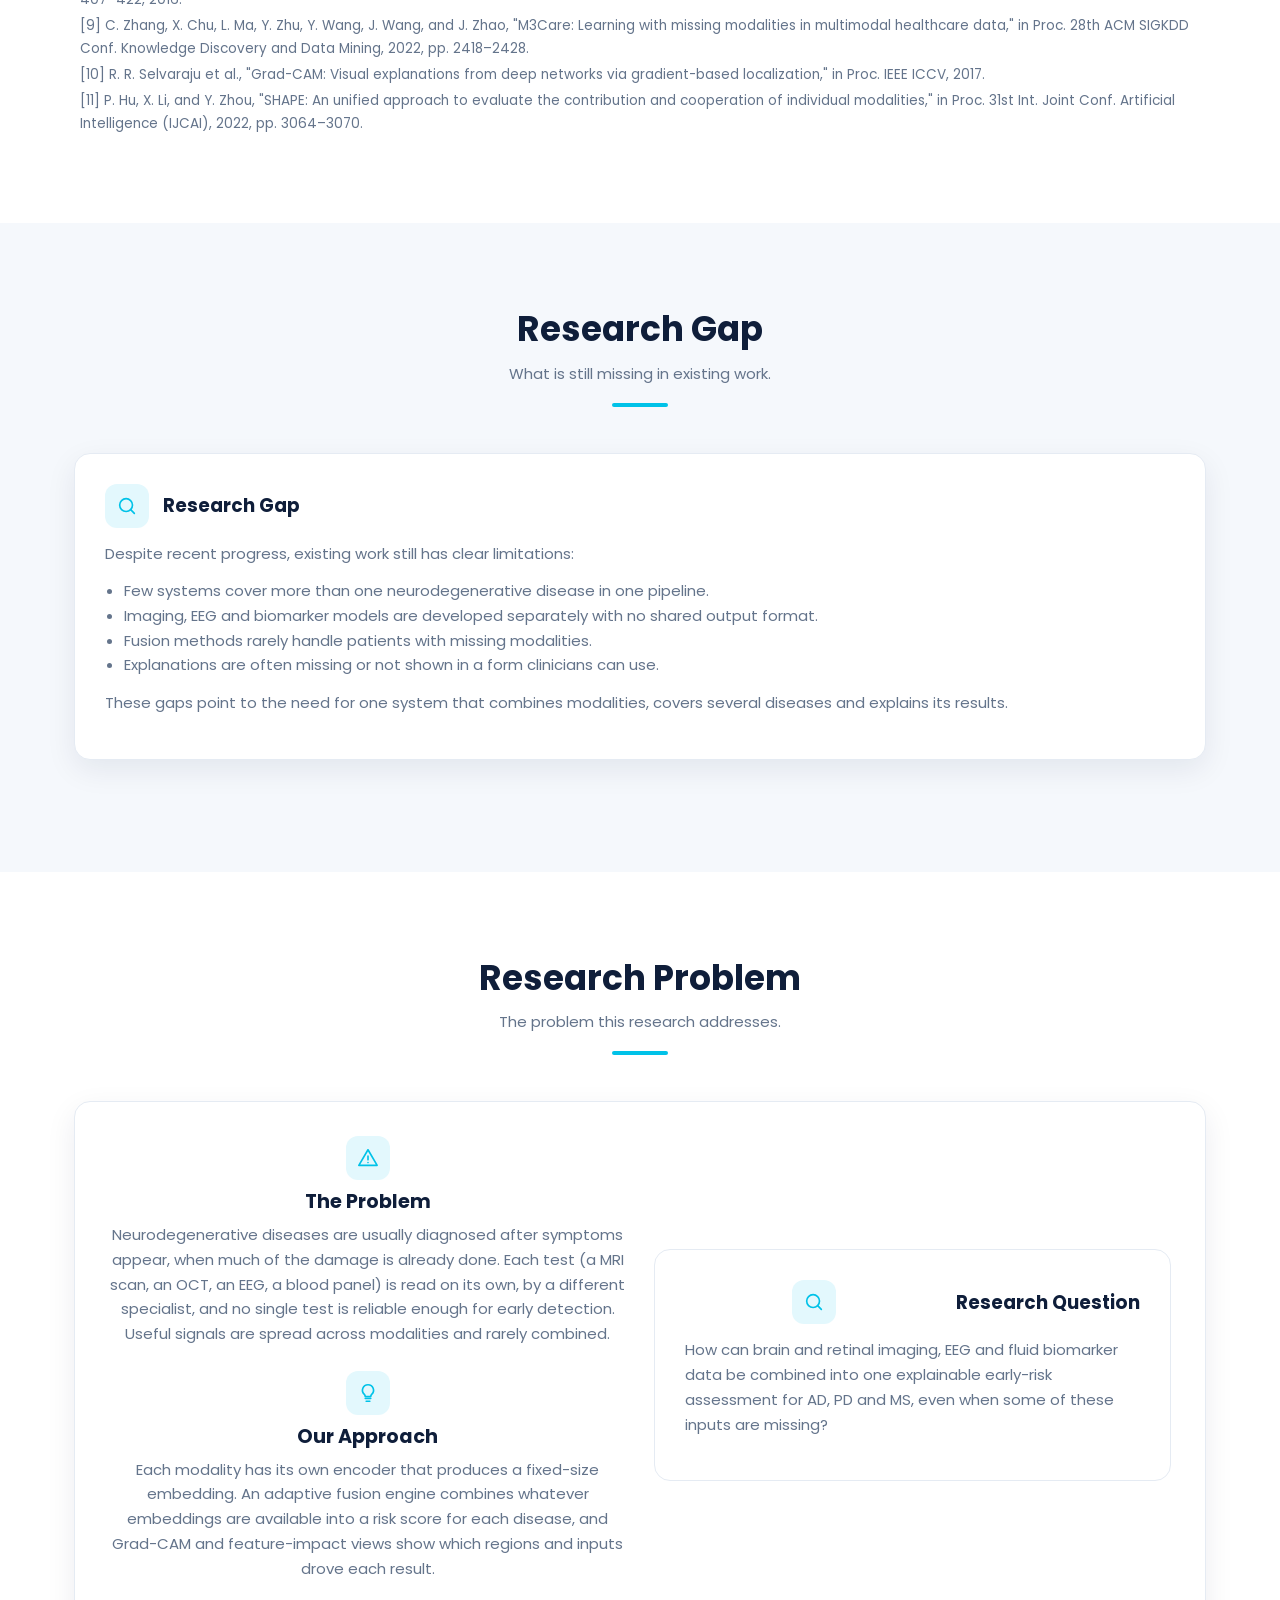
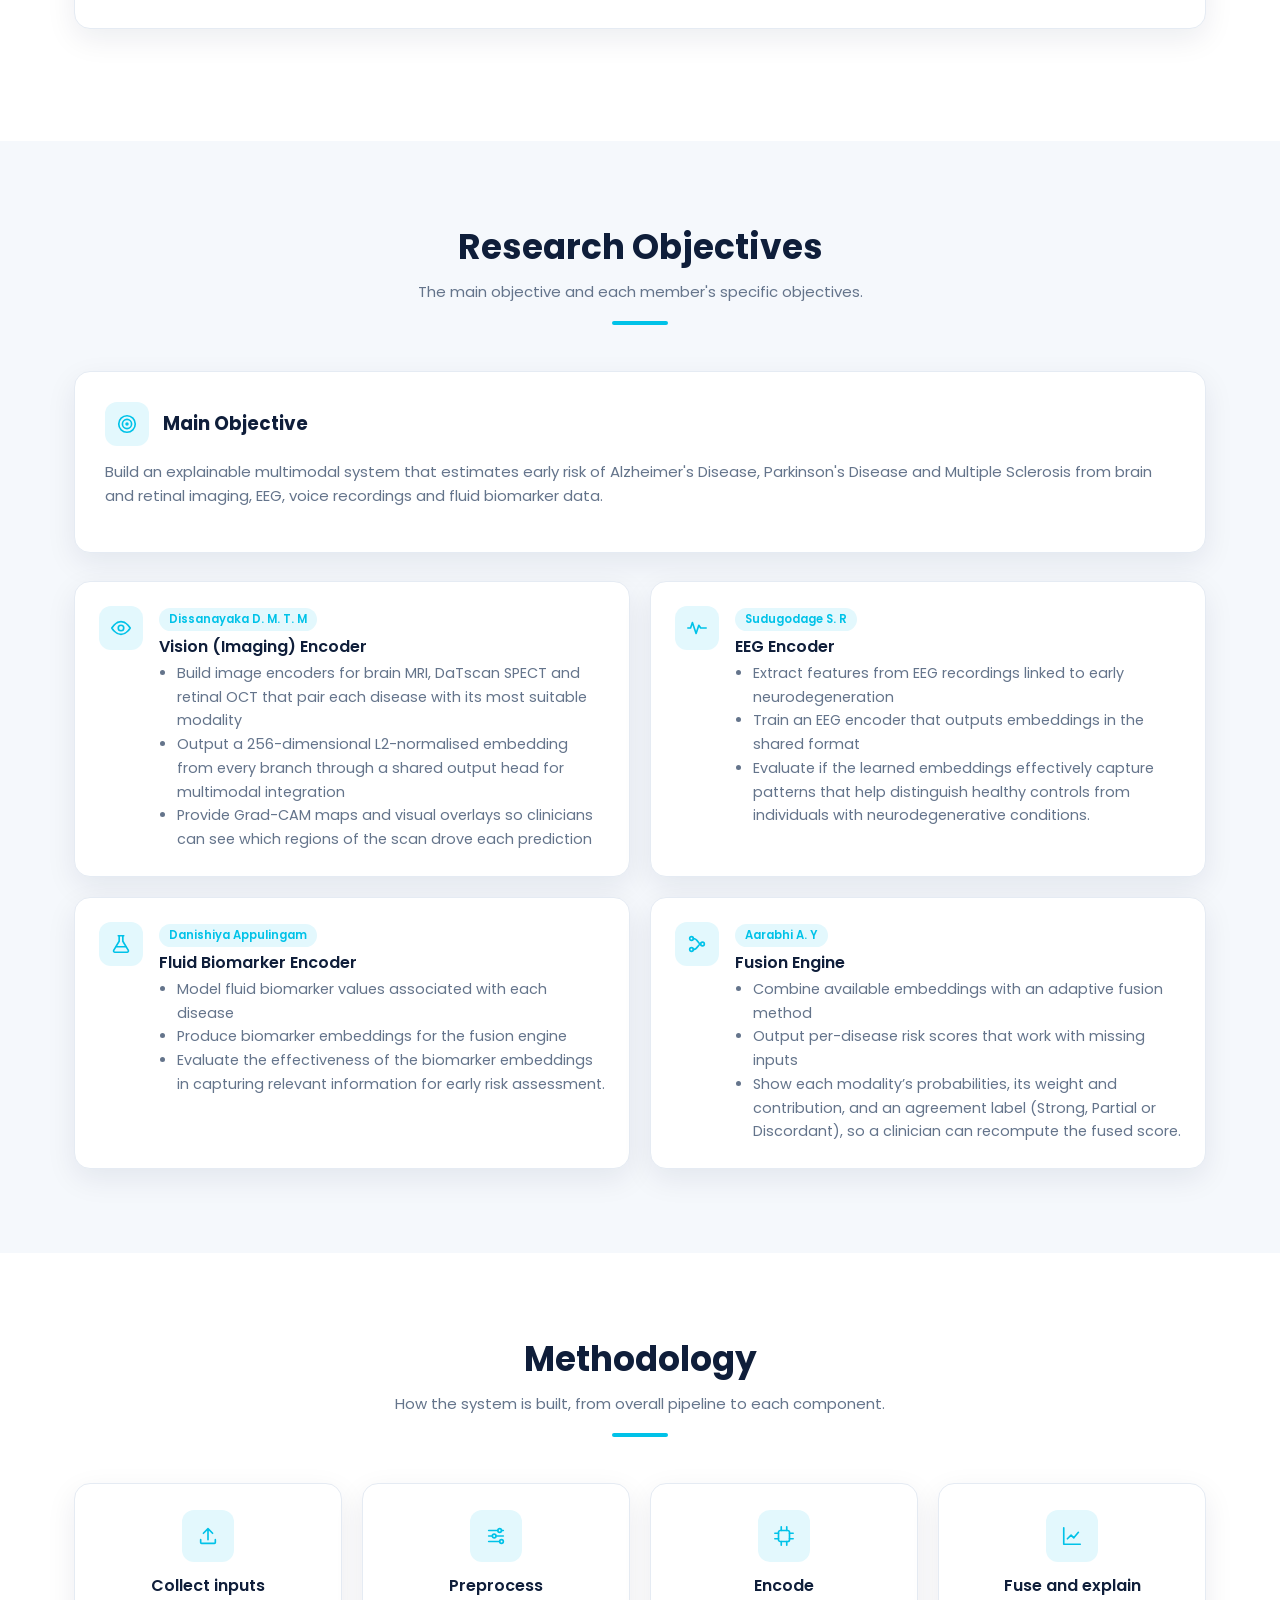
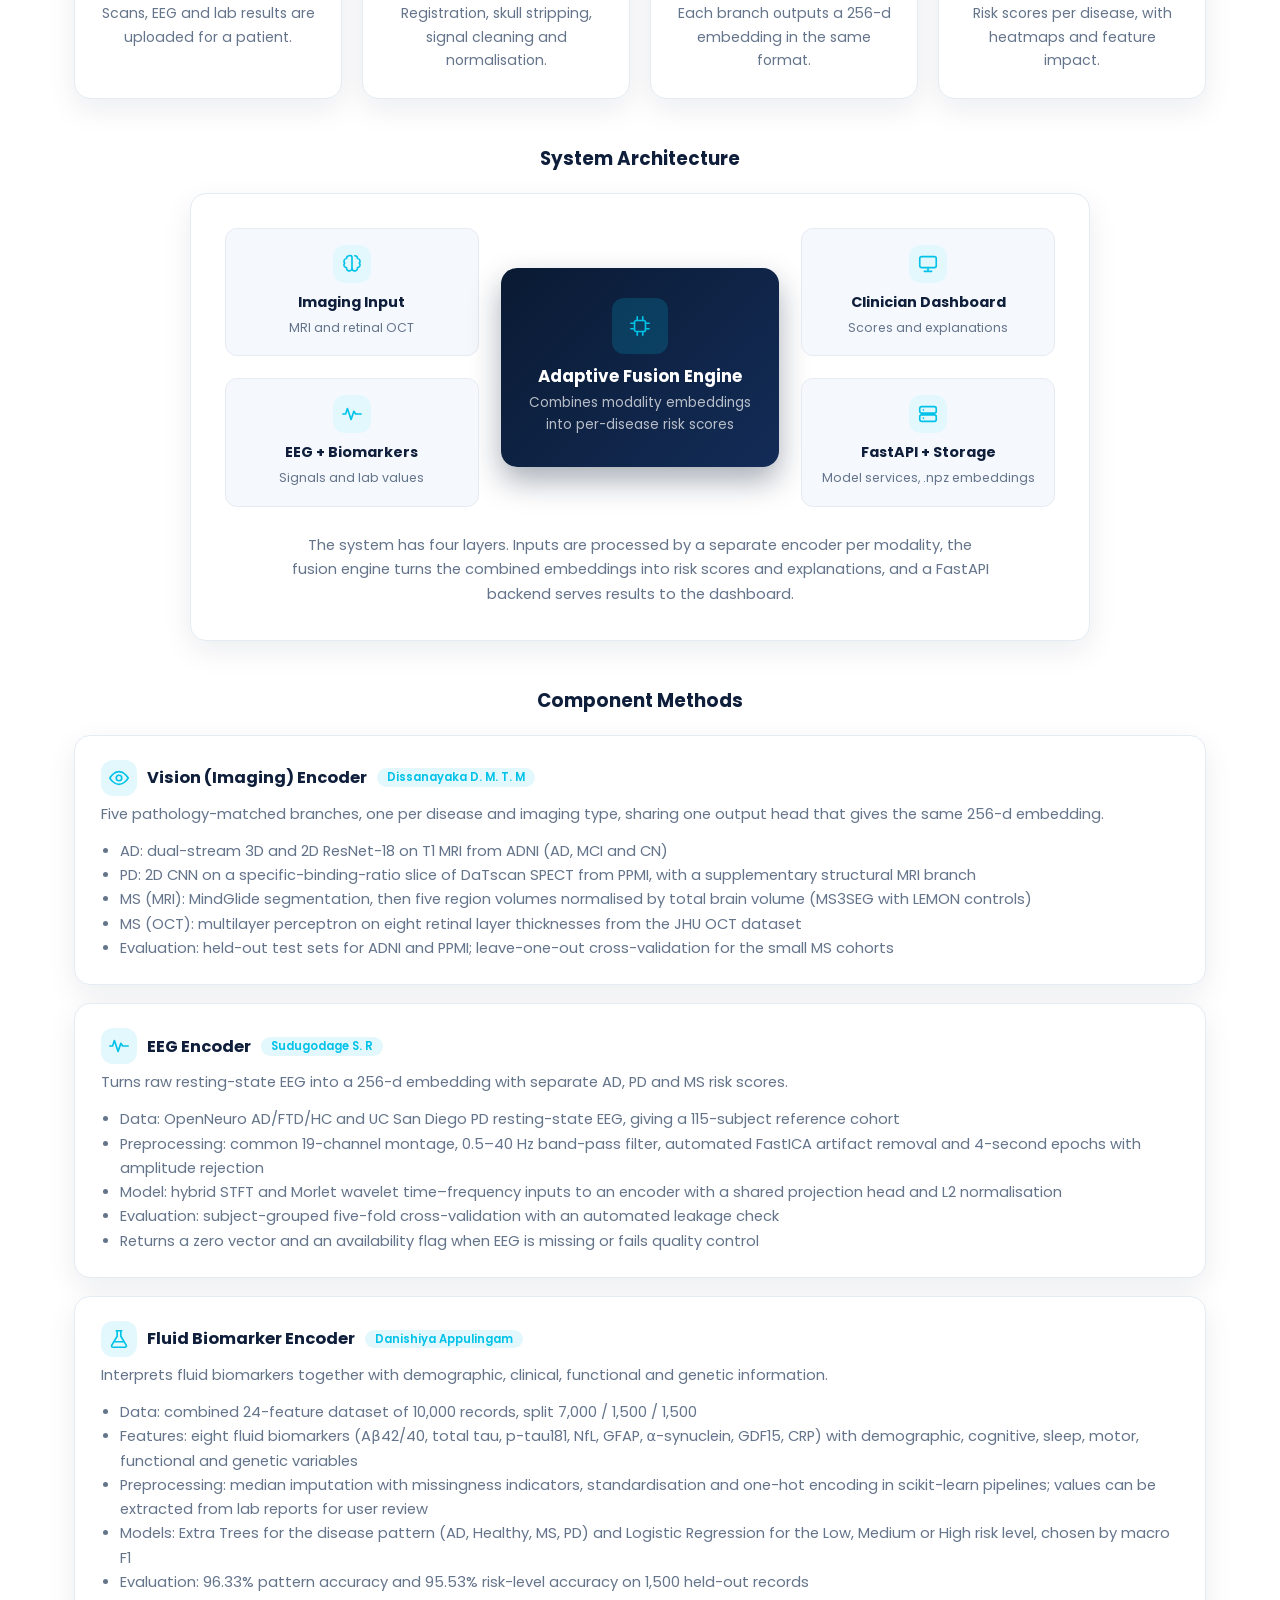
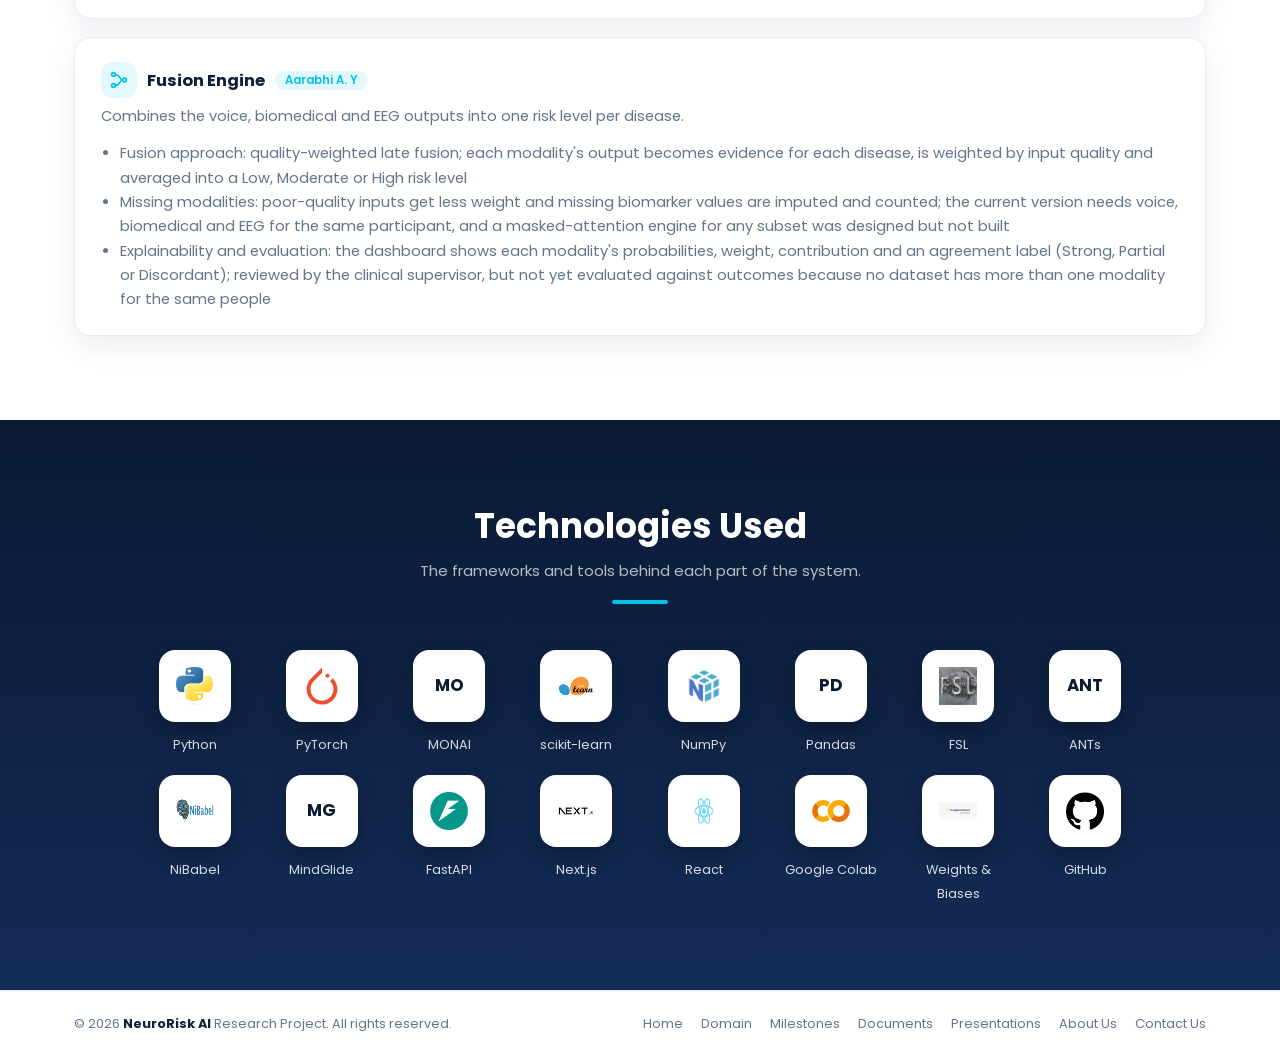
<file: domain.html>
<!DOCTYPE html>
<html lang="en">
<head>
<meta charset="UTF-8">
<meta name="viewport" content="width=device-width, initial-scale=1, viewport-fit=cover">
<meta name="description" content="Literature survey, research gap, research problem, objectives, methodology and technologies.">
<title>Domain | NeuroRisk AI — R26-DS-015</title>
<link rel="preconnect" href="https://fonts.googleapis.com">
<link rel="preconnect" href="https://fonts.gstatic.com" crossorigin>
<link href="https://fonts.googleapis.com/css2?family=Poppins:wght@400;500;600;700;800&display=swap" rel="stylesheet">
<link rel="stylesheet" href="css/style.css">
</head>
<body>
<header class="nav"><div class="bar">
  <a class="logo" href="index.html"><span class="logo-badge"><svg class="ico" viewBox="0 0 24 24" aria-hidden="true"><path d="M9 3a3 3 0 0 0-3 3 3 3 0 0 0-2 5 3 3 0 0 0 2 5 3 3 0 0 0 6 1V5a2 2 0 0 0-3-2z"/><path d="M15 3a3 3 0 0 1 3 3 3 3 0 0 1 2 5 3 3 0 0 1-2 5 3 3 0 0 1-6 1"/></svg></span><span>NeuroRisk AI</span></a>
  <input type="checkbox" id="navToggle" aria-label="Toggle menu"><label for="navToggle" class="menu-btn">Menu</label>
  <ul id="navList"><li><a href="index.html">Home</a></li><li class="has-dd"><a href="domain.html" class="active" aria-current="page" aria-haspopup="true">Domain<span class="caret">▾</span></a><ul class="dropdown" aria-label="Domain"><li><a href="domain.html#literature">Literature Survey</a></li><li><a href="domain.html#gap">Research Gap</a></li><li><a href="domain.html#problem">Research Problem</a></li><li><a href="domain.html#objectives">Research Objectives</a></li><li><a href="domain.html#methodology">Methodology</a></li><li><a href="domain.html#technologies">Technologies Used</a></li></ul></li><li class="has-dd"><a href="milestones.html" aria-haspopup="true">Milestones<span class="caret">▾</span></a><ul class="dropdown" aria-label="Milestones"><li><a href="milestones.html#taf">Topic Assessment Form (TAF)</a></li><li><a href="milestones.html#proposal">Project Proposal (Presentation + Report)</a></li><li><a href="milestones.html#pp1">Progress Presentation 1</a></li><li><a href="milestones.html#pp2">Progress Presentation 2</a></li><li><a href="milestones.html#draft-thesis">Draft Thesis and Website Submission</a></li><li><a href="milestones.html#logbook">Logbook and Checklist Submissions</a></li><li><a href="milestones.html#final">Final Presentation &amp; Viva</a></li><li><a href="milestones.html#website">Website Assessment</a></li><li><a href="milestones.html#paper">Research Paper Submission</a></li><li><a href="milestones.html#final-thesis">Final Thesis Submission</a></li></ul></li><li><a href="documents.html">Documents</a></li><li><a href="presentations.html">Presentations</a></li><li><a href="about.html">About Us</a></li><li><a href="contact.html">Contact Us</a></li></ul>
</div></header>
<main>
<section class="page-hero"><div class="wrap">
  <div class="crumbs"><a href="index.html">Home</a> / Domain</div>
  <h1>Domain</h1><p>Literature survey, research gap, research problem, objectives, methodology and technologies.</p></div></section>
<nav class="subnav" aria-label="Domain sections"><div class="wrap"><a href="#literature">Literature Survey</a><a href="#gap">Research Gap</a><a href="#problem">Research Problem</a><a href="#objectives">Research Objectives</a><a href="#methodology">Methodology</a><a href="#technologies">Technologies Used</a></div></nav><section class="sec " id="literature"><div class="wrap">
<div class="sec-head"><h2>Literature Survey</h2><p>What existing research has done.</p></div>
<div class="card block-card"><div class="bh"><div class="icon-box"><svg class="ico" viewBox="0 0 24 24" aria-hidden="true"><path d="M4 4h6a3 3 0 0 1 3 3v13a2 2 0 0 0-2-2H4z"/><path d="M20 4h-6a3 3 0 0 0-3 3"/><path d="M20 4v14h-7"/></svg></div><h3>Literature Survey</h3></div><p>Brain imaging research for AD, PD and MS still has clear limitations. Most deep learning models target a single disease and are trained on one public cohort such as ADNI, so they often generalise poorly to scans from other hospitals, scanners and acquisition protocols [2]. Labelled 3D scans are scarce, which is why many studies depend on residual networks and transfer learning from medical pre-training sets to limit overfitting [1], [3]. Early changes in PD are subtle on structural MRI, and MS models usually rely on lesion masks that vary between annotators and rarely include healthy controls. As a result, most imaging work detects established disease rather than early risk.</p><p>Retinal OCT has emerged as a low-cost window into the central nervous system. Thinning of inner retinal layers is linked to multiple sclerosis and other neurodegenerative conditions, and public datasets with manual layer delineations now exist [4].</p><p>For brain signals, compact deep learning models such as EEGNet allow efficient EEG analysis, but most studies focus on a single neurological disease [5]. Subject-level data leakage, where recordings from the same person appear in both training and test sets, can also inflate reported accuracy, which highlights the need for subject-independent evaluation [6].</p><p>Fluid biomarkers such as neurofilament light chain (NfL) reflect neuronal damage, but a single marker can change across several neurological disorders. The literature therefore stresses combining biomarkers with clinical information to support disease assessment [7].</p><p>Speech also carries measurable markers of neurological disease [8], yet it is rarely included in multimodal neurological risk models.</p><p>Most published models still use a single modality and a single disease. Where multimodal work exists, it often assumes every input is present for every patient, which does not reflect clinical practice, although methods such as M3Care show that learning with missing modalities is possible [9].</p><p>Explainability methods such as Grad-CAM make CNN predictions easier to check [10], and approaches such as SHAPE measure how much each modality contributes to a multimodal prediction [11]. Missing-modality learning, uncertainty quantification and explainability are each well developed, but they have largely been studied in isolation and are rarely brought together in one end-to-end diagnostic tool.</p></div><div class="refs"><h4>References</h4><p>[1] K. He, X. Zhang, S. Ren, and J. Sun, &quot;Deep residual learning for image recognition,&quot; in Proc. IEEE CVPR, 2016.</p><p>[2] C. R. Jack Jr. et al., &quot;The Alzheimer&#x27;s Disease Neuroimaging Initiative (ADNI): MRI methods,&quot; J. Magn. Reson. Imaging, 2008.</p><p>[3] S. Chen, K. Ma, and Y. Zheng, &quot;Med3D: Transfer learning for 3D medical image analysis,&quot; arXiv:1904.00625, 2019.</p><p>[4] Y. He et al., &quot;Retinal layer parcellation of optical coherence tomography images: Data resource for multiple sclerosis and healthy controls,&quot; Data in Brief, 2019.</p><p>[5] V. J. Lawhern et al., &quot;EEGNet: A compact convolutional neural network for EEG-based brain–computer interfaces,&quot; Journal of Neural Engineering, 2018.</p><p>[6] G. Brookshire et al., &quot;Data leakage in deep learning studies of translational EEG,&quot; Frontiers in Neuroscience, 2024.</p><p>[7] M. Khalil et al., &quot;Neurofilaments as biomarkers in neurological disorders—towards clinical application,&quot; Nature Reviews Neurology, vol. 20, pp. 269–287, 2024. doi: 10.1038/s41582-024-00955-x.</p><p>[8] K. C. Fraser, J. A. Meltzer, and F. Rudzicz, &quot;Linguistic features identify Alzheimer&#x27;s disease in narrative speech,&quot; Journal of Alzheimer&#x27;s Disease, vol. 49, no. 2, pp. 407–422, 2016.</p><p>[9] C. Zhang, X. Chu, L. Ma, Y. Zhu, Y. Wang, J. Wang, and J. Zhao, &quot;M3Care: Learning with missing modalities in multimodal healthcare data,&quot; in Proc. 28th ACM SIGKDD Conf. Knowledge Discovery and Data Mining, 2022, pp. 2418–2428.</p><p>[10] R. R. Selvaraju et al., &quot;Grad-CAM: Visual explanations from deep networks via gradient-based localization,&quot; in Proc. IEEE ICCV, 2017.</p><p>[11] P. Hu, X. Li, and Y. Zhou, &quot;SHAPE: An unified approach to evaluate the contribution and cooperation of individual modalities,&quot; in Proc. 31st Int. Joint Conf. Artificial Intelligence (IJCAI), 2022, pp. 3064–3070.</p></div>
</div></section><section class="sec soft" id="gap"><div class="wrap">
<div class="sec-head"><h2>Research Gap</h2><p>What is still missing in existing work.</p></div>
<div class="card block-card"><div class="bh"><div class="icon-box"><svg class="ico" viewBox="0 0 24 24" aria-hidden="true"><circle cx="11" cy="11" r="7"/><path d="m20 20-4-4"/></svg></div><h3>Research Gap</h3></div><p>Despite recent progress, existing work still has clear limitations:</p><ul><li>Few systems cover more than one neurodegenerative disease in one pipeline.</li><li>Imaging, EEG and biomarker models are developed separately with no shared output format.</li><li>Fusion methods rarely handle patients with missing modalities.</li><li>Explanations are often missing or not shown in a form clinicians can use.</li></ul><p>These gaps point to the need for one system that combines modalities, covers several diseases and explains its results.</p></div>
</div></section><section class="sec " id="problem"><div class="wrap">
<div class="sec-head"><h2>Research Problem</h2><p>The problem this research addresses.</p></div>
<div class="card ps"><div class="txt"><div><div class="icon-box"><svg class="ico" viewBox="0 0 24 24" aria-hidden="true"><path d="M12 3 2 20h20L12 3z"/><path d="M12 10v4M12 17h0"/></svg></div><h3>The Problem</h3><p>Neurodegenerative diseases are usually diagnosed after symptoms appear, when much of the damage is already done. Each test (a MRI scan, an OCT, an EEG, a blood panel) is read on its own, by a different specialist, and no single test is reliable enough for early detection. Useful signals are spread across modalities and rarely combined.</p></div><div><div class="icon-box"><svg class="ico" viewBox="0 0 24 24" aria-hidden="true"><path d="M9 18h6M10 21h4"/><path d="M12 3a6 6 0 0 0-4 10.5c.7.7 1 1.5 1 2.5h6c0-1 .3-1.8 1-2.5A6 6 0 0 0 12 3z"/></svg></div><h3>Our Approach</h3><p>Each modality has its own encoder that produces a fixed-size embedding. An adaptive fusion engine combines whatever embeddings are available into a risk score for each disease, and Grad-CAM and feature-impact views show which regions and inputs drove each result.</p></div></div><div class="card block-card" style="box-shadow:none;margin:0"><div class="bh"><div class="icon-box"><svg class="ico" viewBox="0 0 24 24" aria-hidden="true"><circle cx="11" cy="11" r="7"/><path d="m20 20-4-4"/></svg></div><h3>Research Question</h3></div><p>How can brain and retinal imaging, EEG and fluid biomarker data be combined into one explainable early-risk assessment for AD, PD and MS, even when some of these inputs are missing?</p></div></div>
</div></section><section class="sec soft" id="objectives"><div class="wrap">
<div class="sec-head"><h2>Research Objectives</h2><p>The main objective and each member&#x27;s specific objectives.</p></div>
<div class="card block-card"><div class="bh"><div class="icon-box"><svg class="ico" viewBox="0 0 24 24" aria-hidden="true"><circle cx="12" cy="12" r="9"/><circle cx="12" cy="12" r="5"/><circle cx="12" cy="12" r="1"/></svg></div><h3>Main Objective</h3></div><p>Build an explainable multimodal system that estimates early risk of Alzheimer&#x27;s Disease, Parkinson&#x27;s Disease and Multiple Sclerosis from brain and retinal imaging, EEG, voice recordings and fluid biomarker data.</p></div><div class="grid2"><div class="card feat"><div class="icon-box"><svg class="ico" viewBox="0 0 24 24" aria-hidden="true"><path d="M2 12s4-7 10-7 10 7 10 7-4 7-10 7S2 12 2 12z"/><circle cx="12" cy="12" r="3"/></svg></div><div><span class="who">Dissanayaka D. M. T. M</span><h4>Vision (Imaging) Encoder</h4><ul><li>Build image encoders for brain MRI, DaTscan SPECT and retinal OCT that pair each disease with its most suitable modality</li><li>Output a 256-dimensional L2-normalised embedding from every branch through a shared output head for multimodal integration</li><li>Provide Grad-CAM maps and visual overlays so clinicians can see which regions of the scan drove each prediction</li></ul></div></div><div class="card feat"><div class="icon-box"><svg class="ico" viewBox="0 0 24 24" aria-hidden="true"><path d="M2 12h3l2-6 4 12 3-9 2 3h6"/></svg></div><div><span class="who">Sudugodage S. R</span><h4>EEG Encoder</h4><ul><li>Extract features from EEG recordings linked to early neurodegeneration</li><li>Train an EEG encoder that outputs embeddings in the shared format</li><li>Evaluate if the learned embeddings effectively capture patterns that help distinguish healthy controls from individuals with neurodegenerative conditions.</li></ul></div></div><div class="card feat"><div class="icon-box"><svg class="ico" viewBox="0 0 24 24" aria-hidden="true"><path d="M9 3h6"/><path d="M10 3v6L4 19a1.5 1.5 0 0 0 1.3 2h13.4a1.5 1.5 0 0 0 1.3-2L14 9V3"/><path d="M7 15h10"/></svg></div><div><span class="who">Danishiya Appulingam</span><h4>Fluid Biomarker Encoder</h4><ul><li>Model fluid biomarker values associated with each disease</li><li>Produce biomarker embeddings for the fusion engine</li><li>Evaluate the effectiveness of the biomarker embeddings in capturing relevant information for early risk assessment.</li></ul></div></div><div class="card feat"><div class="icon-box"><svg class="ico" viewBox="0 0 24 24" aria-hidden="true"><circle cx="6" cy="6" r="2"/><circle cx="6" cy="18" r="2"/><circle cx="18" cy="12" r="2"/><path d="M8 6c5 0 5 6 8 6M8 18c5 0 5-6 8-6"/></svg></div><div><span class="who">Aarabhi A. Y</span><h4>Fusion Engine</h4><ul><li>Combine available embeddings with an adaptive fusion method</li><li>Output per-disease risk scores that work with missing inputs</li><li>Show each modality’s probabilities, its weight and contribution, and an agreement label (Strong, Partial or Discordant), so a clinician can recompute the fused score.</li></ul></div></div></div>
</div></section><section class="sec " id="methodology"><div class="wrap">
<div class="sec-head"><h2>Methodology</h2><p>How the system is built, from overall pipeline to each component.</p></div>
<div class="grid4"><div class="card step"><div class="icon-box"><svg class="ico" viewBox="0 0 24 24" aria-hidden="true"><path d="M12 16V4M7 9l5-5 5 5"/><path d="M4 16v3a1 1 0 0 0 1 1h14a1 1 0 0 0 1-1v-3"/></svg></div><h4>Collect inputs</h4><p>Scans, EEG and lab results are uploaded for a patient.</p></div><div class="card step"><div class="icon-box"><svg class="ico" viewBox="0 0 24 24" aria-hidden="true"><path d="M4 6h10M18 6h2M4 12h4M12 12h8M4 18h12"/><circle cx="16" cy="6" r="2"/><circle cx="10" cy="12" r="2"/><circle cx="18" cy="18" r="2"/></svg></div><h4>Preprocess</h4><p>Registration, skull stripping, signal cleaning and normalisation.</p></div><div class="card step"><div class="icon-box"><svg class="ico" viewBox="0 0 24 24" aria-hidden="true"><rect x="6" y="6" width="12" height="12" rx="2"/><path d="M9 2v4M15 2v4M9 18v4M15 18v4M2 9h4M2 15h4M18 9h4M18 15h4"/></svg></div><h4>Encode</h4><p>Each branch outputs a 256-d embedding in the same format.</p></div><div class="card step"><div class="icon-box"><svg class="ico" viewBox="0 0 24 24" aria-hidden="true"><path d="M3 3v18h18"/><path d="M7 15l4-4 3 3 5-6"/></svg></div><h4>Fuse and explain</h4><p>Risk scores per disease, with heatmaps and feature impact.</p></div></div><h3 class="people-title" style="margin-top:48px">System Architecture</h3><div class="card arch"><div class="arch-grid"><div class="node"><div class="icon-box"><svg class="ico" viewBox="0 0 24 24" aria-hidden="true"><path d="M9 3a3 3 0 0 0-3 3 3 3 0 0 0-2 5 3 3 0 0 0 2 5 3 3 0 0 0 6 1V5a2 2 0 0 0-3-2z"/><path d="M15 3a3 3 0 0 1 3 3 3 3 0 0 1 2 5 3 3 0 0 1-2 5 3 3 0 0 1-6 1"/></svg></div><strong>Imaging Input</strong><span>MRI and retinal OCT</span></div><div class="engine"><div class="icon-box"><svg class="ico" viewBox="0 0 24 24" aria-hidden="true"><rect x="6" y="6" width="12" height="12" rx="2"/><path d="M9 2v4M15 2v4M9 18v4M15 18v4M2 9h4M2 15h4M18 9h4M18 15h4"/></svg></div><h5>Adaptive Fusion Engine</h5><p>Combines modality embeddings into per-disease risk scores</p></div><div class="node"><div class="icon-box"><svg class="ico" viewBox="0 0 24 24" aria-hidden="true"><rect x="3" y="4" width="18" height="12" rx="2"/><path d="M8 20h8M12 16v4"/></svg></div><strong>Clinician Dashboard</strong><span>Scores and explanations</span></div><div class="node"><div class="icon-box"><svg class="ico" viewBox="0 0 24 24" aria-hidden="true"><path d="M2 12h3l2-6 4 12 3-9 2 3h6"/></svg></div><strong>EEG + Biomarkers</strong><span>Signals and lab values</span></div><div class="node"><div class="icon-box"><svg class="ico" viewBox="0 0 24 24" aria-hidden="true"><rect x="3" y="4" width="18" height="7" rx="2"/><rect x="3" y="13" width="18" height="7" rx="2"/><path d="M7 7.5h0M7 16.5h0"/></svg></div><strong>FastAPI + Storage</strong><span>Model services, .npz embeddings</span></div></div><p class="arch-text">The system has four layers. Inputs are processed by a separate encoder per modality, the fusion engine turns the combined embeddings into risk scores and explanations, and a FastAPI backend serves results to the dashboard.</p></div><h3 class="people-title" style="margin-top:48px">Component Methods</h3><div class="method"><div class="card"><h4><span class="icon-box" style="width:36px;height:36px"><svg class="ico" viewBox="0 0 24 24" aria-hidden="true"><path d="M2 12s4-7 10-7 10 7 10 7-4 7-10 7S2 12 2 12z"/><circle cx="12" cy="12" r="3"/></svg></span>Vision (Imaging) Encoder <span class="who">Dissanayaka D. M. T. M</span></h4><p>Five pathology-matched branches, one per disease and imaging type, sharing one output head that gives the same 256-d embedding.</p><ul><li>AD: dual-stream 3D and 2D ResNet-18 on T1 MRI from ADNI (AD, MCI and CN)</li><li>PD: 2D CNN on a specific-binding-ratio slice of DaTscan SPECT from PPMI, with a supplementary structural MRI branch</li><li>MS (MRI): MindGlide segmentation, then five region volumes normalised by total brain volume (MS3SEG with LEMON controls)</li><li>MS (OCT): multilayer perceptron on eight retinal layer thicknesses from the JHU OCT dataset</li><li>Evaluation: held-out test sets for ADNI and PPMI; leave-one-out cross-validation for the small MS cohorts</li></ul></div><div class="card"><h4><span class="icon-box" style="width:36px;height:36px"><svg class="ico" viewBox="0 0 24 24" aria-hidden="true"><path d="M2 12h3l2-6 4 12 3-9 2 3h6"/></svg></span>EEG Encoder <span class="who">Sudugodage S. R</span></h4><p>Turns raw resting-state EEG into a 256-d embedding with separate AD, PD and MS risk scores.</p><ul><li>Data: OpenNeuro AD/FTD/HC and UC San Diego PD resting-state EEG, giving a 115-subject reference cohort</li><li>Preprocessing: common 19-channel montage, 0.5–40 Hz band-pass filter, automated FastICA artifact removal and 4-second epochs with amplitude rejection</li><li>Model: hybrid STFT and Morlet wavelet time–frequency inputs to an encoder with a shared projection head and L2 normalisation</li><li>Evaluation: subject-grouped five-fold cross-validation with an automated leakage check</li><li>Returns a zero vector and an availability flag when EEG is missing or fails quality control</li></ul></div><div class="card"><h4><span class="icon-box" style="width:36px;height:36px"><svg class="ico" viewBox="0 0 24 24" aria-hidden="true"><path d="M9 3h6"/><path d="M10 3v6L4 19a1.5 1.5 0 0 0 1.3 2h13.4a1.5 1.5 0 0 0 1.3-2L14 9V3"/><path d="M7 15h10"/></svg></span>Fluid Biomarker Encoder <span class="who">Danishiya Appulingam</span></h4><p>Interprets fluid biomarkers together with demographic, clinical, functional and genetic information.</p><ul><li>Data: combined 24-feature dataset of 10,000 records, split 7,000 / 1,500 / 1,500</li><li>Features: eight fluid biomarkers (Aβ42/40, total tau, p-tau181, NfL, GFAP, α-synuclein, GDF15, CRP) with demographic, cognitive, sleep, motor, functional and genetic variables</li><li>Preprocessing: median imputation with missingness indicators, standardisation and one-hot encoding in scikit-learn pipelines; values can be extracted from lab reports for user review</li><li>Models: Extra Trees for the disease pattern (AD, Healthy, MS, PD) and Logistic Regression for the Low, Medium or High risk level, chosen by macro F1</li><li>Evaluation: 96.33% pattern accuracy and 95.53% risk-level accuracy on 1,500 held-out records</li></ul></div><div class="card"><h4><span class="icon-box" style="width:36px;height:36px"><svg class="ico" viewBox="0 0 24 24" aria-hidden="true"><circle cx="6" cy="6" r="2"/><circle cx="6" cy="18" r="2"/><circle cx="18" cy="12" r="2"/><path d="M8 6c5 0 5 6 8 6M8 18c5 0 5-6 8-6"/></svg></span>Fusion Engine <span class="who">Aarabhi A. Y</span></h4><p>Combines the voice, biomedical and EEG outputs into one risk level per disease.</p><ul><li>Fusion approach: quality-weighted late fusion; each modality&#x27;s output becomes evidence for each disease, is weighted by input quality and averaged into a Low, Moderate or High risk level</li><li>Missing modalities: poor-quality inputs get less weight and missing biomarker values are imputed and counted; the current version needs voice, biomedical and EEG for the same participant, and a masked-attention engine for any subset was designed but not built</li><li>Explainability and evaluation: the dashboard shows each modality&#x27;s probabilities, weight, contribution and an agreement label (Strong, Partial or Discordant); reviewed by the clinical supervisor, but not yet evaluated against outcomes because no dataset has more than one modality for the same people</li></ul></div></div>
</div></section><section class="sec dark" id="technologies"><div class="wrap">
<div class="sec-head"><h2>Technologies Used</h2><p>The frameworks and tools behind each part of the system.</p></div>
<div class="tech"><div class="tech-item"><div class="tech-tile"><img src="images/tech/python.png" alt="" width="38" height="38"></div><span>Python</span></div><div class="tech-item"><div class="tech-tile"><img src="images/tech/pytorch.png" alt="" width="38" height="38"></div><span>PyTorch</span></div><div class="tech-item"><div class="tech-tile"><span class="fb">MO</span></div><span>MONAI</span></div><div class="tech-item"><div class="tech-tile"><img src="images/tech/scikitlearn.png" alt="" width="38" height="38"></div><span>scikit-learn</span></div><div class="tech-item"><div class="tech-tile"><img src="images/tech/numpy.png" alt="" width="38" height="38"></div><span>NumPy</span></div><div class="tech-item"><div class="tech-tile"><span class="fb">PD</span></div><span>Pandas</span></div><div class="tech-item"><div class="tech-tile"><img src="images/tech/fsl.png" alt="" width="38" height="38"></div><span>FSL</span></div><div class="tech-item"><div class="tech-tile"><span class="fb">ANT</span></div><span>ANTs</span></div><div class="tech-item"><div class="tech-tile"><img src="images/tech/nibabel.png" alt="" width="38" height="38"></div><span>NiBabel</span></div><div class="tech-item"><div class="tech-tile"><span class="fb">MG</span></div><span>MindGlide</span></div><div class="tech-item"><div class="tech-tile"><img src="images/tech/fastapi.png" alt="" width="38" height="38"></div><span>FastAPI</span></div><div class="tech-item"><div class="tech-tile"><img src="images/tech/nextdotjs.png" alt="" width="38" height="38"></div><span>Next.js</span></div><div class="tech-item"><div class="tech-tile"><img src="images/tech/react.png" alt="" width="38" height="38"></div><span>React</span></div><div class="tech-item"><div class="tech-tile"><img src="images/tech/googlecolab.svg" alt="" width="38" height="38"></div><span>Google Colab</span></div><div class="tech-item"><div class="tech-tile"><img src="images/tech/weightsandbiases.svg" alt="" width="38" height="38"></div><span>Weights &amp; Biases</span></div><div class="tech-item"><div class="tech-tile"><img src="images/tech/github.png" alt="" width="38" height="38"></div><span>GitHub</span></div></div>
</div></section>
</main>
<footer><div class="wrap"><span>© 2026 <b>NeuroRisk AI</b> Research Project. All rights reserved.</span><nav><a href="index.html">Home</a><a href="domain.html">Domain</a><a href="milestones.html">Milestones</a><a href="documents.html">Documents</a><a href="presentations.html">Presentations</a><a href="about.html">About Us</a><a href="contact.html">Contact Us</a></nav></div></footer>

</body>
</html>
</file>
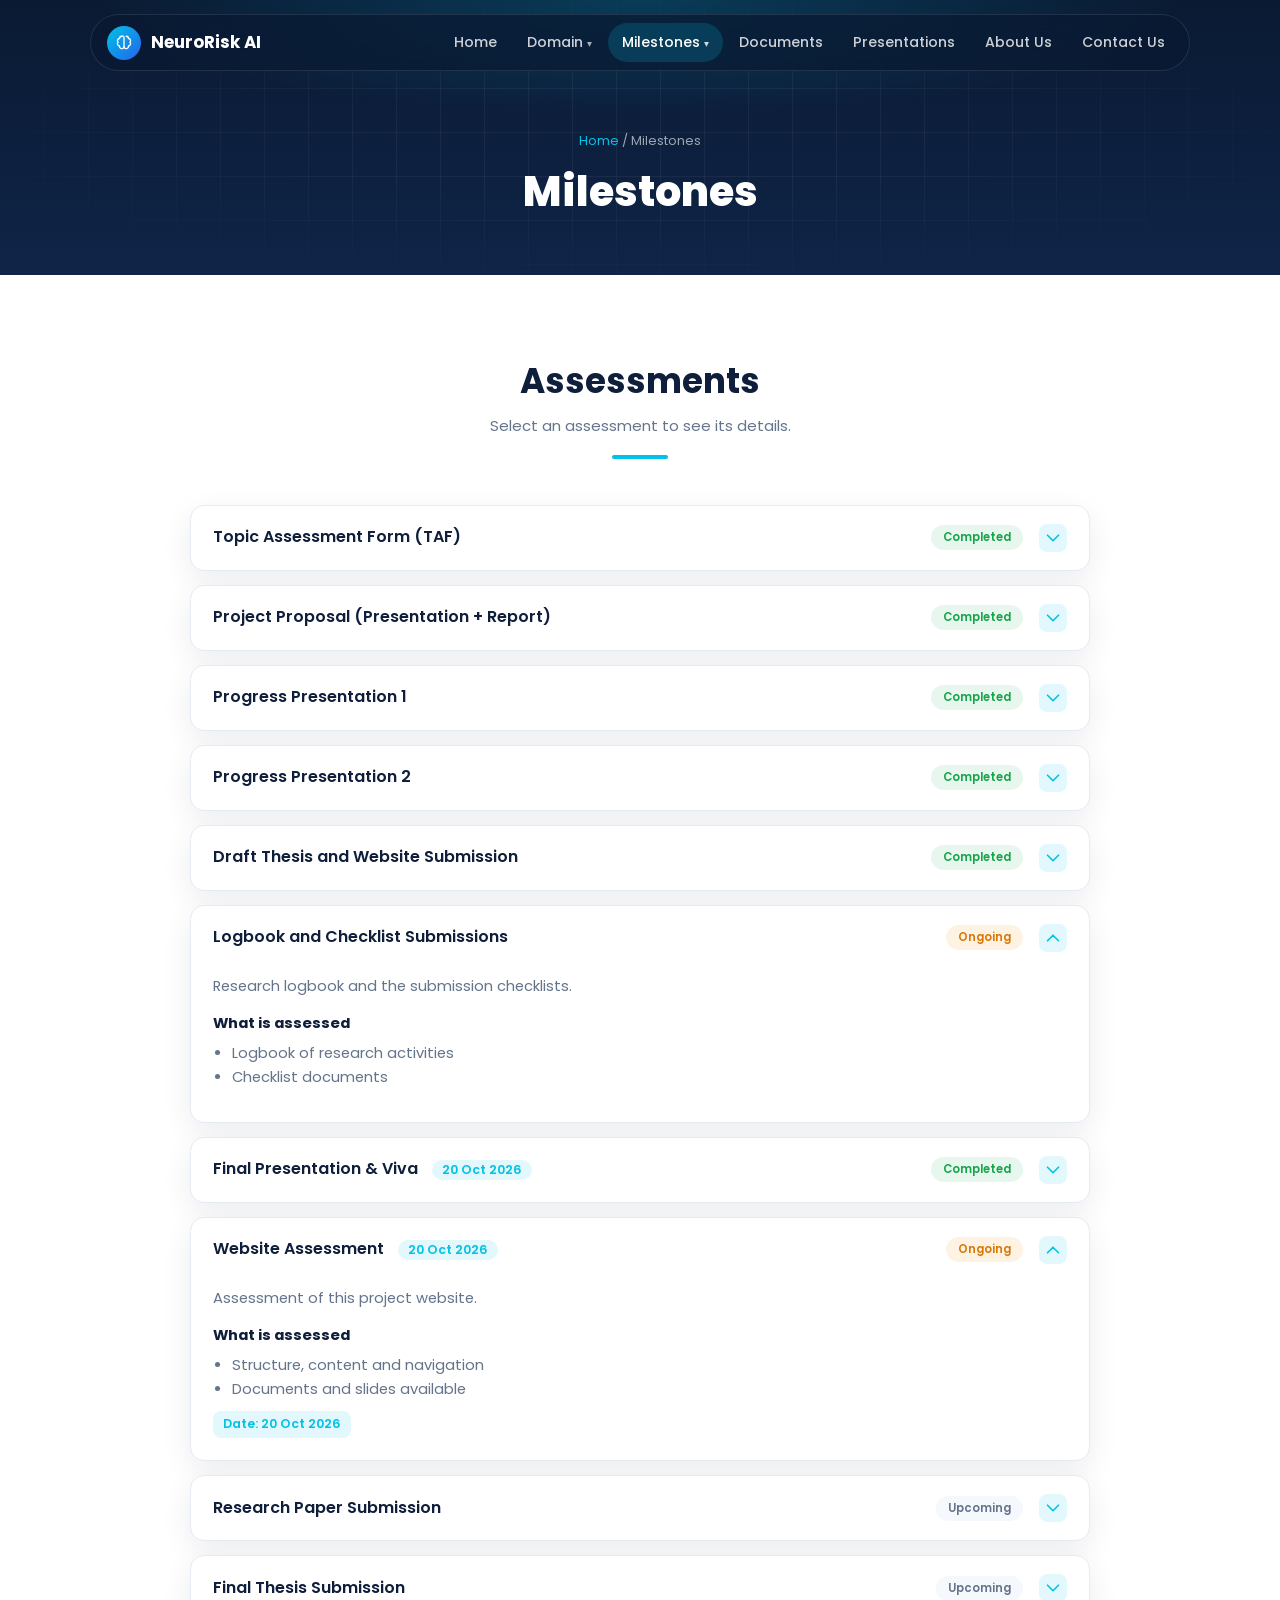
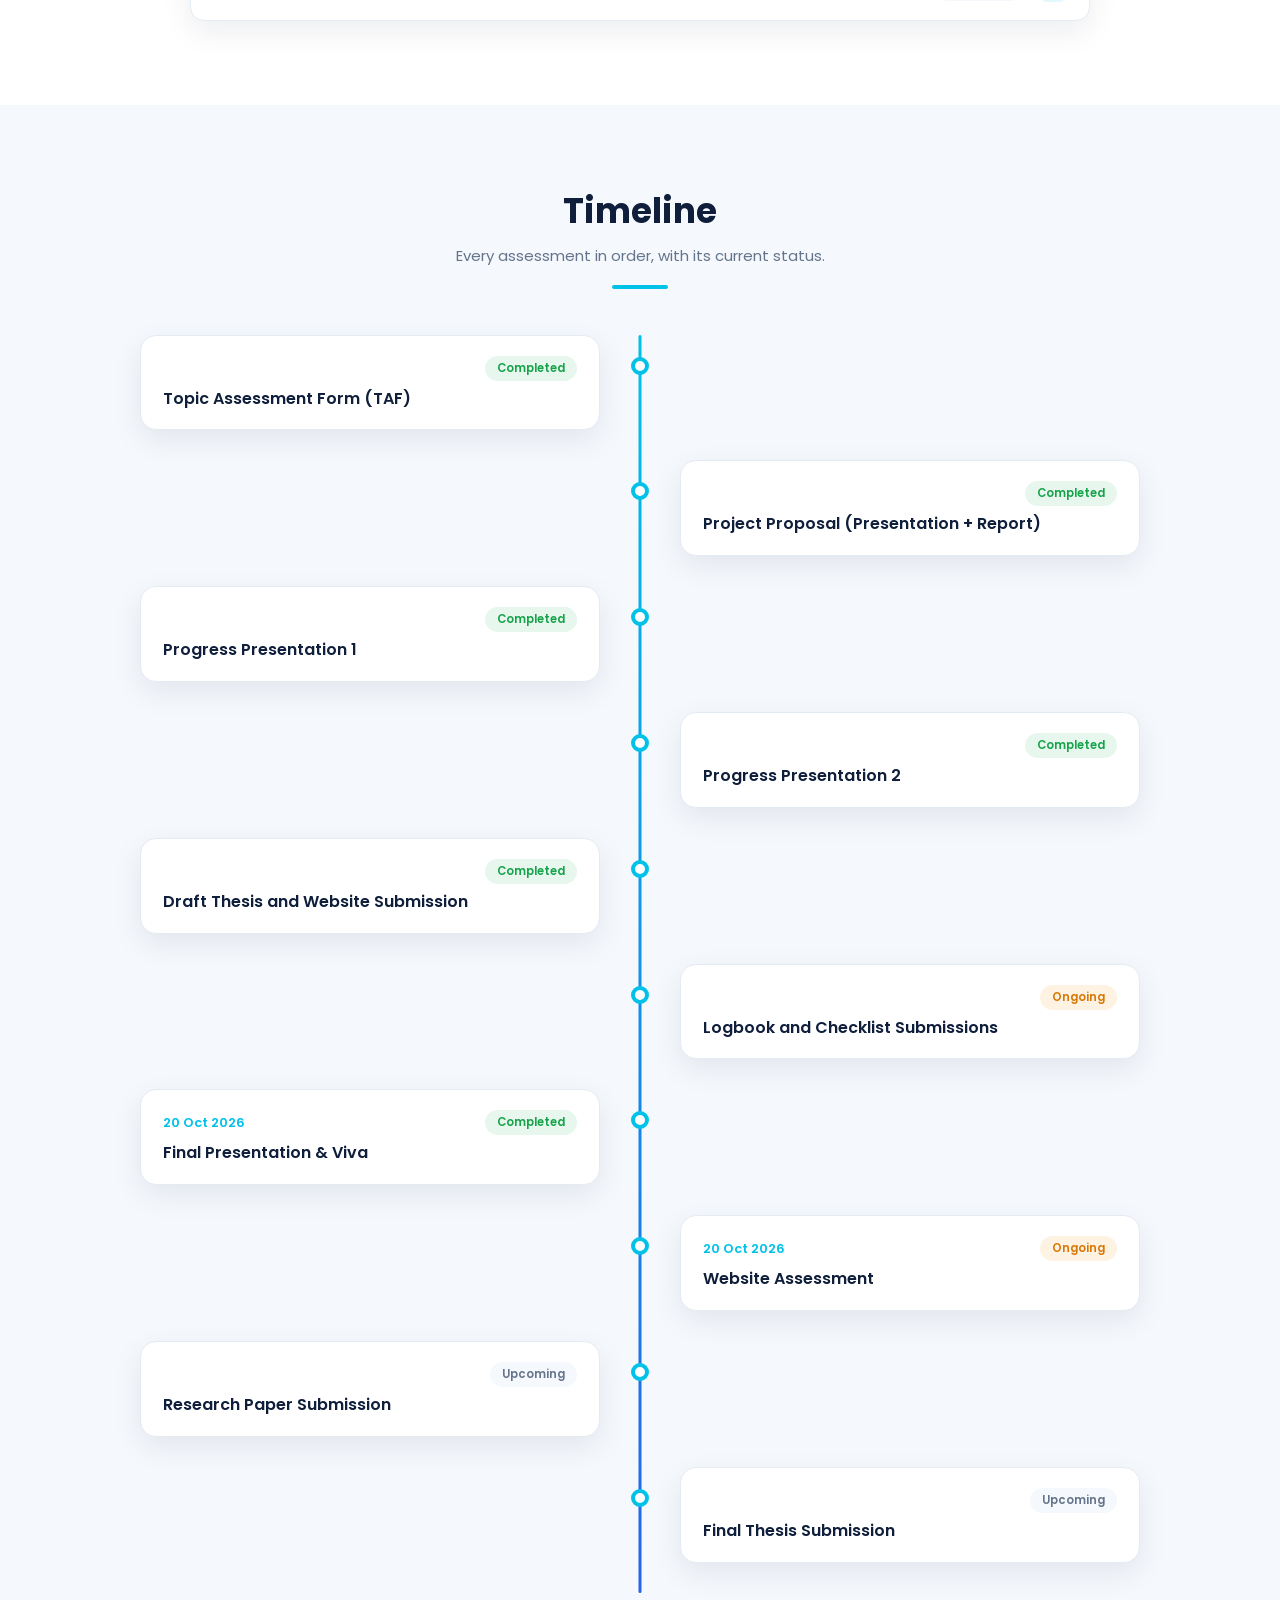
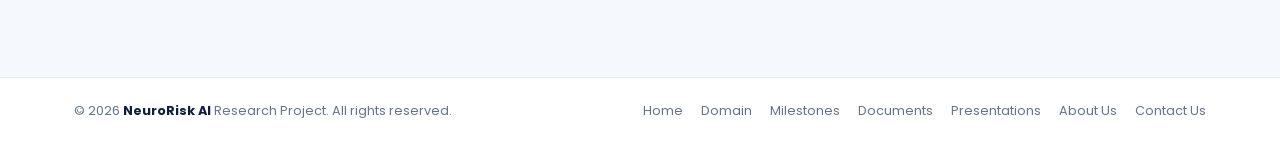
<file: milestones.html>
<!DOCTYPE html>
<html lang="en">
<head>
<meta charset="UTF-8">
<meta name="viewport" content="width=device-width, initial-scale=1, viewport-fit=cover">
<meta name="description" content="Every assessment in the project, with its details, date and marks.">
<title>Milestones | NeuroRisk AI — R26-DS-015</title>
<link rel="preconnect" href="https://fonts.googleapis.com">
<link rel="preconnect" href="https://fonts.gstatic.com" crossorigin>
<link href="https://fonts.googleapis.com/css2?family=Poppins:wght@400;500;600;700;800&display=swap" rel="stylesheet">
<link rel="stylesheet" href="css/style.css">
</head>
<body>
<header class="nav"><div class="bar">
  <a class="logo" href="index.html"><span class="logo-badge"><svg class="ico" viewBox="0 0 24 24" aria-hidden="true"><path d="M9 3a3 3 0 0 0-3 3 3 3 0 0 0-2 5 3 3 0 0 0 2 5 3 3 0 0 0 6 1V5a2 2 0 0 0-3-2z"/><path d="M15 3a3 3 0 0 1 3 3 3 3 0 0 1 2 5 3 3 0 0 1-2 5 3 3 0 0 1-6 1"/></svg></span><span>NeuroRisk AI</span></a>
  <input type="checkbox" id="navToggle" aria-label="Toggle menu"><label for="navToggle" class="menu-btn">Menu</label>
  <ul id="navList"><li><a href="index.html">Home</a></li><li class="has-dd"><a href="domain.html" aria-haspopup="true">Domain<span class="caret">▾</span></a><ul class="dropdown" aria-label="Domain"><li><a href="domain.html#literature">Literature Survey</a></li><li><a href="domain.html#gap">Research Gap</a></li><li><a href="domain.html#problem">Research Problem</a></li><li><a href="domain.html#objectives">Research Objectives</a></li><li><a href="domain.html#methodology">Methodology</a></li><li><a href="domain.html#technologies">Technologies Used</a></li></ul></li><li class="has-dd"><a href="milestones.html" class="active" aria-current="page" aria-haspopup="true">Milestones<span class="caret">▾</span></a><ul class="dropdown" aria-label="Milestones"><li><a href="milestones.html#taf">Topic Assessment Form (TAF)</a></li><li><a href="milestones.html#proposal">Project Proposal (Presentation + Report)</a></li><li><a href="milestones.html#pp1">Progress Presentation 1</a></li><li><a href="milestones.html#pp2">Progress Presentation 2</a></li><li><a href="milestones.html#draft-thesis">Draft Thesis and Website Submission</a></li><li><a href="milestones.html#logbook">Logbook and Checklist Submissions</a></li><li><a href="milestones.html#final">Final Presentation &amp; Viva</a></li><li><a href="milestones.html#website">Website Assessment</a></li><li><a href="milestones.html#paper">Research Paper Submission</a></li><li><a href="milestones.html#final-thesis">Final Thesis Submission</a></li></ul></li><li><a href="documents.html">Documents</a></li><li><a href="presentations.html">Presentations</a></li><li><a href="about.html">About Us</a></li><li><a href="contact.html">Contact Us</a></li></ul>
</div></header>
<main>
<section class="page-hero"><div class="wrap">
  <div class="crumbs"><a href="index.html">Home</a> / Milestones</div>
  <h1>Milestones</h1></div></section>
<section class="sec "><div class="wrap">
<div class="sec-head"><h2>Assessments</h2><p>Select an assessment to see its details.</p></div>
<div class="ms-list"><details class="ms" id="taf">
  <summary><h3>Topic Assessment Form (TAF)</h3><span class="status done">Completed</span><span class="chev"><svg class="ico" viewBox="0 0 24 24" aria-hidden="true"><path d="m6 9 6 6 6-6"/></svg></span></summary>
  <div class="ms-body"><p>Submission and presentation of the research topic, scope and team for approval.</p><strong style="color:var(--ink)">What is assessed</strong>
  <ul><li>Research topic and problem</li><li>Scope and individual components</li><li>Supervisor and co-supervisor approval</li></ul>
  </div>
</details><details class="ms" id="proposal">
  <summary><h3>Project Proposal (Presentation + Report)</h3><span class="status done">Completed</span><span class="chev"><svg class="ico" viewBox="0 0 24 24" aria-hidden="true"><path d="m6 9 6 6 6-6"/></svg></span></summary>
  <div class="ms-body"><p>Each member presents and submits a proposal for their component.</p><strong style="color:var(--ink)">What is assessed</strong>
  <ul><li>Literature review and research gap</li><li>Objectives and methodology</li><li>Planned timeline and resources</li></ul>
  </div>
</details><details class="ms" id="pp1">
  <summary><h3>Progress Presentation 1</h3><span class="status done">Completed</span><span class="chev"><svg class="ico" viewBox="0 0 24 24" aria-hidden="true"><path d="m6 9 6 6 6-6"/></svg></span></summary>
  <div class="ms-body"><p>First progress review, at roughly 50% of the work.</p><strong style="color:var(--ink)">What is assessed</strong>
  <ul><li>Literature survey</li><li>Datasets and preprocessing</li><li>Preliminary results</li></ul>
  </div>
</details><details class="ms" id="pp2">
  <summary><h3>Progress Presentation 2</h3><span class="status done">Completed</span><span class="chev"><svg class="ico" viewBox="0 0 24 24" aria-hidden="true"><path d="m6 9 6 6 6-6"/></svg></span></summary>
  <div class="ms-body"><p>Second progress review, at roughly 90% of the work.</p><strong style="color:var(--ink)">What is assessed</strong>
  <ul><li>Trained models and evaluation</li><li>System integration</li><li>Remaining work</li></ul>
  </div>
</details><details class="ms" id="draft-thesis">
  <summary><h3>Draft Thesis and Website Submission</h3><span class="status done">Completed</span><span class="chev"><svg class="ico" viewBox="0 0 24 24" aria-hidden="true"><path d="m6 9 6 6 6-6"/></svg></span></summary>
  <div class="ms-body"><p>Submission of the draft thesis for review, together with this project website.</p><strong style="color:var(--ink)">What is assessed</strong>
  <ul><li>Draft individual thesis</li><li>Project website</li></ul>
  </div>
</details><details class="ms" id="logbook" open>
  <summary><h3>Logbook and Checklist Submissions</h3><span class="status now">Ongoing</span><span class="chev"><svg class="ico" viewBox="0 0 24 24" aria-hidden="true"><path d="m6 9 6 6 6-6"/></svg></span></summary>
  <div class="ms-body"><p>Research logbook and the submission checklists.</p><strong style="color:var(--ink)">What is assessed</strong>
  <ul><li>Logbook of research activities</li><li>Checklist documents</li></ul>
  </div>
</details><details class="ms" id="final">
  <summary><h3>Final Presentation &amp; Viva <span class="date">20 Oct 2026</span></h3><span class="status done">Completed</span><span class="chev"><svg class="ico" viewBox="0 0 24 24" aria-hidden="true"><path d="m6 9 6 6 6-6"/></svg></span></summary>
  <div class="ms-body"><p>Final demonstration of the complete system and oral defence.</p><strong style="color:var(--ink)">What is assessed</strong>
  <ul><li>Live demonstration</li><li>Individual viva</li></ul>
  <div class="row"><span class="marks">Date: 20 Oct 2026</span></div></div>
</details><details class="ms" id="website" open>
  <summary><h3>Website Assessment <span class="date">20 Oct 2026</span></h3><span class="status now">Ongoing</span><span class="chev"><svg class="ico" viewBox="0 0 24 24" aria-hidden="true"><path d="m6 9 6 6 6-6"/></svg></span></summary>
  <div class="ms-body"><p>Assessment of this project website.</p><strong style="color:var(--ink)">What is assessed</strong>
  <ul><li>Structure, content and navigation</li><li>Documents and slides available</li></ul>
  <div class="row"><span class="marks">Date: 20 Oct 2026</span></div></div>
</details><details class="ms" id="paper">
  <summary><h3>Research Paper Submission</h3><span class="status upcoming">Upcoming</span><span class="chev"><svg class="ico" viewBox="0 0 24 24" aria-hidden="true"><path d="m6 9 6 6 6-6"/></svg></span></summary>
  <div class="ms-body"><p>Submission of a research paper describing the system and findings.</p><strong style="color:var(--ink)">What is assessed</strong>
  <ul><li>Paper written to the conference format</li><li>Methodology, results and discussion</li></ul>
  </div>
</details><details class="ms" id="final-thesis">
  <summary><h3>Final Thesis Submission</h3><span class="status upcoming">Upcoming</span><span class="chev"><svg class="ico" viewBox="0 0 24 24" aria-hidden="true"><path d="m6 9 6 6 6-6"/></svg></span></summary>
  <div class="ms-body"><p>Final individual thesis for each component and one group report for the full system.</p><strong style="color:var(--ink)">What is assessed</strong>
  <ul><li>Individual final thesis</li><li>Group final report</li></ul>
  </div>
</details></div>
</div></section><section class="sec soft"><div class="wrap">
<div class="sec-head"><h2>Timeline</h2><p>Every assessment in order, with its current status.</p></div>
<ol class="tl"><li><a class="card tl-card" href="#taf"><div class="meta"><span class="date"></span><span class="status done">Completed</span></div><h4>Topic Assessment Form (TAF)</h4></a></li><li><a class="card tl-card" href="#proposal"><div class="meta"><span class="date"></span><span class="status done">Completed</span></div><h4>Project Proposal (Presentation + Report)</h4></a></li><li><a class="card tl-card" href="#pp1"><div class="meta"><span class="date"></span><span class="status done">Completed</span></div><h4>Progress Presentation 1</h4></a></li><li><a class="card tl-card" href="#pp2"><div class="meta"><span class="date"></span><span class="status done">Completed</span></div><h4>Progress Presentation 2</h4></a></li><li><a class="card tl-card" href="#draft-thesis"><div class="meta"><span class="date"></span><span class="status done">Completed</span></div><h4>Draft Thesis and Website Submission</h4></a></li><li><a class="card tl-card" href="#logbook"><div class="meta"><span class="date"></span><span class="status now">Ongoing</span></div><h4>Logbook and Checklist Submissions</h4></a></li><li><a class="card tl-card" href="#final"><div class="meta"><span class="date">20 Oct 2026</span><span class="status done">Completed</span></div><h4>Final Presentation &amp; Viva</h4></a></li><li><a class="card tl-card" href="#website"><div class="meta"><span class="date">20 Oct 2026</span><span class="status now">Ongoing</span></div><h4>Website Assessment</h4></a></li><li><a class="card tl-card" href="#paper"><div class="meta"><span class="date"></span><span class="status upcoming">Upcoming</span></div><h4>Research Paper Submission</h4></a></li><li><a class="card tl-card" href="#final-thesis"><div class="meta"><span class="date"></span><span class="status upcoming">Upcoming</span></div><h4>Final Thesis Submission</h4></a></li></ol>
</div></section>
</main>
<footer><div class="wrap"><span>© 2026 <b>NeuroRisk AI</b> Research Project. All rights reserved.</span><nav><a href="index.html">Home</a><a href="domain.html">Domain</a><a href="milestones.html">Milestones</a><a href="documents.html">Documents</a><a href="presentations.html">Presentations</a><a href="about.html">About Us</a><a href="contact.html">Contact Us</a></nav></div></footer>

</body>
</html>
</file>
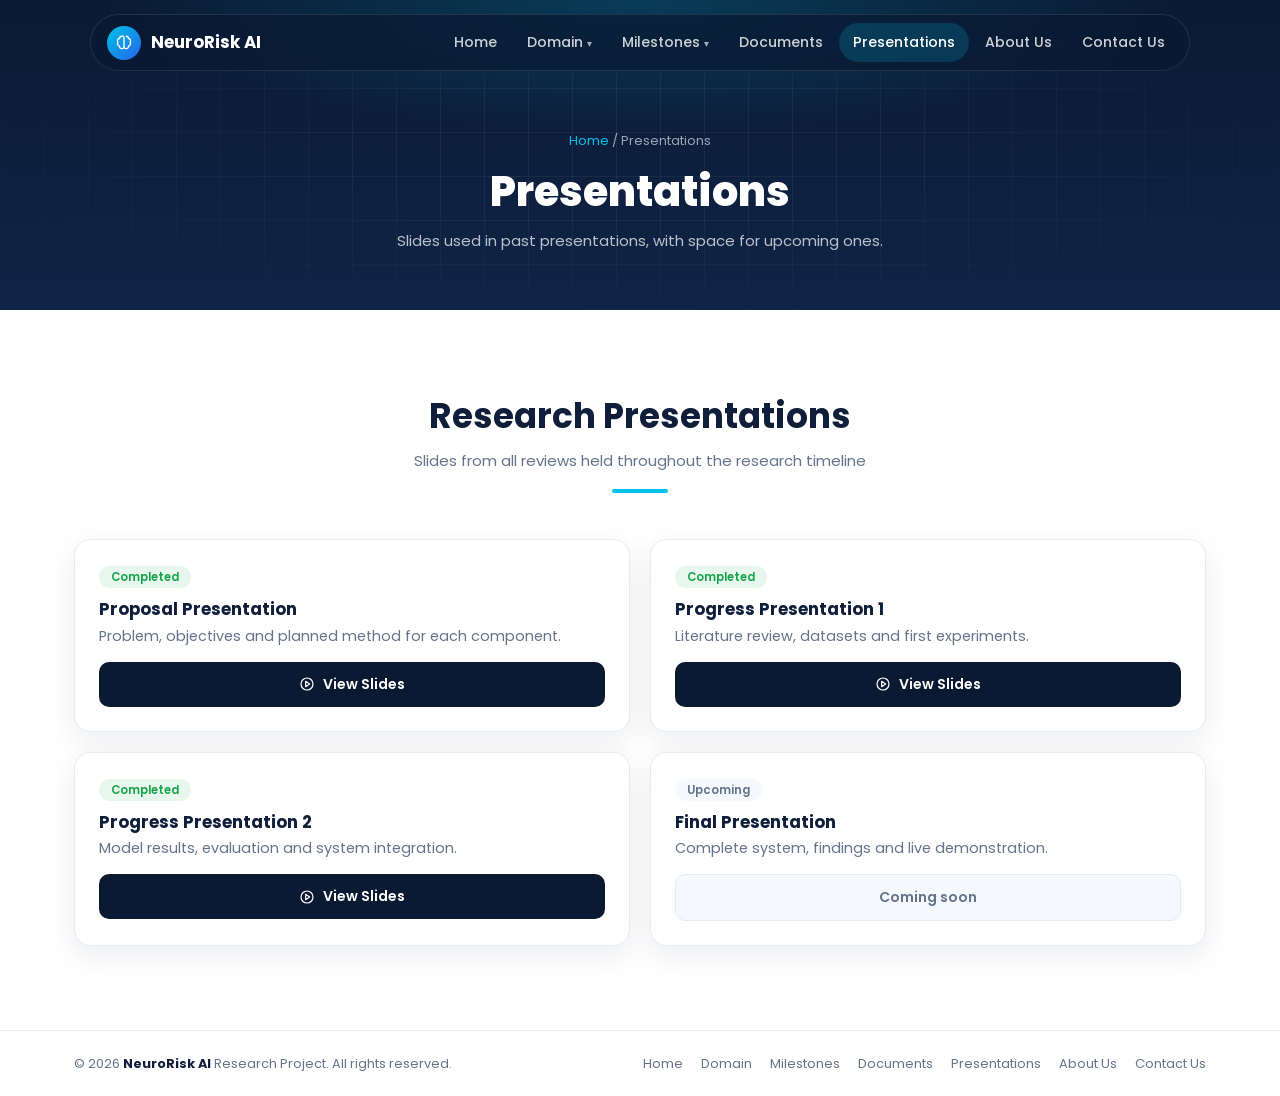
<file: presentations.html>
<!DOCTYPE html>
<html lang="en">
<head>
<meta charset="UTF-8">
<meta name="viewport" content="width=device-width, initial-scale=1, viewport-fit=cover">
<meta name="description" content="Slides used in past presentations, with space for upcoming ones.">
<title>Presentations | NeuroRisk AI — R26-DS-015</title>
<link rel="preconnect" href="https://fonts.googleapis.com">
<link rel="preconnect" href="https://fonts.gstatic.com" crossorigin>
<link href="https://fonts.googleapis.com/css2?family=Poppins:wght@400;500;600;700;800&display=swap" rel="stylesheet">
<link rel="stylesheet" href="css/style.css">
</head>
<body>
<header class="nav"><div class="bar">
  <a class="logo" href="index.html"><span class="logo-badge"><svg class="ico" viewBox="0 0 24 24" aria-hidden="true"><path d="M9 3a3 3 0 0 0-3 3 3 3 0 0 0-2 5 3 3 0 0 0 2 5 3 3 0 0 0 6 1V5a2 2 0 0 0-3-2z"/><path d="M15 3a3 3 0 0 1 3 3 3 3 0 0 1 2 5 3 3 0 0 1-2 5 3 3 0 0 1-6 1"/></svg></span><span>NeuroRisk AI</span></a>
  <input type="checkbox" id="navToggle" aria-label="Toggle menu"><label for="navToggle" class="menu-btn">Menu</label>
  <ul id="navList"><li><a href="index.html">Home</a></li><li class="has-dd"><a href="domain.html" aria-haspopup="true">Domain<span class="caret">▾</span></a><ul class="dropdown" aria-label="Domain"><li><a href="domain.html#literature">Literature Survey</a></li><li><a href="domain.html#gap">Research Gap</a></li><li><a href="domain.html#problem">Research Problem</a></li><li><a href="domain.html#objectives">Research Objectives</a></li><li><a href="domain.html#methodology">Methodology</a></li><li><a href="domain.html#technologies">Technologies Used</a></li></ul></li><li class="has-dd"><a href="milestones.html" aria-haspopup="true">Milestones<span class="caret">▾</span></a><ul class="dropdown" aria-label="Milestones"><li><a href="milestones.html#taf">Topic Assessment Form (TAF)</a></li><li><a href="milestones.html#proposal">Project Proposal (Presentation + Report)</a></li><li><a href="milestones.html#pp1">Progress Presentation 1</a></li><li><a href="milestones.html#pp2">Progress Presentation 2</a></li><li><a href="milestones.html#draft-thesis">Draft Thesis and Website Submission</a></li><li><a href="milestones.html#logbook">Logbook and Checklist Submissions</a></li><li><a href="milestones.html#final">Final Presentation &amp; Viva</a></li><li><a href="milestones.html#website">Website Assessment</a></li><li><a href="milestones.html#paper">Research Paper Submission</a></li><li><a href="milestones.html#final-thesis">Final Thesis Submission</a></li></ul></li><li><a href="documents.html">Documents</a></li><li><a href="presentations.html" class="active" aria-current="page">Presentations</a></li><li><a href="about.html">About Us</a></li><li><a href="contact.html">Contact Us</a></li></ul>
</div></header>
<main>
<section class="page-hero"><div class="wrap">
  <div class="crumbs"><a href="index.html">Home</a> / Presentations</div>
  <h1>Presentations</h1><p>Slides used in past presentations, with space for upcoming ones.</p></div></section>
<section class="sec "><div class="wrap">
<div class="sec-head"><h2>Research Presentations</h2><p>Slides from all reviews held throughout the research timeline</p></div>
<div class="grid2"><div class="card pres"><span class="status done">Completed</span><h4>Proposal Presentation</h4><p>Problem, objectives and planned method for each component.</p><a class="btn-navy" href="https://drive.google.com/file/d/1ppvsT6N100F5wnnnFg6BqZHqeKl1xhdt/view?usp=sharing" target="_blank" rel="noopener"><svg class="ico" viewBox="0 0 24 24" aria-hidden="true"><circle cx="12" cy="12" r="9"/><path d="m10 8 6 4-6 4z"/></svg>View Slides</a></div><div class="card pres"><span class="status done">Completed</span><h4>Progress Presentation 1</h4><p>Literature review, datasets and first experiments.</p><a class="btn-navy" href="https://drive.google.com/file/d/1sGRdBrWa60Z3i4eYzAbRxfxH50XBKADf/view?usp=share_link" target="_blank" rel="noopener"><svg class="ico" viewBox="0 0 24 24" aria-hidden="true"><circle cx="12" cy="12" r="9"/><path d="m10 8 6 4-6 4z"/></svg>View Slides</a></div><div class="card pres"><span class="status done">Completed</span><h4>Progress Presentation 2</h4><p>Model results, evaluation and system integration.</p><a class="btn-navy" href="https://drive.google.com/file/d/1lZee7vji6kFMrE0_WN9kgHvq5GBGM5sL/view?usp=share_link" target="_blank" rel="noopener"><svg class="ico" viewBox="0 0 24 24" aria-hidden="true"><circle cx="12" cy="12" r="9"/><path d="m10 8 6 4-6 4z"/></svg>View Slides</a></div><div class="card pres"><span class="status upcoming">Upcoming</span><h4>Final Presentation</h4><p>Complete system, findings and live demonstration.</p><span class="btn-navy" aria-disabled="true">Coming soon</span></div></div>
</div></section>
</main>
<footer><div class="wrap"><span>© 2026 <b>NeuroRisk AI</b> Research Project. All rights reserved.</span><nav><a href="index.html">Home</a><a href="domain.html">Domain</a><a href="milestones.html">Milestones</a><a href="documents.html">Documents</a><a href="presentations.html">Presentations</a><a href="about.html">About Us</a><a href="contact.html">Contact Us</a></nav></div></footer>

</body>
</html>
</file>
<file: css/style.css>
:root{
  --navy:#0A1A33; --navy2:#0F2447; --navy3:#132C57;
  --cyan:#00C2E8; --cyan-soft:#E3F8FD; --ink:#0F1E3A; --muted:#64748B;
  --bg:#FFFFFF; --bg2:#F5F8FC; --card:#FFFFFF; --line:#E5EBF3;
  --green:#16A34A; --green-soft:#E7F7EE; --amber:#D97706; --amber-soft:#FEF3E2;
  --shadow:0 10px 30px rgba(15,30,58,.08);
  --font:"Poppins", system-ui, -apple-system, "Segoe UI", Roboto, sans-serif;
  box-sizing:border-box;
  padding-top:env(safe-area-inset-top,0px); padding-bottom:env(safe-area-inset-bottom,0px);
}
@media (prefers-color-scheme: dark){
  :root:not([data-theme="light"]){
    --ink:#E6EDF7; --muted:#9AA9BF; --bg:#0B1528; --bg2:#0E1A31; --card:#12203B; --line:#1F3252;
    --cyan-soft:#08334A; --green-soft:#0D3321; --amber-soft:#3A2A0C; --shadow:0 10px 30px rgba(0,0,0,.35);
  }
}
:root[data-theme="dark"]{
  --ink:#E6EDF7; --muted:#9AA9BF; --bg:#0B1528; --bg2:#0E1A31; --card:#12203B; --line:#1F3252;
  --cyan-soft:#08334A; --green-soft:#0D3321; --amber-soft:#3A2A0C; --shadow:0 10px 30px rgba(0,0,0,.35);
}
*,*::before,*::after{box-sizing:inherit}
html{scroll-behavior:smooth;scroll-padding-top:calc(90px + env(safe-area-inset-top,0px))}
@media (prefers-reduced-motion: reduce){html{scroll-behavior:auto}}
body{margin:0;font-family:var(--font);color:var(--ink);background:var(--bg);font-size:15px;line-height:1.65}
img{max-width:100%}
a{color:inherit}
:focus-visible{outline:3px solid var(--cyan);outline-offset:3px;border-radius:6px}
h1,h2,h3,h4,h5{margin:0;line-height:1.3}
p{margin:0 0 .8rem}
.wrap{max-width:1180px;margin:0 auto;padding:0 24px}
.ico{width:22px;height:22px;stroke:currentColor;fill:none;stroke-width:1.8;stroke-linecap:round;stroke-linejoin:round}

/* NAV */
.nav{position:fixed;top:calc(14px + env(safe-area-inset-top,0px));left:0;right:0;z-index:50;pointer-events:none}
.nav .bar{pointer-events:auto;max-width:1100px;margin:0 auto;padding:8px 10px 8px 16px;display:flex;align-items:center;justify-content:space-between;background:rgba(10,26,51,.72);backdrop-filter:blur(14px);border:1px solid rgba(255,255,255,.1);border-radius:999px;color:#fff}
.logo{display:flex;align-items:center;gap:10px;text-decoration:none;font-weight:700;font-size:1.05rem;color:#fff}
.logo-badge{width:34px;height:34px;border-radius:50%;background:linear-gradient(135deg,var(--cyan),#2563EB);display:grid;place-items:center}
.logo-badge .ico{width:18px;height:18px;color:#fff}
.nav ul{list-style:none;margin:0;padding:0;display:flex;gap:2px}
.nav ul a{display:block;text-decoration:none;color:rgba(255,255,255,.8);font-size:.88rem;font-weight:500;padding:8px 14px;border-radius:999px}
.nav ul a:hover,.nav ul a.active{color:#fff;background:rgba(0,194,232,.18)}
.menu-btn{display:none;background:rgba(255,255,255,.08);color:#fff;border:1px solid rgba(255,255,255,.2);border-radius:999px;padding:6px 14px;font:inherit;font-size:.85rem;cursor:pointer}
@media (max-width:920px){
  .nav .bar{margin:0 12px;border-radius:18px;flex-wrap:wrap}
  .menu-btn{display:block}
  .nav ul{display:none;width:100%;flex-direction:column;padding:8px 0 4px}
  .nav ul.open{display:flex}
}

/* HERO */
.hero{position:relative;overflow:hidden;color:#fff;padding:150px 0 90px;text-align:center;
  background:
    radial-gradient(ellipse 60% 50% at 50% 0%,rgba(0,194,232,.22),transparent 70%),
    radial-gradient(ellipse 40% 40% at 85% 80%,rgba(37,99,235,.25),transparent 70%),
    linear-gradient(180deg,var(--navy) 0%,var(--navy2) 100%)}
.hero::before{content:"";position:absolute;inset:0;
  background-image:linear-gradient(rgba(255,255,255,.05) 1px,transparent 1px),linear-gradient(90deg,rgba(255,255,255,.05) 1px,transparent 1px);
  background-size:44px 44px;mask-image:radial-gradient(ellipse at center,#000 30%,transparent 80%);-webkit-mask-image:radial-gradient(ellipse at center,#000 30%,transparent 80%)}
.hero .wrap{position:relative}
.pill{display:inline-flex;align-items:center;gap:8px;font-size:.75rem;font-weight:600;letter-spacing:.08em;text-transform:uppercase;color:var(--cyan);background:rgba(0,194,232,.1);border:1px solid rgba(0,194,232,.35);padding:6px 16px;border-radius:999px;margin-bottom:22px}
.pill::before{content:"";width:7px;height:7px;border-radius:50%;background:var(--cyan);box-shadow:0 0 10px var(--cyan)}
.hero h1{font-size:clamp(1.9rem,4.2vw,3.1rem);font-weight:800;max-width:900px;margin:0 auto 18px;letter-spacing:-.01em}
.hero h1 .hl{color:var(--cyan)}
.hero .lede{max-width:700px;margin:0 auto;color:rgba(255,255,255,.75);font-size:1.02rem}
.hero-actions{display:flex;justify-content:center;flex-wrap:wrap;gap:14px;margin-top:30px}
.btn{display:inline-flex;align-items:center;gap:8px;padding:12px 26px;border-radius:10px;text-decoration:none;font-weight:600;font-size:.92rem;border:1px solid transparent}
.btn-cyan{background:var(--cyan);color:var(--navy)}
.btn-cyan:hover{background:#27D3F5}
.btn-outline{border-color:rgba(255,255,255,.35);color:#fff}
.btn-outline:hover{background:rgba(255,255,255,.08)}
.hero-cards{display:grid;grid-template-columns:repeat(4,1fr);gap:16px;margin-top:56px}
.hero-card{background:rgba(255,255,255,.06);border:1px solid rgba(255,255,255,.12);border-radius:14px;padding:20px 16px;text-align:center;backdrop-filter:blur(6px)}
.hero-card .ic{width:44px;height:44px;margin:0 auto 12px;border-radius:12px;background:rgba(0,194,232,.15);color:var(--cyan);display:grid;place-items:center}
.hero-card h3{font-size:.98rem;font-weight:600;margin-bottom:4px}
.hero-card p{font-size:.82rem;color:rgba(255,255,255,.65);margin:0}
@media (max-width:820px){.hero-cards{grid-template-columns:1fr 1fr}}

/* SECTIONS */
section.sec{padding:84px 0}
section.sec.soft{background:var(--bg2)}
section.sec.dark{background:linear-gradient(180deg,var(--navy),var(--navy3));color:#fff}
.sec-head{text-align:center;max-width:640px;margin:0 auto 46px}
.sec-head h2{font-size:clamp(1.6rem,3vw,2.15rem);font-weight:700}
.sec-head p{color:var(--muted);margin:10px 0 0}
.sec-head::after{content:"";display:block;width:56px;height:4px;border-radius:4px;background:var(--cyan);margin:16px auto 0}
.dark .sec-head p{color:rgba(255,255,255,.7)}
.card{background:var(--card);border:1px solid var(--line);border-radius:16px;box-shadow:var(--shadow)}
.icon-box{flex:none;width:44px;height:44px;border-radius:12px;background:var(--cyan-soft);color:var(--cyan);display:grid;place-items:center}

/* domain */
.ps{display:grid;grid-template-columns:1fr 1fr;gap:28px;padding:34px;align-items:center;margin-bottom:28px}
.ps h3{font-size:1.2rem;font-weight:700;text-align:center;margin:10px 0 8px}
.ps .txt p{text-align:center;color:var(--muted)}
.ps .icon-box{margin:0 auto}
.ps .txt > div + div{margin-top:24px}
.ps-visual{display:grid;grid-template-columns:1fr 1fr;gap:14px}
.ps-visual .tile{border-radius:14px;min-height:170px;padding:18px;color:#fff;display:flex;flex-direction:column;justify-content:flex-end;position:relative;overflow:hidden}
.ps-visual .tile svg.bg{position:absolute;inset:0;width:100%;height:100%;opacity:.35}
.ps-visual .tile strong{position:relative;font-size:.95rem}
.ps-visual .tile span{position:relative;font-size:.78rem;opacity:.8}
.t1{background:linear-gradient(135deg,#0A1A33,#1D4ED8)}.t2{background:linear-gradient(135deg,#0E7490,#00C2E8)}
.t3{background:linear-gradient(135deg,#7C3AED,#0A1A33)}.t4{background:linear-gradient(135deg,#0F766E,#0A1A33)}
.block-card{padding:30px;margin-bottom:28px}
.block-card .bh{display:flex;align-items:center;gap:14px;margin-bottom:14px}
.block-card h3{font-size:1.15rem;font-weight:700}
.block-card p,.block-card li{color:var(--muted)}
.block-card ul{padding-left:1.2rem;margin:0 0 .8rem}
.refs{font-size:.85rem;color:var(--muted);padding:0 6px}
.refs h4{font-size:.95rem;color:var(--ink);margin-bottom:8px}
.refs p{margin:0 0 4px}
.obj-head{margin-top:42px}
.grid2{display:grid;grid-template-columns:1fr 1fr;gap:20px}
.feat{display:flex;gap:16px;padding:24px}
.feat h4{font-size:1rem;font-weight:600;margin-bottom:4px}
.feat p{color:var(--muted);font-size:.9rem;margin:0}
.feat .who{display:inline-block;font-size:.72rem;font-weight:600;color:var(--cyan);background:var(--cyan-soft);padding:2px 10px;border-radius:999px;margin-bottom:6px}
.feat ul{margin:4px 0 0;padding-left:1.1rem;color:var(--muted);font-size:.9rem}
@media (max-width:820px){.ps,.grid2{grid-template-columns:1fr}}

/* overview */
.grid4{display:grid;grid-template-columns:repeat(4,1fr);gap:20px}
.step{padding:26px 20px;text-align:center}
.step .icon-box{margin:0 auto 14px;width:52px;height:52px}
.step h4{font-size:1rem;font-weight:600;margin-bottom:6px}
.step p{color:var(--muted);font-size:.88rem;margin:0}
@media (max-width:900px){.grid4{grid-template-columns:1fr 1fr}}
@media (max-width:520px){.grid4{grid-template-columns:1fr}}

/* tech */
.tech{display:grid;grid-template-columns:repeat(8,1fr);gap:18px;max-width:1000px;margin:0 auto}
.tech-item{text-align:center}
.tech-tile{width:72px;height:72px;margin:0 auto 10px;border-radius:16px;background:#fff;display:grid;place-items:center;box-shadow:0 8px 20px rgba(0,0,0,.25);position:relative}
.tech-tile img{width:38px;height:38px;position:relative;z-index:1}
.tech-tile .fb{position:absolute;font-weight:700;font-size:1rem;color:var(--navy)}
.tech-tile img + .fb{display:none}
.tech-item span{font-size:.8rem;color:rgba(255,255,255,.85)}
@media (max-width:900px){.tech{grid-template-columns:repeat(4,1fr)}}

/* architecture */
.arch{padding:34px;max-width:900px;margin:0 auto}
.arch-grid{display:grid;grid-template-columns:1fr 1.1fr 1fr;grid-template-rows:auto auto;gap:22px;align-items:center}
.node{border:1px solid var(--line);border-radius:12px;padding:16px;text-align:center;background:var(--bg2)}
.node .icon-box{margin:0 auto 8px;width:38px;height:38px}
.node strong{display:block;font-size:.9rem}
.node span{font-size:.78rem;color:var(--muted)}
.engine{grid-row:1 / span 2;grid-column:2;background:linear-gradient(135deg,var(--navy),var(--navy3));color:#fff;border-radius:16px;padding:30px 20px;text-align:center;box-shadow:0 14px 30px rgba(10,26,51,.35)}
.engine .icon-box{background:rgba(0,194,232,.18);margin:0 auto 12px;width:56px;height:56px}
.engine h5{font-size:1.05rem;margin-bottom:4px}
.engine p{color:rgba(255,255,255,.7);font-size:.85rem;margin:0}
.arch-text{text-align:center;color:var(--muted);margin:26px auto 0;max-width:700px;font-size:.92rem}
@media (max-width:700px){.arch-grid{grid-template-columns:1fr 1fr}.engine{grid-row:auto;grid-column:1 / -1;order:-1}}

/* timeline */
.tl{position:relative;max-width:1000px;margin:0 auto;padding:0;list-style:none}
.tl::before{content:"";position:absolute;left:50%;top:0;bottom:0;width:3px;background:linear-gradient(var(--cyan),#2563EB);transform:translateX(-50%);border-radius:3px}
.tl li{position:relative;width:50%;padding:0 40px 30px 0}
.tl li:nth-child(even){margin-left:50%;padding:0 0 30px 40px}
.tl li::after{content:"";position:absolute;top:22px;right:-9px;width:18px;height:18px;border-radius:50%;background:var(--card);border:4px solid var(--cyan);z-index:1}
.tl li:nth-child(even)::after{right:auto;left:-9px}
.tl .card{padding:20px 22px}
.tl .meta{display:flex;justify-content:space-between;align-items:center;gap:10px;margin-bottom:8px}
.tl .date{font-size:.8rem;font-weight:600;color:var(--cyan)}
.status{font-size:.72rem;font-weight:600;padding:3px 12px;border-radius:999px;background:var(--bg2);color:var(--muted)}
.status.done{background:var(--green-soft);color:var(--green)}
.status.now{background:var(--amber-soft);color:var(--amber)}
.tl h4{font-size:1rem;font-weight:600;margin-bottom:4px}
.tl p{color:var(--muted);font-size:.88rem;margin:0 0 8px}
.marks{display:inline-block;font-size:.78rem;font-weight:600;background:var(--cyan-soft);color:var(--cyan);padding:3px 10px;border-radius:8px}
@media (max-width:760px){
  .tl::before{left:9px}
  .tl li,.tl li:nth-child(even){width:100%;margin:0;padding:0 0 24px 38px}
  .tl li::after,.tl li:nth-child(even)::after{left:0;right:auto}
}

/* documents */
.docs{display:grid;grid-template-columns:1fr 1fr;gap:22px;align-items:start}
.docs > *,.grid2 > *,.grid4 > *{min-width:0}
.doc-card{background:linear-gradient(160deg,var(--navy),var(--navy3));color:#fff;border-radius:16px;padding:24px;box-shadow:0 14px 30px rgba(10,26,51,.25)}
.avail{display:inline-block;font-size:.68rem;font-weight:700;letter-spacing:.08em;text-transform:uppercase;padding:3px 10px;border-radius:999px;background:rgba(22,163,74,.2);color:#4ADE80;margin-bottom:10px}
.avail.pending{background:rgba(217,119,6,.2);color:#FBBF24}
.doc-card h3{font-size:1.1rem;font-weight:700;margin-bottom:2px}
.doc-card > p{font-size:.85rem;color:rgba(255,255,255,.65);margin-bottom:16px}
.doc-row{display:flex;align-items:center;gap:12px;padding:10px 12px;border-radius:10px;background:rgba(255,255,255,.06);margin-top:8px}
.doc-row .fi{flex:none;width:34px;height:34px;border-radius:8px;background:rgba(0,194,232,.15);color:var(--cyan);display:grid;place-items:center}
.doc-row .fi .ico{width:18px;height:18px}
.doc-row .dm{flex:1;min-width:0}
.doc-row strong{display:block;font-size:.86rem;font-weight:500;white-space:nowrap;overflow:hidden;text-overflow:ellipsis}
.doc-row span{font-size:.74rem;color:rgba(255,255,255,.6)}
.view{flex:none;display:inline-flex;align-items:center;gap:6px;background:var(--cyan);color:var(--navy);text-decoration:none;font-weight:600;font-size:.8rem;padding:7px 14px;border-radius:8px}
.view .ico{width:15px;height:15px}
.view:hover{background:#27D3F5}
.view[aria-disabled="true"]{background:rgba(255,255,255,.12);color:rgba(255,255,255,.55);pointer-events:none}
@media (max-width:820px){.docs{grid-template-columns:1fr}}

/* presentations */
.pres{padding:24px}
.pres h4{font-size:1.05rem;font-weight:700;margin:10px 0 4px}
.pres p{color:var(--muted);font-size:.9rem}
.btn-navy{display:flex;justify-content:center;align-items:center;gap:8px;background:var(--navy);color:#fff;text-decoration:none;font-weight:600;font-size:.88rem;padding:11px;border-radius:10px;margin-top:10px}
.btn-navy:hover{background:var(--navy3)}
.btn-navy .ico{width:16px;height:16px}
.btn-navy[aria-disabled="true"]{background:var(--bg2);color:var(--muted);pointer-events:none;border:1px solid var(--line)}

/* use cases */
.uc{padding:22px}
.uc h4{font-size:.95rem;font-weight:600;margin-bottom:6px}
.uc p{color:var(--muted);font-size:.85rem;margin:0}

/* recognitions */
.recog{max-width:760px;margin:0 auto;display:grid;gap:24px}
.rc{padding:30px}
.rc .status{display:inline-flex;align-items:center;gap:6px}
.rc h3{font-size:1.3rem;font-weight:700;margin:14px 0 8px}
.rc > p{color:var(--muted)}
.rc-grid{display:grid;grid-template-columns:repeat(auto-fit,minmax(160px,1fr));gap:12px;margin-top:16px}
.rc-grid div{background:var(--bg2);border:1px solid var(--line);border-radius:10px;padding:12px 14px}
.rc-grid small{display:block;font-size:.7rem;font-weight:600;text-transform:uppercase;letter-spacing:.05em;color:var(--muted)}
.rc-grid b{font-size:.88rem;font-weight:600}
.empty{text-align:center;padding:40px;color:var(--muted)}

/* people */
.people-title{text-align:center;font-size:1.15rem;font-weight:700;margin:0 0 22px}
.people{display:grid;gap:20px;margin:0 auto 48px}
.people.sup{grid-template-columns:repeat(2,minmax(0,300px));justify-content:center}
.people.team{grid-template-columns:repeat(4,1fr)}
.person{padding:26px 18px;text-align:center}
.avatar{width:96px;height:96px;border-radius:50%;margin:0 auto 14px;position:relative;overflow:hidden;background:linear-gradient(135deg,var(--navy),#2563EB);display:grid;place-items:center;border:3px solid var(--cyan-soft);box-shadow:0 0 0 3px var(--cyan)}
.avatar span{color:#fff;font-weight:700;font-size:1.6rem}
.avatar img{position:absolute;inset:0;width:100%;height:100%;object-fit:cover}
.person h4{font-size:1rem;font-weight:700}
.role-pill{display:inline-block;font-size:.66rem;font-weight:700;letter-spacing:.08em;text-transform:uppercase;background:var(--cyan-soft);color:var(--cyan);padding:3px 12px;border-radius:999px;margin:6px 0 8px}
.person p{font-size:.82rem;color:var(--muted);margin:0}
.person .comp{font-size:.8rem;font-weight:600;color:var(--ink);margin-top:4px}
.socials{display:flex;justify-content:center;gap:10px;margin-top:14px}
.socials a{width:34px;height:34px;border-radius:9px;background:var(--cyan-soft);color:var(--cyan);display:grid;place-items:center}
.socials a:hover{background:var(--cyan);color:#fff}
.socials .ico{width:17px;height:17px}
@media (max-width:900px){.people.team{grid-template-columns:1fr 1fr}}
@media (max-width:520px){.people.team,.people.sup{grid-template-columns:1fr}}

/* contact */
.contact{display:grid;grid-template-columns:repeat(3,1fr);gap:22px;max-width:960px;margin:0 auto}
.cc{background:rgba(255,255,255,.05);border:1px solid rgba(255,255,255,.1);border-radius:16px;padding:30px 20px;text-align:center}
.cc .ci{width:52px;height:52px;border-radius:14px;background:var(--cyan);color:var(--navy);display:grid;place-items:center;margin:0 auto 16px;box-shadow:0 0 24px rgba(0,194,232,.45)}
.cc h4{font-size:1.05rem;font-weight:700;margin-bottom:4px}
.cc p{font-size:.82rem;color:rgba(255,255,255,.6);margin:0 0 8px}
.cc a,.cc b{font-size:.88rem;font-weight:600;color:#fff;text-decoration:none}
@media (max-width:760px){.contact{grid-template-columns:1fr}}

footer{background:var(--bg);border-top:1px solid var(--line);padding:22px 0;font-size:.8rem;color:var(--muted)}
footer .wrap{display:flex;justify-content:space-between;flex-wrap:wrap;gap:12px}
footer b{color:var(--ink)}
footer nav{display:flex;gap:18px}
footer nav a{text-decoration:none}

/* ===== additions for the multi-page static version ===== */
#navToggle{position:absolute;opacity:0;pointer-events:none}
.menu-btn{display:none}
@media (max-width:920px){
  .menu-btn{display:block}
  #navToggle:checked ~ ul{display:flex}
  #navToggle:focus-visible + .menu-btn{outline:3px solid var(--cyan);outline-offset:2px}
}
.nav ul li{position:relative}
.dropdown{display:none;position:absolute;top:100%;left:0;min-width:250px;padding:8px;margin-top:6px;list-style:none;
  background:var(--navy);border:1px solid rgba(255,255,255,.12);border-radius:14px;box-shadow:0 18px 40px rgba(0,0,0,.35);z-index:60}
.dropdown::before{content:"";position:absolute;top:-10px;left:0;right:0;height:10px}
.has-dd:hover > .dropdown,.has-dd:focus-within > .dropdown{display:block}
.dropdown a{border-radius:8px!important;font-size:.84rem!important}
.caret{display:inline-block;margin-left:4px;font-size:.7em;opacity:.8}
@media (max-width:920px){
  .dropdown{position:static;display:block;box-shadow:none;border:none;background:transparent;margin:0;padding:0 0 0 14px;min-width:0}
}

/* inner-page banner */
.page-hero{position:relative;overflow:hidden;color:#fff;padding:130px 0 56px;text-align:center;
  background:radial-gradient(ellipse 60% 60% at 50% 0%,rgba(0,194,232,.2),transparent 70%),linear-gradient(180deg,var(--navy),var(--navy2))}
.page-hero::before{content:"";position:absolute;inset:0;background-image:linear-gradient(rgba(255,255,255,.05) 1px,transparent 1px),linear-gradient(90deg,rgba(255,255,255,.05) 1px,transparent 1px);background-size:44px 44px;mask-image:radial-gradient(ellipse at center,#000 30%,transparent 80%);-webkit-mask-image:radial-gradient(ellipse at center,#000 30%,transparent 80%)}
.page-hero .wrap{position:relative}
.page-hero h1{font-size:clamp(1.8rem,3.6vw,2.6rem);font-weight:800}
.page-hero p{color:rgba(255,255,255,.72);max-width:640px;margin:10px auto 0}
.crumbs{font-size:.8rem;color:rgba(255,255,255,.6);margin-bottom:14px}
.crumbs a{color:var(--cyan);text-decoration:none}

/* sub-navigation inside Domain */
.subnav{position:sticky;top:calc(84px + env(safe-area-inset-top,0px));z-index:30;background:var(--bg);border-bottom:1px solid var(--line)}
.subnav .wrap{display:flex;gap:6px;overflow-x:auto;padding-top:10px;padding-bottom:10px;scrollbar-width:none}
.subnav a{flex:none;text-decoration:none;font-size:.84rem;font-weight:600;color:var(--muted);padding:7px 14px;border-radius:999px;border:1px solid var(--line);background:var(--card)}
.subnav a:hover{color:var(--cyan);border-color:var(--cyan)}

/* abstract */
.abstract{max-width:860px;margin:0 auto;padding:34px 38px}
.abstract p{color:var(--muted);font-size:1rem}
.kw{display:flex;flex-wrap:wrap;gap:8px;margin-top:10px}
.kw span{font-size:.78rem;font-weight:600;color:var(--cyan);background:var(--cyan-soft);padding:4px 12px;border-radius:999px}

/* quick links on home */
.quick{display:grid;grid-template-columns:repeat(3,1fr);gap:20px}
.quick a{display:block;text-decoration:none;padding:24px}
.quick a:hover{border-color:var(--cyan)}
.quick h4{font-size:1rem;font-weight:600;margin:12px 0 4px}
.quick p{color:var(--muted);font-size:.88rem;margin:0}
@media (max-width:820px){.quick{grid-template-columns:1fr}}

/* methodology */
.method{display:grid;gap:18px}
.method .card{padding:24px 26px}
.method h4{font-size:1.02rem;font-weight:700;margin-bottom:6px;display:flex;align-items:center;gap:10px}
.method p,.method li{color:var(--muted);font-size:.92rem}
.method ul{margin:6px 0 0;padding-left:1.2rem}
.method .who{font-size:.72rem;font-weight:600;color:var(--cyan);background:var(--cyan-soft);padding:2px 10px;border-radius:999px}

/* text-only tech tiles (no external images) */
.tech-tile .fb{display:block!important;font-size:1.05rem}

/* milestone accordion */
.ms-list{max-width:900px;margin:0 auto;display:grid;gap:14px}
.ms{background:var(--card);border:1px solid var(--line);border-radius:14px;box-shadow:var(--shadow);overflow:hidden}
.ms summary{list-style:none;cursor:pointer;display:grid;grid-template-columns:120px 1fr auto auto;align-items:center;gap:16px;padding:18px 22px}
.ms summary::-webkit-details-marker{display:none}
.ms summary:hover{background:var(--bg2)}
.ms .date{font-size:.82rem;font-weight:600;color:var(--cyan)}
.ms h3{font-size:1rem;font-weight:600}
.ms .chev{width:28px;height:28px;border-radius:8px;background:var(--cyan-soft);color:var(--cyan);display:grid;place-items:center;transition:transform .2s}
.ms[open] .chev{transform:rotate(180deg)}
.ms-body{padding:4px 22px 22px 158px;color:var(--muted);font-size:.92rem}
.ms-body ul{margin:6px 0 10px;padding-left:1.2rem}
.ms-body .row{display:flex;flex-wrap:wrap;gap:10px;margin-top:10px}
@media (max-width:700px){
  .ms summary{grid-template-columns:1fr auto;gap:6px 12px}
  .ms .date{grid-column:1}.ms h3{grid-column:1;grid-row:2}.ms .status{grid-column:2;grid-row:1}.ms .chev{grid-column:2;grid-row:2}
  .ms-body{padding:4px 22px 22px}
}
@media (prefers-reduced-motion: reduce){.ms .chev{transition:none}}
.marks-table{width:100%;max-width:900px;margin:40px auto 0;border-collapse:collapse;font-size:.9rem;background:var(--card);border-radius:14px;overflow:hidden;box-shadow:var(--shadow)}
.marks-table th,.marks-table td{padding:12px 18px;text-align:left;border-bottom:1px solid var(--line)}
.marks-table th{background:var(--navy);color:#fff;font-weight:600}
.marks-table td:last-child,.marks-table th:last-child{text-align:right}
.marks-table tfoot td{font-weight:700}
.table-wrap{overflow-x:auto}

/* about: member email visible */
.person .mail{display:block;font-size:.78rem;color:var(--cyan);text-decoration:none;margin-top:8px;word-break:break-all}

/* contact template */
.tpl{max-width:860px;margin:44px auto 0;padding:30px}
.tpl h3{font-size:1.15rem;font-weight:700;margin-bottom:6px}
.tpl > p{color:var(--muted)}
.tpl pre{white-space:pre-wrap;font-family:var(--font);font-size:.88rem;background:var(--bg2);border:1px solid var(--line);border-radius:12px;padding:18px 20px;margin:14px 0 18px;color:var(--ink)}
.form-grid{display:grid;grid-template-columns:1fr 1fr;gap:14px}
.form-grid label{display:block;font-size:.82rem;font-weight:600;margin-bottom:4px}
.form-grid .full{grid-column:1 / -1}
.form-grid input,.form-grid select,.form-grid textarea{width:100%;font:inherit;font-size:.92rem;padding:11px 14px;border:1px solid var(--line);border-radius:10px;background:var(--bg);color:var(--ink)}
.form-grid textarea{min-height:150px;resize:vertical}
.form-grid button{font:inherit;font-weight:600;border:none;cursor:pointer}
@media (max-width:640px){.form-grid{grid-template-columns:1fr}}
.cc-dark{max-width:960px;margin:0 auto}
.note{font-size:.82rem;color:var(--muted);text-align:center;margin-top:18px}
footer nav{flex-wrap:wrap;gap:8px 18px}
.nav .dropdown{display:none;flex-direction:column;gap:0}
.nav .has-dd:hover > .dropdown,.nav .has-dd:focus-within > .dropdown{display:flex}
@media (max-width:920px){
  .nav .dropdown{display:flex}
  .nav .bar{max-height:calc(100vh - 28px);overflow-y:auto}
}
@media (max-width:920px){
  .nav .dropdown{display:none!important}
  .nav .caret{display:none}
  .nav .bar{background:var(--navy)}
}
.tl-card{display:block;text-decoration:none;color:inherit}
.tl-card:hover{border-color:var(--cyan)}
.tl-card h4{margin:0}
.person .sid{font-size:.8rem;font-weight:600;color:var(--ink);margin-bottom:4px}
.contact.two{grid-template-columns:repeat(2,1fr);max-width:720px}
@media (max-width:760px){.contact.two{grid-template-columns:1fr}}
.tech-tile img{width:38px;height:38px}
.socials a{width:42px;height:42px;border-radius:12px;background:var(--bg2);color:var(--ink);border:1px solid var(--line)}
.socials a:hover{background:var(--cyan-soft);color:var(--cyan);border-color:var(--cyan)}
.socials .ico{width:20px;height:20px}
.socials{margin-top:18px}
.ms summary{grid-template-columns:1fr auto auto}
.ms summary h3 .date{display:inline-block;margin-left:10px;font-size:.78rem;font-weight:600;color:var(--cyan);background:var(--cyan-soft);padding:2px 10px;border-radius:999px;vertical-align:middle}
.ms-body{padding:4px 22px 22px}
@media (max-width:700px){.ms summary{grid-template-columns:1fr auto auto}.ms summary h3,.ms .status,.ms .chev{grid-column:auto;grid-row:auto}}
section.sec.first{padding-top:150px}
.avail.done{background:rgba(22,163,74,.2);color:#4ADE80}
.avail.now{background:rgba(217,119,6,.2);color:#FBBF24}
.avail.upcoming{background:rgba(255,255,255,.1);color:rgba(255,255,255,.7)}
.rc-grid .wide{grid-column:1 / -1}
</file>
